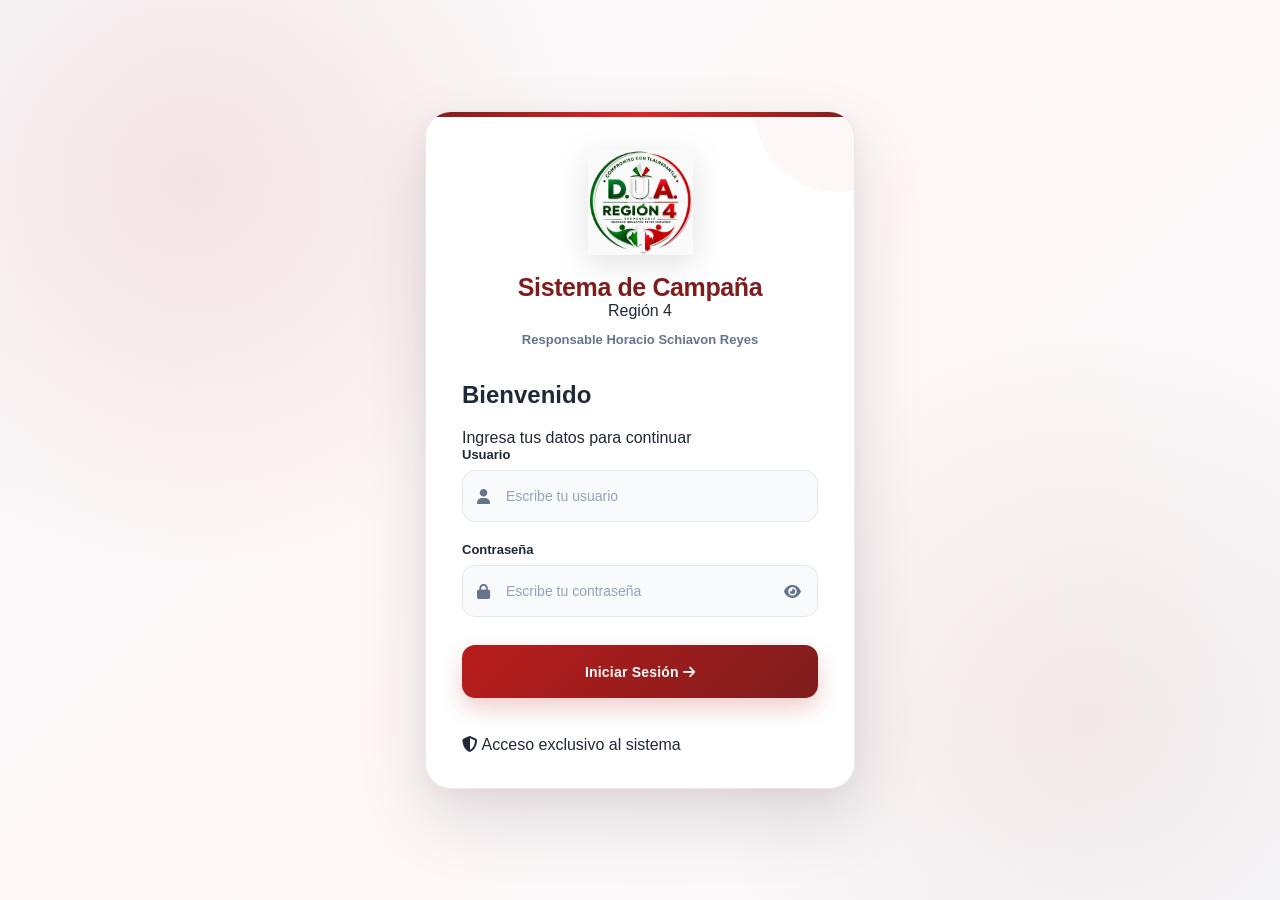
<file: index.html>
<!DOCTYPE html>

<html lang="es">
<head>

<meta charset="UTF-8">

<meta
name="viewport"
content="width=device-width, initial-scale=1.0">

<title>Sistema de Campaña | Región 4</title>

<link
  rel="stylesheet"
  href="css/estilos.css">

<link
  rel="stylesheet"
  href="https://cdnjs.cloudflare.com/ajax/libs/font-awesome/6.5.1/css/all.min.css">

</head>

<body>

<div class="login">

  <!-- ========================================= -->

  <!-- ENCABEZADO -->

  <!-- ========================================= -->

  <div class="logo">


<div class="logo-imagen">

  <img
    src="img/logo.png"
    alt="Logo">

</div>

<h1>
  Sistema de Campaña
</h1>

<div class="region">
  Región 4
</div>

<p>
  Responsable
  <strong>
    Horacio Schiavon Reyes
  </strong>
</p>


  </div>

  <!-- ========================================= -->

  <!-- FORMULARIO -->

  <!-- ========================================= -->

  <div class="formulario-login">


<div class="bienvenida">

  <h2>
    Bienvenido
  </h2>

  <span>
    Ingresa tus datos para continuar
  </span>

</div>


<!-- USUARIO -->

<div class="grupo">

  <label for="usuario">
    Usuario
  </label>

  <div class="input">

    <i class="fa-solid fa-user"></i>

    <input
      type="text"
      id="usuario"
      placeholder="Escribe tu usuario"
      autocomplete="username">

  </div>

</div>


<!-- CONTRASEÑA -->

<div class="grupo">

  <label for="password">
    Contraseña
  </label>

  <div class="input">

    <i class="fa-solid fa-lock"></i>

    <input
      type="password"
      id="password"
      placeholder="Escribe tu contraseña"
      autocomplete="current-password">

    <button
      type="button"
      id="ver"
      aria-label="Mostrar contraseña">

      <i class="fa-solid fa-eye"></i>

    </button>

  </div>

</div>


<!-- BOTÓN -->

<button
  type="button"
  id="login">

  <span>
    Iniciar Sesión
  </span>

  <i class="fa-solid fa-arrow-right"></i>

</button>


<!-- MENSAJE -->

<div
  id="mensaje"
  class="mensaje-login">
</div>


  </div>

  <!-- ========================================= -->

  <!-- PIE -->

  <!-- ========================================= -->

  <div class="login-footer">


<i class="fa-solid fa-shield-halved"></i>

Acceso exclusivo al sistema


  </div>

</div>

<script src="js/login.js"></script>

</body>
</html>
</file>
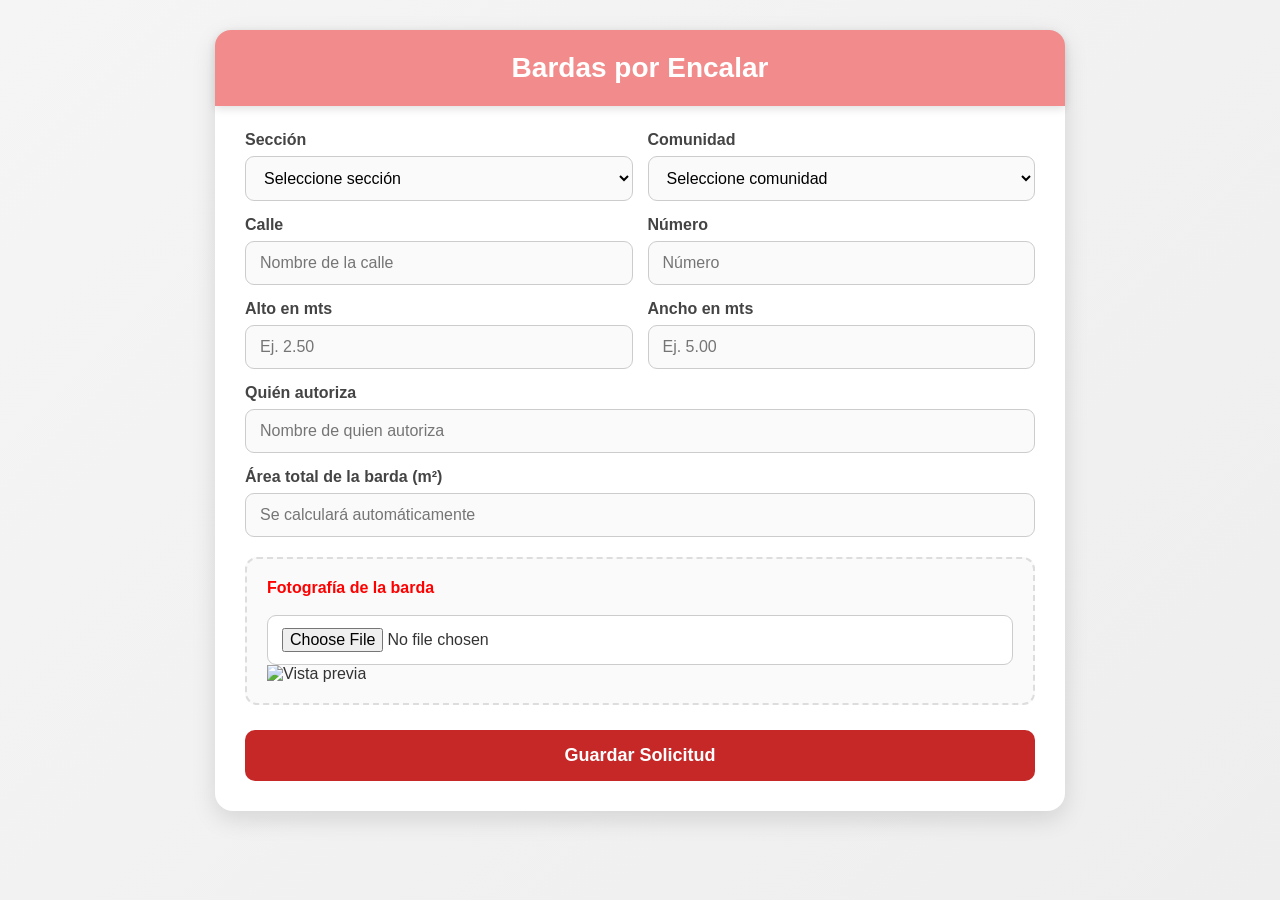
<file: barda.html>
<!DOCTYPE html>
<html lang="es">

<head>

<meta charset="UTF-8">

<meta name="viewport"
      content="width=device-width, initial-scale=1.0">

<title>Bardas por Encalar</title>

<link rel="stylesheet"
      href="css/peti.css">

</head>


<body>


<div class="formulario">


<h1>

<i class="fa-solid fa-paint-roller"></i>

Bardas por Encalar

</h1>


<!-- ================================= -->
<!-- SECCIÓN Y COMUNIDAD -->
<!-- ================================= -->

<div class="fila">


<div class="campo">

<label>
Sección
</label>


<select id="seccion">

<option value="">
Seleccione sección
</option>

<option value="4953">4953</option>
<option value="4954">4954</option>
<option value="4955">4955</option>
<option value="4962">4962</option>
<option value="5025">5025</option>
<option value="5026">5026</option>
<option value="5027">5027</option>
<option value="5034">5034</option>
<option value="5035">5035</option>
<option value="5036">5036</option>
<option value="5049">5049</option>
<option value="5050">5050</option>
<option value="5066">5066</option>
<option value="5067">5067</option>
<option value="5068">5068</option>
<option value="5069">5069</option>
<option value="5070">5070</option>
<option value="5071">5071</option>
<option value="5072">5072</option>
<option value="5073">5073</option>
<option value="5074">5074</option>
<option value="5075">5075</option>
<option value="5076">5076</option>
<option value="5077">5077</option>
<option value="5078">5078</option>
<option value="5079">5079</option>
<option value="5080">5080</option>

</select>

</div>



<div class="campo">

<label>
Comunidad
</label>


<select id="comunidad">

<option value="">
Seleccione comunidad
</option>

</select>

</div>


</div>


<!-- ================================= -->
<!-- CALLE Y NÚMERO -->
<!-- ================================= -->

<div class="fila">


<div class="campo">

<label>
Calle
</label>


<input
type="text"
id="calle"
placeholder="Nombre de la calle">

</div>



<div class="campo">

<label>
Número
</label>


<input
type="text"
id="numero"
placeholder="Número">

</div>


</div>


<!-- ================================= -->
<!-- ALTO Y ANCHO -->
<!-- ================================= -->

<div class="fila">


<div class="campo">

<label>
Alto en mts
</label>


<input
type="number"
id="alto"
step="0.01"
min="0"
placeholder="Ej. 2.50">

</div>



<div class="campo">

<label>
Ancho en mts
</label>


<input
type="number"
id="ancho"
step="0.01"
min="0"
placeholder="Ej. 5.00">

</div>


</div>


<!-- ================================= -->
<!-- QUIÉN AUTORIZA -->
<!-- ================================= -->

<div class="fila">


<div class="campo">

<label>
Quién autoriza
</label>


<input
type="text"
id="autoriza"
placeholder="Nombre de quien autoriza">

</div>


</div>


<!-- ================================= -->
<!-- METROS CUADRADOS -->
<!-- ================================= -->

<div class="campo">

<label>
Área total de la barda (m²)
</label>


<input
type="text"
id="metros"
readonly
placeholder="Se calculará automáticamente">

</div>


<!-- ================================= -->
<!-- FOTOGRAFÍA -->
<!-- ================================= -->

<div class="foto">


<label>
Fotografía de la barda
</label>


<input
type="file"
accept="image/*"
capture="environment"
id="fotoBarda">


<img
id="vistaBarda"
alt="Vista previa">

</div>


<!-- ================================= -->
<!-- BOTÓN -->
<!-- ================================= -->

<button
type="button"
class="boton"
onclick="guardarBarda()">

Guardar Solicitud

</button>


</div>


<script src="js/bardas.js"></script>


</body>

</html>
</file>
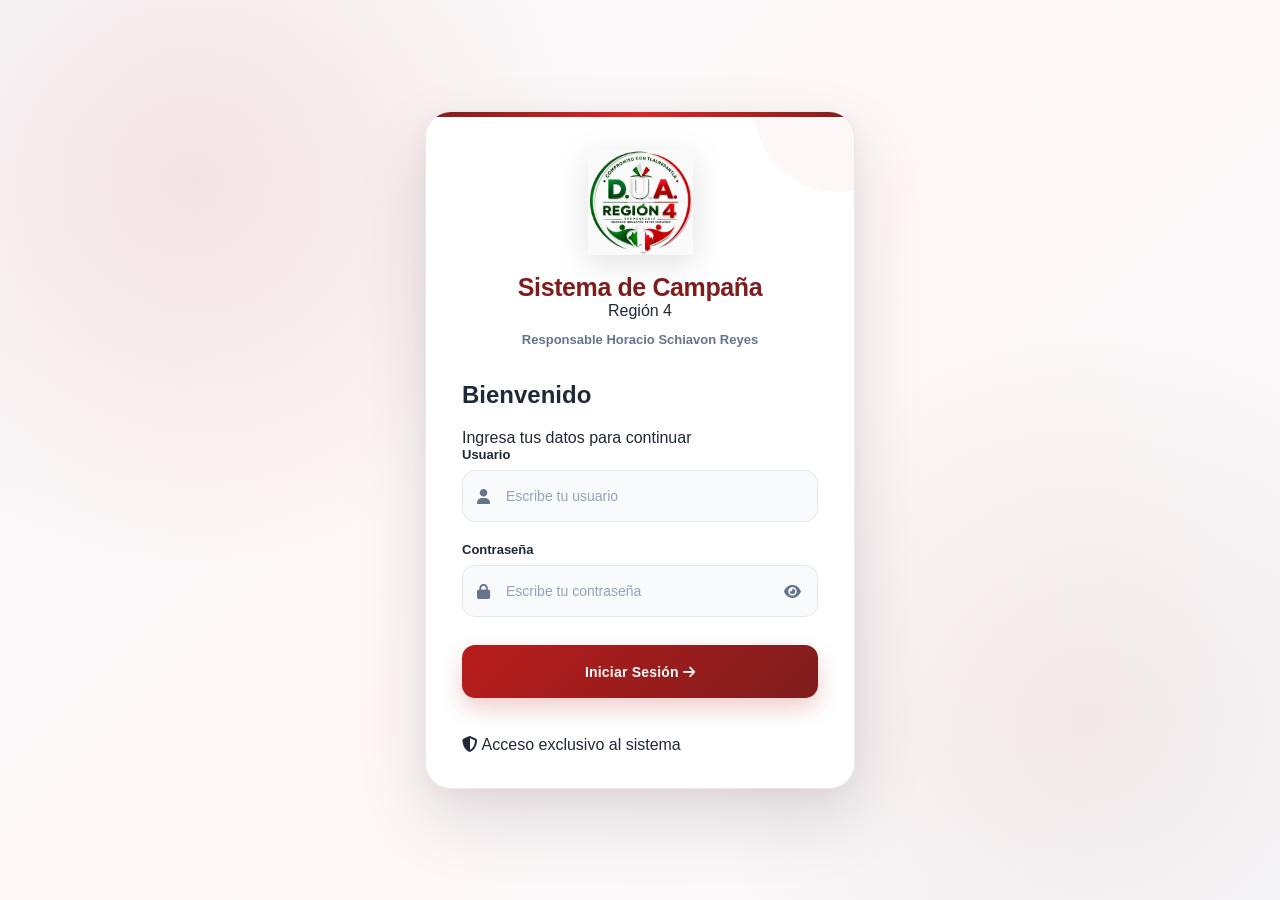
<file: dashboardUsuario.html>
<!DOCTYPE html>
<html lang="es">

<head>

<meta charset="UTF-8">

<meta name="viewport"
      content="width=device-width, initial-scale=1.0">

<title>Dashboard por Usuario</title>

<link rel="stylesheet"
      href="https://cdnjs.cloudflare.com/ajax/libs/font-awesome/6.5.1/css/all.min.css">

<style>

*{
    box-sizing:border-box;
}

body{
    margin:0;
    background:#f4f6f8;
    font-family:"Segoe UI",Arial,sans-serif;
    color:#333;
}

.contenedor{
    width:96%;
    max-width:1500px;
    margin:25px auto;
}

/* =====================================================
   CABECERA
===================================================== */

.cabecera{
    background:linear-gradient(135deg,#991b1b,#dc2626);
    color:white;
    padding:22px 28px;
    border-radius:16px;

    display:flex;
    align-items:center;
    justify-content:space-between;

    box-shadow:0 8px 25px rgba(0,0,0,.15);
    margin-bottom:20px;
}

.titulo{
    display:flex;
    align-items:center;
    gap:15px;
}

.icono-titulo{
    width:55px;
    height:55px;
    border-radius:14px;
    background:rgba(255,255,255,.18);

    display:flex;
    align-items:center;
    justify-content:center;

    font-size:25px;
}

.titulo h1{
    margin:0;
    font-size:25px;
    font-weight:800;
}

.titulo p{
    margin:5px 0 0;
    font-size:13px;
    opacity:.9;
}

.botones{
    display:flex;
    gap:10px;
}

.btn{
    border:none;
    padding:11px 17px;
    border-radius:9px;
    cursor:pointer;
    font-size:14px;
    font-weight:700;
    transition:.2s;
}

.btn:hover{
    transform:translateY(-2px);
}

.regresar{
    background:#7f1d1d;
    color:white;
}

/* =====================================================
   BUSCADOR
===================================================== */

.panel-busqueda{
    background:white;
    border-radius:16px;
    padding:20px;
    margin-bottom:20px;

    box-shadow:0 4px 18px rgba(0,0,0,.07);
}

.panel-busqueda h2{
    margin:0 0 15px;
    color:#7f1d1d;
    font-size:20px;
}

.busqueda{
    display:flex;
    gap:10px;
}

.input-busqueda{
    flex:1;

    border:1px solid #ddd;
    border-radius:10px;

    padding:13px 15px;

    font-size:15px;
    outline:none;
}

.input-busqueda:focus{
    border-color:#b91c1c;
    box-shadow:0 0 0 3px #fee2e2;
}

.btn-buscar{
    border:none;
    border-radius:10px;

    padding:0 22px;

    background:#b91c1c;
    color:white;

    font-weight:700;
    cursor:pointer;
}

.contador{
    margin-top:12px;
    color:#777;
    font-size:13px;
    font-weight:600;
}

/* =====================================================
   PANEL TABLA
===================================================== */

.panel{
    background:white;
    border-radius:16px;
    padding:22px;

    box-shadow:0 4px 18px rgba(0,0,0,.07);
}

.panel-titulo{
    display:flex;
    align-items:center;
    justify-content:space-between;

    margin-bottom:18px;

    border-bottom:1px solid #eee;
    padding-bottom:15px;
}

.panel-titulo h2{
    margin:0;
    color:#7f1d1d;
    font-size:21px;
    font-weight:800;
}

.panel-titulo p{
    margin:5px 0 0;
    color:#777;
    font-size:13px;
}

.tabla-contenedor{
    width:100%;
    overflow-x:auto;

    border-radius:12px;
    border:1px solid #eee;
}

.tabla{
    width:100%;
    border-collapse:collapse;

    min-width:1050px;

    font-size:14px;
}

.tabla thead{
    background:linear-gradient(
        135deg,
        #991b1b,
        #b91c1c
    );

    color:white;
}

.tabla th{
    padding:15px 12px;

    text-align:center;

    font-size:12px;
    font-weight:800;

    text-transform:uppercase;
    letter-spacing:.4px;

    white-space:nowrap;
}

.tabla td{
    padding:13px 12px;

    text-align:center;

    border-bottom:1px solid #eee;

    color:#3f3f46;
    font-weight:600;
}

.tabla tbody tr{
    transition:.15s;
}

.tabla tbody tr:hover{
    background:#fff7f7;
}

/* =====================================================
   USUARIO
===================================================== */

.usuario-login{
    display:inline-flex;
    align-items:center;
    gap:7px;

    padding:7px 10px;

    border-radius:8px;

    background:#fff1f2;
    color:#991b1b;

    font-weight:800;
}

.usuario-nombre{
    text-align:left !important;
    font-weight:700 !important;
}

/* =====================================================
   META
===================================================== */

.meta{
    font-weight:900 !important;
    color:#7f1d1d !important;
}

.meta-pequena{
    display:block;
    font-size:10px;
    color:#999;
    font-weight:600;
}

/* =====================================================
   REGISTROS
===================================================== */

.registros{
    font-weight:900 !important;
    color:#27272a !important;
}

/* =====================================================
   AVANCE
===================================================== */

.porcentaje{
    min-width:160px;
}

.porcentaje-numero{
    display:block;

    font-size:13px;
    font-weight:900;

    color:#991b1b;

    margin-bottom:6px;
}

.barra{
    width:100%;
    height:8px;

    background:#ececec;

    border-radius:20px;

    overflow:hidden;
}

.barra-interior{
    height:100%;

    background:linear-gradient(
        90deg,
        #991b1b,
        #ef4444
    );

    border-radius:20px;

    transition:width .6s ease;
}

/* =====================================================
   VOTARON
===================================================== */

.votaron{
    color:#166534 !important;
    font-weight:900 !important;
}

/* =====================================================
   PENDIENTES
===================================================== */

.pendientes{
    color:#b45309 !important;
    font-weight:900 !important;
}

/* =====================================================
   ESTADO
===================================================== */

.estado{
    font-weight:800;
}

.estado-ok{
    color:#166534;
}

.estado-atrasado{
    color:#b91c1c;
}

.registro-atrasado{
    background:#fff8f8;
}

/* =====================================================
   CARGANDO
===================================================== */

.cargando{
    padding:50px 20px !important;
    text-align:center !important;

    color:#777 !important;

    font-size:15px;
}

.cargando i{
    color:#b91c1c;

    font-size:25px;

    margin-right:8px;
}

/* =====================================================
   MENSAJE
===================================================== */

#mensaje{
    margin-top:15px;

    text-align:center;

    color:#777;

    font-size:13px;
}

/* =====================================================
   RESPONSIVE
===================================================== */

@media(max-width:800px){

    .cabecera{
        flex-direction:column;
        align-items:stretch;
        gap:15px;
    }

    .botones{
        width:100%;
    }

    .btn{
        flex:1;
    }

    .busqueda{
        flex-direction:column;
    }

    .btn-buscar{
        padding:13px;
    }

}

</style>

</head>

<body>

<div class="contenedor">

<!-- =====================================================
     CABECERA
===================================================== -->

<header class="cabecera">

    <div class="titulo">

        <div class="icono-titulo">

            <i class="fa-solid fa-users"></i>

        </div>

        <div>

            <h1>
                Dashboard por Usuario
            </h1>

            <p id="usuarioEstadistica">
                Cargando usuario...
            </p>

        </div>

    </div>


    <div class="botones">

        <button
            class="btn regresar"
            onclick="regresarMenu()">

            <i class="fa-solid fa-arrow-left"></i>

            Menú

        </button>

    </div>

</header>


<!-- =====================================================
     BUSCADOR
===================================================== -->

<section class="panel-busqueda">

    <h2>

        <i class="fa-solid fa-magnifying-glass"></i>

        Buscar usuario

    </h2>


    <div class="busqueda">

        <input
            type="text"
            id="buscarUsuario"
            class="input-busqueda"
            placeholder="Escribe nombre o usuario..."
            autocomplete="off">


        <button
            class="btn-buscar"
            onclick="buscarUsuario()">

            <i class="fa-solid fa-search"></i>

            Buscar

        </button>

    </div>


    <div
        id="contadorUsuarios"
        class="contador">

        Cargando usuarios...

    </div>

</section>


<!-- =====================================================
     TABLA
===================================================== -->

<section class="panel">

    <div class="panel-titulo">

        <div>

            <h2>

                <i class="fa-solid fa-table"></i>

                Avance por usuario

            </h2>

            <p>

                Meta de 90 registros por usuario

            </p>

        </div>

    </div>


    <div class="tabla-contenedor">

        <table class="tabla">

            <thead>

                <tr>

                    <th>
                        Usuario
                    </th>

                    <th>
                        Nombre
                    </th>

                    <th>
                        Meta
                    </th>

                    <th>
                        Registrados
                    </th>

                    <th>
                        Avance
                    </th>

                    <th>
                        Votaron
                    </th>

                    <th>
                        Pendientes por votar
                    </th>

                    <th>
                        Último registro
                    </th>

                </tr>

            </thead>


            <tbody id="tablaUsuarios">

                <tr>

                    <td
                        colspan="8"
                        class="cargando">

                        <i
                            class="fa-solid fa-spinner fa-spin">
                        </i>

                        Cargando usuarios...

                    </td>

                </tr>

            </tbody>

        </table>

    </div>

</section>


<div id="mensaje"></div>

</div>


<script src="js/dashboardUsuario.js"></script>

</body>

</html>
</file>
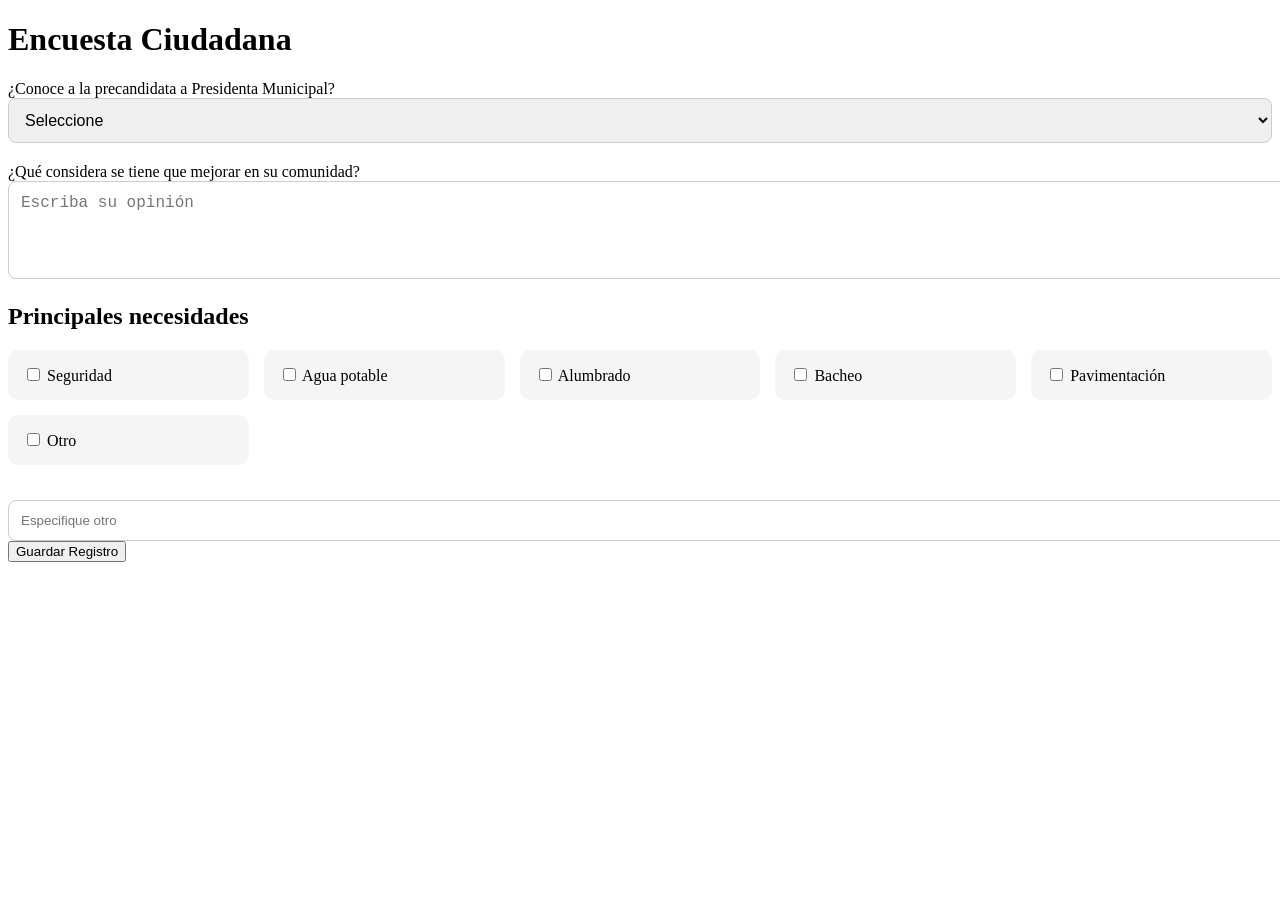
<file: encuesta.html>
<!DOCTYPE html>
<html lang="es">

<head>

<meta charset="UTF-8">

<meta name="viewport" content="width=device-width, initial-scale=1.0">

<title>Encuesta Ciudadana</title>

<link rel="stylesheet" href="css/estylos.css">

</head>


<body>


<div class="formulario">


<h1>
Encuesta Ciudadana
</h1>



<div class="campo">

<label>
¿Conoce a la precandidata a Presidenta Municipal?
</label>


<select id="conoce">

<option value="">
Seleccione
</option>

<option>
Sí
</option>

<option>
No
</option>

</select>


</div>



<div class="campo">


<label>
¿Qué considera se tiene que mejorar en su comunidad?
</label>


<textarea
id="mejora"
rows="4"
placeholder="Escriba su opinión">
</textarea>


</div>




<h2>
Principales necesidades
</h2>


<div class="check">


<label>
<input 
type="checkbox"
value="Seguridad">
Seguridad
</label>


<label>
<input 
type="checkbox"
value="Agua potable">
Agua potable
</label>


<label>
<input 
type="checkbox"
value="Alumbrado">
Alumbrado
</label>


<label>
<input 
type="checkbox"
value="Bacheo">
Bacheo
</label>


<label>
<input 
type="checkbox"
value="Pavimentación">
Pavimentación
</label>


<label>
<input 
type="checkbox"
value="Otro"
id="otroCheck">
Otro
</label>


</div>




<input

id="otro"

placeholder="Especifique otro">


<br>



<button

class="btn"

onclick="guardarEncuesta()">

Guardar Registro

</button>


</div>


<script src="js/encuesta.js"></script>


</body>

</html>
</file>
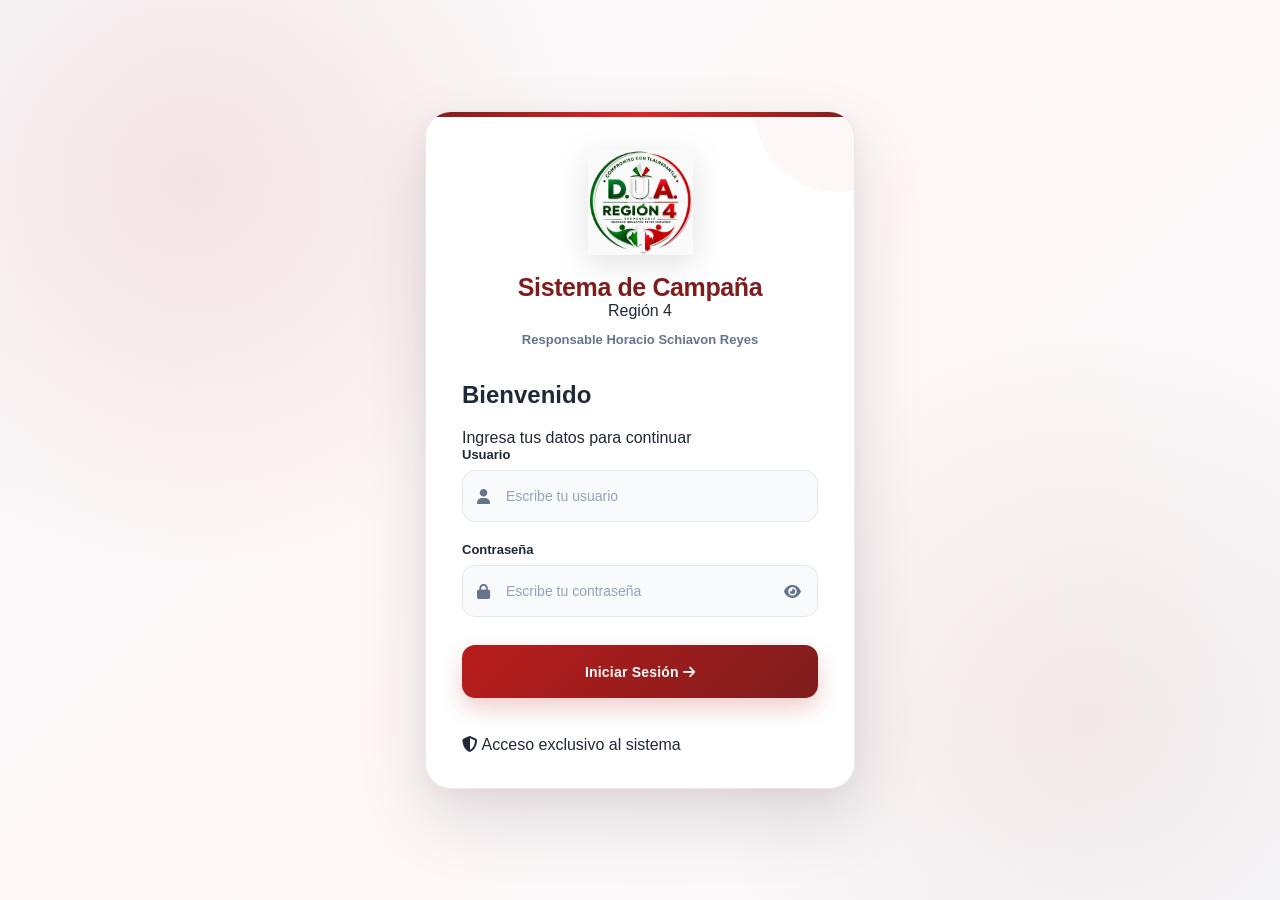
<file: estadistica.html>
<!DOCTYPE html>
<html lang="es">

<head>

<meta charset="UTF-8">

<meta name="viewport"
      content="width=device-width, initial-scale=1.0">

<title>Estadísticas</title>

<link rel="stylesheet"
      href="css/estadistica.css">

<link rel="stylesheet"
      href="https://cdnjs.cloudflare.com/ajax/libs/font-awesome/6.5.1/css/all.min.css">

</head>


<body>


<div class="formulario">


<!-- ========================================
     ENCABEZADO
======================================== -->

<h1>

<i class="fa-solid fa-chart-line"></i>

Estadísticas

</h1>



<!-- ========================================
     BOTÓN REGRESAR
======================================== -->

<button
type="button"
class="boton regresar"
onclick="regresarMenu()">

<i class="fa-solid fa-arrow-left"></i>

Regresar al menú

</button>



<!-- ========================================
     INFORMACIÓN DEL ADMINISTRADOR
======================================== -->

<div class="encabezado">

<div>

<strong>Usuario:</strong>

<span id="nombreUsuario">
Cargando...
</span>

</div>


<div>

<strong>Rol:</strong>

<span id="rolUsuario">
Cargando...
</span>

</div>

</div>



<!-- ========================================
     RESUMEN GENERAL
======================================== -->

<h2>

<i class="fa-solid fa-chart-pie"></i>

Resumen general

</h2>



<div class="resumen">


<div class="tarjeta">

<span class="titulo">
Total de registrados
</span>

<strong id="totalRegistrados">
0
</strong>

</div>



<div class="tarjeta">

<span class="titulo">
Total lista nominal
</span>

<strong id="totalNominal">
0
</strong>

</div>



<div class="tarjeta">

<span class="titulo">
Pendientes por votar
</span>

<strong id="totalPendientes">
0
</strong>

</div>



<div class="tarjeta">

<span class="titulo">
Ya votaron
</span>

<strong id="totalVotaron">
0
</strong>

</div>


</div>



<hr>



<!-- ========================================
     PORCENTAJES
======================================== -->

<h2>

<i class="fa-solid fa-percent"></i>

Porcentajes generales

</h2>



<div class="resumen">


<div class="tarjeta">

<span class="titulo">
Registrados de la lista nominal
</span>

<strong id="piePorcentajeRegistrados">
0%
</strong>

</div>



<div class="tarjeta">

<span class="titulo">
Votaron de los registrados
</span>

<strong id="piePorcentajeVotaron">
0%
</strong>

</div>


</div>



<hr>



<!-- ========================================
     ESTADÍSTICA POR SECCIÓN
======================================== -->

<div class="titulo-seccion-estadistica">


<h2>

<i class="fa-solid fa-chart-column"></i>

Estadística por sección

</h2>



<!-- ========================================
     LEYENDA DE COLORES
======================================== -->

<div
class="leyenda-padron"
style="
display:flex;
align-items:center;
justify-content:flex-end;
flex-wrap:wrap;
gap:8px;
font-size:12px;
">


<span
style="
font-weight:bold;
margin-right:3px;
">

Avance del padrón:

</span>



<!-- 0 - 39% -->

<span
style="
display:inline-flex;
align-items:center;
gap:4px;
white-space:nowrap;
">

<span
style="
display:inline-block;
width:14px;
height:14px;
min-width:14px;
background-color:#ffcccc;
border:1px solid #b00000;
border-radius:3px;
">

</span>

0–39% Muy bajo

</span>



<!-- 40 - 54% -->

<span
style="
display:inline-flex;
align-items:center;
gap:4px;
white-space:nowrap;
">

<span
style="
display:inline-block;
width:14px;
height:14px;
min-width:14px;
background-color:#ffe0b2;
border:1px solid #e65100;
border-radius:3px;
">

</span>

40–54% Regular

</span>



<!-- 55 - 69% -->

<span
style="
display:inline-flex;
align-items:center;
gap:4px;
white-space:nowrap;
">

<span
style="
display:inline-block;
width:14px;
height:14px;
min-width:14px;
background-color:#fff3cd;
border:1px solid #856404;
border-radius:3px;
">

</span>

55–69% En rango

</span>



<!-- 70 - 79% -->

<span
style="
display:inline-flex;
align-items:center;
gap:4px;
white-space:nowrap;
">

<span
style="
display:inline-block;
width:14px;
height:14px;
min-width:14px;
background-color:#d9f2d9;
border:1px solid #286b28;
border-radius:3px;
">

</span>

70–79% Buen avance

</span>



<!-- 80 - 90% -->

<span
style="
display:inline-flex;
align-items:center;
gap:4px;
white-space:nowrap;
">

<span
style="
display:inline-block;
width:14px;
height:14px;
min-width:14px;
background-color:#c8e6c9;
border:1px solid #1b5e20;
border-radius:3px;
">

</span>

80–90% Normal

</span>



<!-- 91 - 99% -->

<span
style="
display:inline-flex;
align-items:center;
gap:4px;
white-space:nowrap;
">

<span
style="
display:inline-block;
width:14px;
height:14px;
min-width:14px;
background-color:#d6e4ff;
border:1px solid #174ea6;
border-radius:3px;
">

</span>

91–99% Muy bueno

</span>



<!-- 100% -->

<span
style="
display:inline-flex;
align-items:center;
gap:4px;
white-space:nowrap;
">

<span
style="
display:inline-block;
width:14px;
height:14px;
min-width:14px;
background-color:#e1bee7;
border:1px solid #6a1b9a;
border-radius:3px;
">

</span>

100% Excelente

</span>


</div>


</div>



<!-- ========================================
     TABLA DE SECCIONES
======================================== -->

<div class="tabla-contenedor">


<table>


<thead>

<tr>

<th>
Sección
</th>

<th>
Lista nominal
</th>

<th>
Registrados
</th>

<th>
% registrados
</th>

<th>
Votaron
</th>

<th>
% votaron
</th>

<th>
Pendientes
</th>

</tr>

</thead>


<tbody
id="tablaSecciones">

<tr>

<td colspan="7">

Cargando información...

</td>

</tr>

</tbody>


</table>


</div>



<hr>



<!-- ========================================
     REGISTROS POR USUARIO
======================================== -->

<h2>

<i class="fa-solid fa-users"></i>

Registros por usuario

</h2>



<div class="tabla-contenedor">


<table>


<thead>

<tr>

<th>
Usuario
</th>

<th>
Nombre
</th>

<th>
Total de registros
</th>

<th>
Fecha del último registro
</th>

</tr>

</thead>


<tbody
id="tablaUsuarios">

<tr>

<td colspan="4">

Cargando información...

</td>

</tr>

</tbody>


</table>


</div>



<!-- ========================================
     BOTONES
======================================== -->

<div class="botones">


<button
type="button"
class="boton actualizar"
onclick="cargarEstadistica()">

<i class="fa-solid fa-rotate"></i>

Actualizar estadísticas

</button>


<button
type="button"
class="boton regresar"
onclick="regresarMenu()">

<i class="fa-solid fa-arrow-left"></i>

Regresar al menú

</button>


</div>



<div
id="mensaje">

</div>


</div>



<script src="js/estadistica.js"></script>


</body>

</html>
</file>
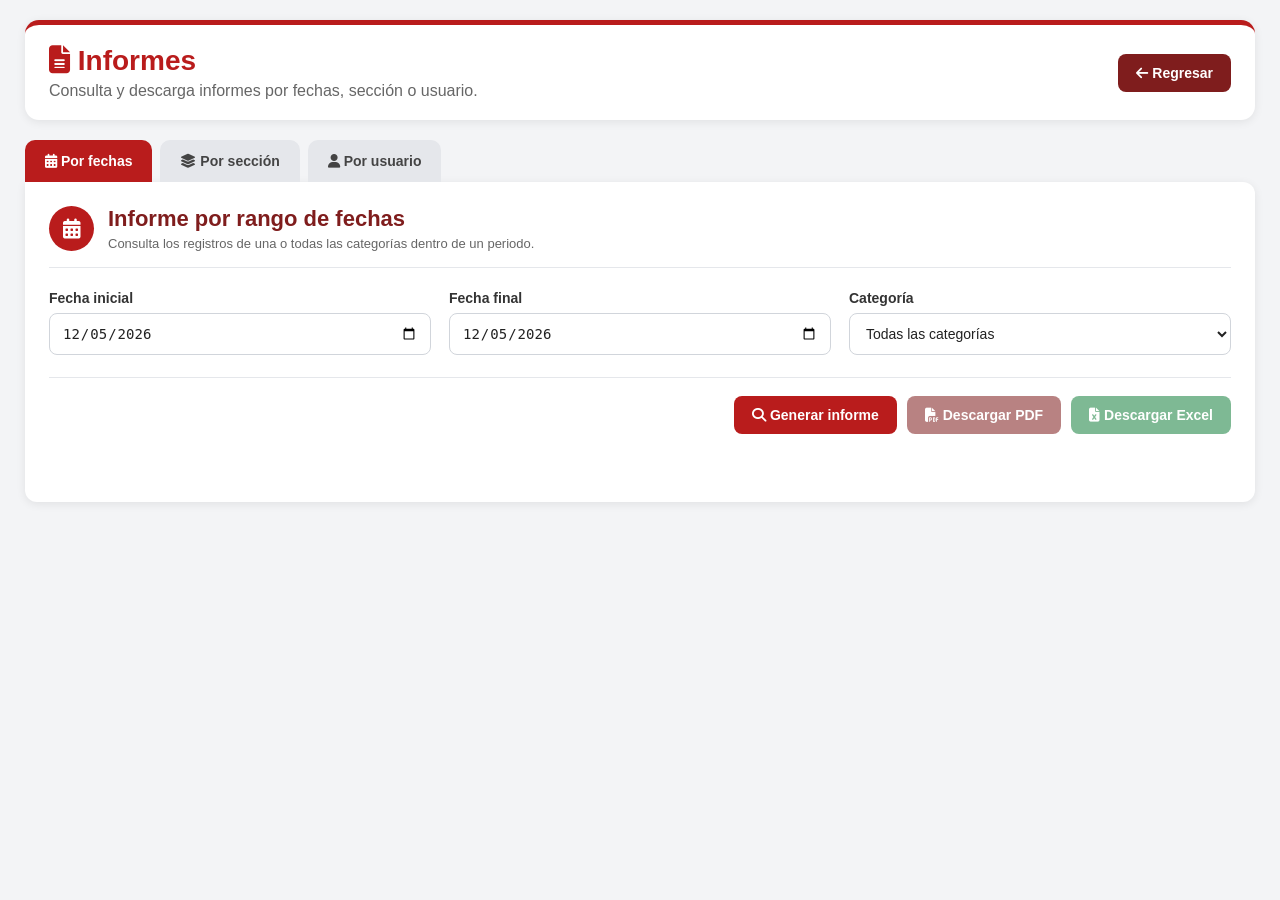
<file: informes.html>
<!DOCTYPE html>
<html lang="es">
<head>
  <meta charset="UTF-8">
  <meta name="viewport" content="width=device-width, initial-scale=1.0">
  <title>Informes</title>
  <link rel="stylesheet" href="css/informes.css">
  <link rel="stylesheet" href="https://cdnjs.cloudflare.com/ajax/libs/font-awesome/6.5.1/css/all.min.css">
</head>
<body>
<div class="contenedor-informes">
  <header class="encabezado-informes">
    <div>
      <h1><i class="fa-solid fa-file-lines"></i> Informes</h1>
      <p>Consulta y descarga informes por fechas, sección o usuario.</p>
    </div>
    <button class="btn-volver" onclick="window.location='menu.html'"><i class="fa-solid fa-arrow-left"></i> Regresar</button>
  </header>

  <div id="mensaje" class="mensaje oculto"></div>

  <div class="pestanas">
    <button class="pestana activa" data-tab="fechas"><i class="fa-solid fa-calendar-days"></i> Por fechas</button>
    <button class="pestana" data-tab="seccion"><i class="fa-solid fa-layer-group"></i> Por sección</button>
    <button class="pestana" data-tab="usuario"><i class="fa-solid fa-user"></i> Por usuario</button>
  </div>

  <section id="tabFechas" class="panel-informe">
    <div class="titulo-panel"><div class="icono-panel"><i class="fa-solid fa-calendar-days"></i></div><div><h2>Informe por rango de fechas</h2><p>Consulta los registros de una o todas las categorías dentro de un periodo.</p></div></div>
    <div class="form-grid">
      <div class="campo"><label for="fechaInicio">Fecha inicial</label><input type="date" id="fechaInicio"></div>
      <div class="campo"><label for="fechaFin">Fecha final</label><input type="date" id="fechaFin"></div>
      <div class="campo"><label for="categoria">Categoría</label><select id="categoria"><option value="todas">Todas las categorías</option><option value="Ciudadanos">Ciudadanos</option><option value="Peticiones">Peticiones</option><option value="Operaciones">Operaciones</option><option value="Bardas">Bardas</option><option value="Reuniones">Reuniones</option></select></div>
    </div>
    <div class="acciones">
      <button id="btnConsultarFechas" class="btn-principal"><i class="fa-solid fa-magnifying-glass"></i> Generar informe</button>
      <button id="btnPdfFechas" class="btn-pdf" disabled><i class="fa-solid fa-file-pdf"></i> Descargar PDF</button>
      <button id="btnExcelFechas" class="btn-excel" disabled><i class="fa-solid fa-file-excel"></i> Descargar Excel</button>
    </div>
    <div id="resumenFechas" class="resumen-informe"></div><div id="resultadoFechas" class="resultado"></div>
  </section>

  <section id="tabSeccion" class="panel-informe oculto">
    <div class="titulo-panel"><div class="icono-panel"><i class="fa-solid fa-layer-group"></i></div><div><h2>Informe por sección</h2><p>Consulta todos los registros asociados con una sección.</p></div></div>
    <div class="form-grid seccion-grid"><div class="campo"><label for="seccion">Sección</label><input type="text" id="seccion" placeholder="Ejemplo: 1234" autocomplete="off"></div></div>
    <div class="acciones">
      <button id="btnConsultarSeccion" class="btn-principal"><i class="fa-solid fa-magnifying-glass"></i> Consultar sección</button>
      <button id="btnPdfSeccion" class="btn-pdf" disabled><i class="fa-solid fa-file-pdf"></i> Descargar PDF</button>
      <button id="btnExcelSeccion" class="btn-excel" disabled><i class="fa-solid fa-file-excel"></i> Descargar Excel</button>
    </div>
    <div id="resumenSeccion" class="resumen-informe"></div><div id="resultadoSeccion" class="resultado"></div>
  </section>

  <section id="tabUsuario" class="panel-informe oculto">
    <div class="titulo-panel"><div class="icono-panel"><i class="fa-solid fa-user"></i></div><div><h2>Informe por usuario</h2><p>Consulta todo lo registrado por un usuario y descarga el informe en PDF, Excel o Word.</p></div></div>
    <div class="form-grid seccion-grid">
      <div class="campo"><label for="usuarioInforme">Usuario</label><select id="usuarioInforme"><option value="">Seleccione un usuario...</option></select></div>
    </div>
    <div class="acciones">
      <button id="btnConsultarUsuario" class="btn-principal"><i class="fa-solid fa-magnifying-glass"></i> Consultar usuario</button>
      <button id="btnPdfUsuario" class="btn-pdf" disabled><i class="fa-solid fa-file-pdf"></i> Descargar PDF</button>
      <button id="btnExcelUsuario" class="btn-excel" disabled><i class="fa-solid fa-file-excel"></i> Descargar Excel</button>
      <button id="btnWordUsuario" class="btn-word" disabled><i class="fa-solid fa-file-word"></i> Descargar Word</button>
    </div>
    <div id="resumenUsuario" class="resumen-informe"></div><div id="resultadoUsuario" class="resultado"></div>
  </section>
</div>
<script src="js/informes.js"></script>
</body>
</html>
</file>
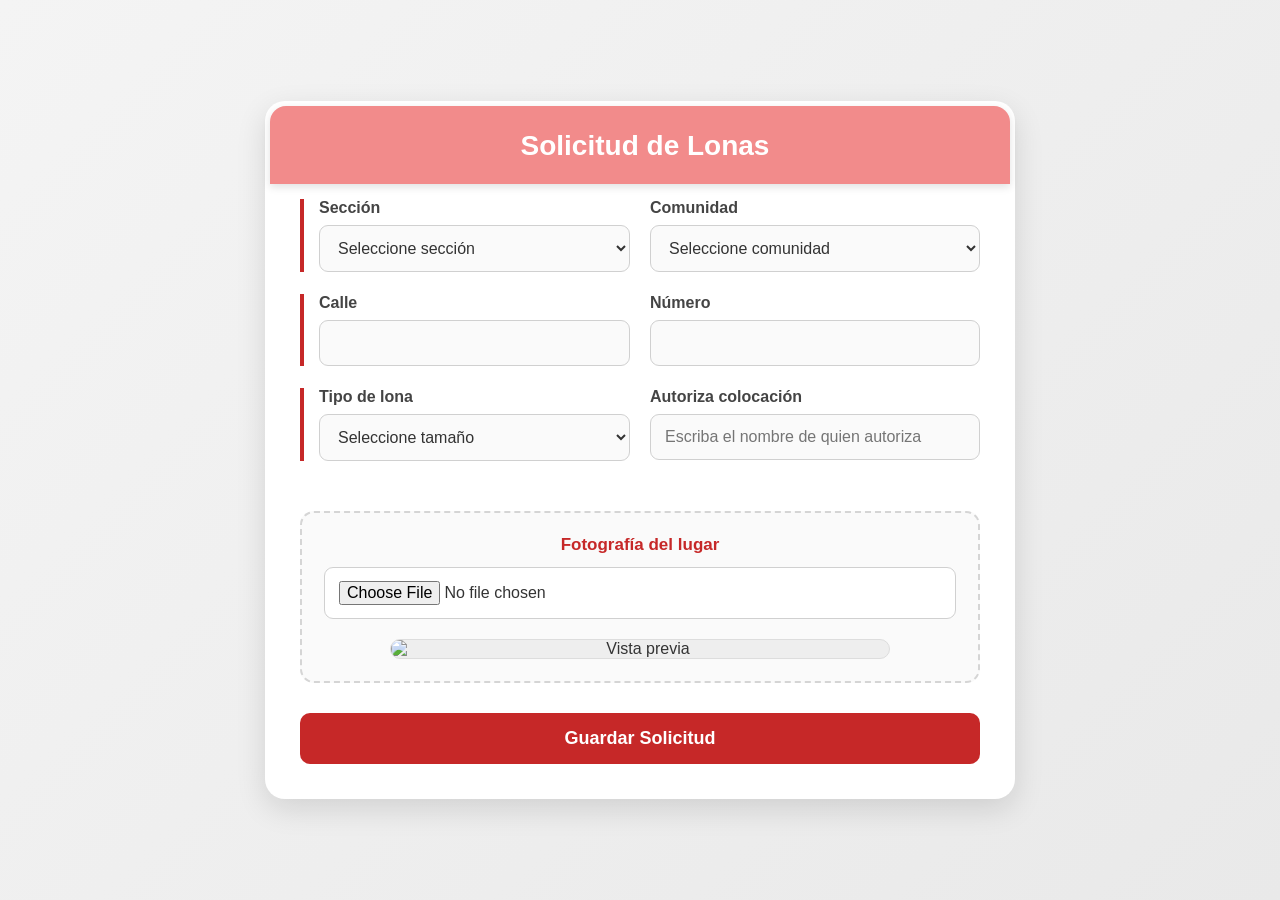
<file: lonas.html>
<!DOCTYPE html>
<html lang="es">

<head>

<meta charset="UTF-8">

<meta name="viewport"
      content="width=device-width, initial-scale=1.0">

<title>Solicitud de Lonas</title>

<link rel="stylesheet"
      href="css/lona.css">

</head>


<body>


<div class="formulario">


<h1>

<i class="fa-solid fa-flag"></i>

Solicitud de Lonas

</h1>


<!-- ================================= -->
<!-- SECCIÓN Y COMUNIDAD -->
<!-- ================================= -->

<div class="fila">


<div class="campo">

<label>
Sección
</label>


<select id="seccion">

<option value="">
Seleccione sección
</option>

<option value="4953">4953</option>
<option value="4954">4954</option>
<option value="4955">4955</option>
<option value="4962">4962</option>
<option value="5025">5025</option>
<option value="5026">5026</option>
<option value="5027">5027</option>
<option value="5034">5034</option>
<option value="5035">5035</option>
<option value="5036">5036</option>
<option value="5049">5049</option>
<option value="5050">5050</option>
<option value="5066">5066</option>
<option value="5067">5067</option>
<option value="5068">5068</option>
<option value="5069">5069</option>
<option value="5070">5070</option>
<option value="5071">5071</option>
<option value="5072">5072</option>
<option value="5073">5073</option>
<option value="5074">5074</option>
<option value="5075">5075</option>
<option value="5076">5076</option>
<option value="5077">5077</option>
<option value="5078">5078</option>
<option value="5079">5079</option>
<option value="5080">5080</option>

</select>

</div>



<div class="campo">

<label>
Comunidad
</label>


<select id="comunidad">

<option value="">
Seleccione comunidad
</option>

</select>

</div>


</div>


<!-- ================================= -->
<!-- CALLE Y NÚMERO -->
<!-- ================================= -->

<div class="fila">


<div class="campo">

<label>
Calle
</label>


<input
type="text"
id="calle">

</div>



<div class="campo">

<label>
Número
</label>


<input
type="text"
id="numero">

</div>


</div>


<!-- ================================= -->
<!-- TIPO DE LONA Y AUTORIZACIÓN -->
<!-- ================================= -->

<div class="fila">


<div class="campo">

<label>
Tipo de lona
</label>


<select id="tipoLona">

<option value="">
Seleccione tamaño
</option>

<option value="Chica">
Chica
</option>

<option value="Mediana">
Mediana
</option>

<option value="Grande">
Grande
</option>

</select>

</div>



<div class="campo">

<label>
Autoriza colocación
</label>

<input
  type="text"
  id="autoriza"
  placeholder="Escriba el nombre de quien autoriza">

</div>


</div>


<!-- ================================= -->
<!-- FOTOGRAFÍA -->
<!-- ================================= -->

<div class="foto">


<label>
Fotografía del lugar
</label>


<input
type="file"
accept="image/*"
capture="environment"
id="fotoLona">


<img
id="vistaLona"
alt="Vista previa">

</div>


<!-- ================================= -->
<!-- BOTÓN -->
<!-- ================================= -->

<button
type="button"
class="boton"
onclick="guardarLona()">

Guardar Solicitud

</button>


</div>


<script src="js/lonas.js"></script>


</body>

</html>
</file>
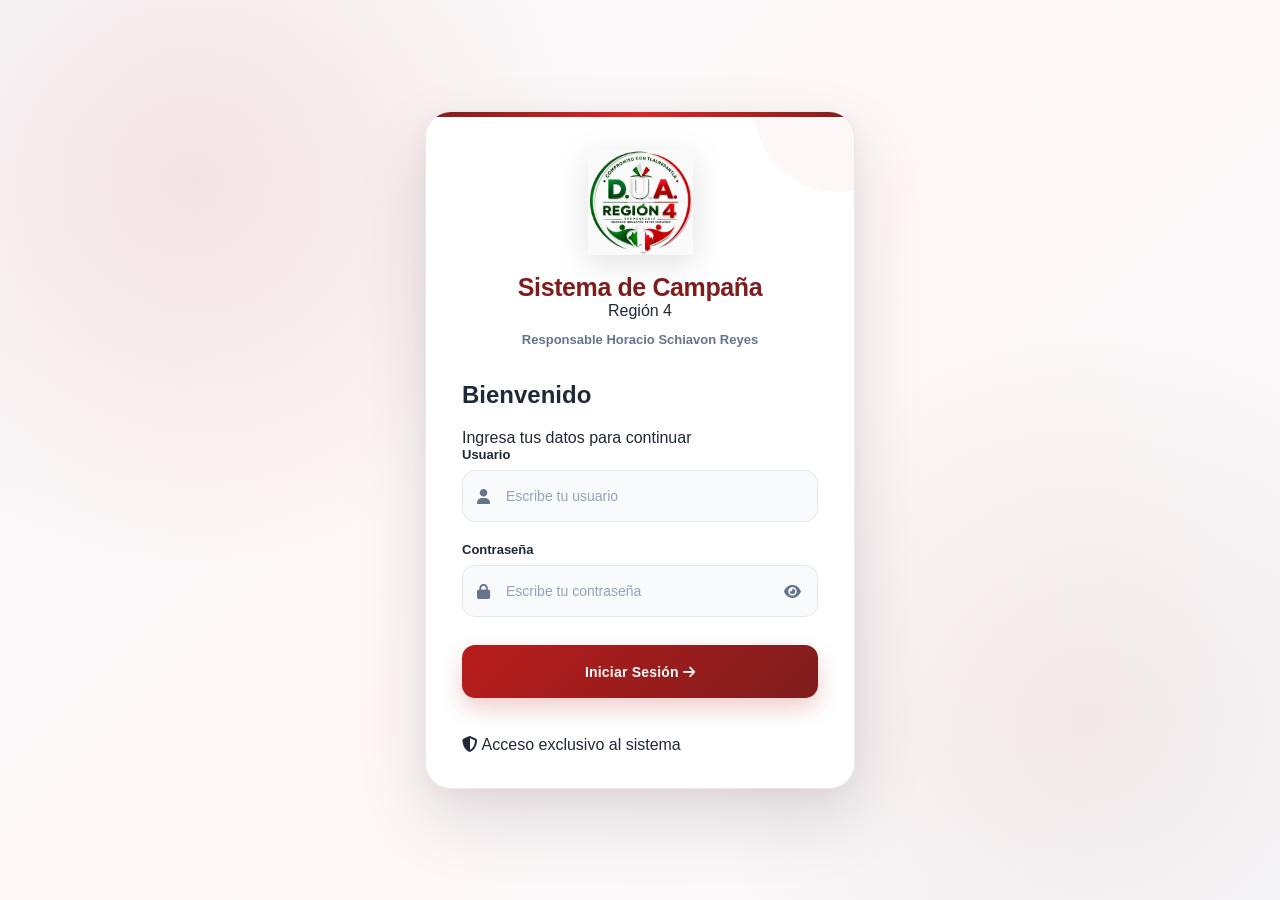
<file: Menu.html>
<!DOCTYPE html>
<html lang="es">

<head>

  <meta charset="UTF-8">

  <meta
    name="viewport"
    content="width=device-width, initial-scale=1.0"
  >

  <title>
    Menú Principal | Sistema de Campaña Región 4
  </title>

  <link
    rel="stylesheet"
    href="css/estiloss.css"
  >

  <link
    rel="stylesheet"
    href="https://cdnjs.cloudflare.com/ajax/libs/font-awesome/6.5.1/css/all.min.css"
  >

</head>


<body>

  <main class="contenedor-menu">


    <!-- =====================================================
         CABECERA
         ===================================================== -->

    <header class="cabecera">

      <div class="marca">

        <div class="logo">

          <i class="fa-solid fa-users"></i>

        </div>


        <div>

          <h1>
            Sistema de Campaña Región 4
          </h1>

          <h2 id="usuarioActivo">
            Bienvenido
          </h2>

        </div>

      </div>


      <button
        class="salir"
        type="button"
        onclick="cerrarSesion()"
      >

        <i class="fa-solid fa-right-from-bracket"></i>

        Salir

      </button>

    </header>



    <!-- =====================================================
         BIENVENIDA
         ===================================================== -->

    <section class="bienvenida">

      <div>

        <span class="eyebrow">
          PANEL PRINCIPAL
        </span>

        <h3>
          Gestión de registros
        </h3>

        <p>
          Selecciona una opción para continuar.
        </p>

      </div>


      <div class="estado">

        <i class="fa-solid fa-circle-check"></i>

        Sesión activa

      </div>

    </section>



    <!-- =====================================================
         TARJETAS
         ===================================================== -->

    <section
      class="tarjetas"
      aria-label="Opciones del sistema"
    >


      <!-- REGISTRO -->

      <button
        class="tarjeta"
        id="btnRegistro"
        type="button"
        onclick="abrir('registro.html')"
      >

        <span class="icono">
          <i class="fa-solid fa-user-plus"></i>
        </span>

        <h2>
          Registro
        </h2>

        <p>
          Alta de ciudadanos
        </p>

      </button>



      <!-- PETICIONES -->

      <button
        class="tarjeta"
        id="btnPeticiones"
        type="button"
        onclick="abrir('peticiones.html')"
      >

        <span class="icono">
          <i class="fa-solid fa-hand-holding-heart"></i>
        </span>

        <h2>
          Peticiones Ciudadanas
        </h2>

        <p>
          Solicitudes de apoyo
        </p>

      </button>



      <!-- OPERACIONES -->

      <button
        class="tarjeta"
        id="btnOperacion"
        type="button"
        onclick="abrir('operacion.html')"
      >

        <span class="icono">
          <i class="fa-solid fa-people-group"></i>
        </span>

        <h2>
          Solicitudes para Operar
        </h2>

        <p>
          Lonas, bardas y reuniones
        </p>

      </button>



      <!-- MIS REGISTROS -->

      <button
        class="tarjeta"
        id="btnMisRegistros"
        type="button"
        onclick="abrir('misregistros.html')"
      >

        <span class="icono">
          <i class="fa-solid fa-folder-open"></i>
        </span>

        <h2>
          Mis Registros
        </h2>

        <p>
          Consultar información capturada
        </p>

      </button>



      <!-- ESTADÍSTICAS -->

      <button
        class="tarjeta"
        id="btnEstadisticas"
        type="button"
        onclick="abrir('estadistica.html')"
      >

        <span class="icono">
          <i class="fa-solid fa-chart-line"></i>
        </span>

        <h2>
          Estadísticas
        </h2>

        <p>
          Indicadores y avances
        </p>

      </button>



      <!-- INFORMES -->

      <button
        class="tarjeta"
        id="btnInformes"
        type="button"
        onclick="abrir('informes.html')"
      >

        <span class="icono">
          <i class="fa-solid fa-file-pdf"></i>
        </span>

        <h2>
          Informes
        </h2>

        <p>
          Generar y exportar informes
        </p>

      </button>



      <!-- USUARIOS -->

      <button
        class="tarjeta"
        id="btnUsuarios"
        type="button"
        onclick="abrir('usuarios.html')"
      >

        <span class="icono">
          <i class="fa-solid fa-user-gear"></i>
        </span>

        <h2>
          Administrar Usuarios
        </h2>

        <p>
          Gestión de usuarios del sistema
        </p>

      </button>



      <!-- VALIDACIONES -->

      <button
        class="tarjeta"
        id="btnConfiguracion"
        type="button"
        onclick="abrir('validacion.html')"
      >

        <span class="icono">
          <i class="fa-solid fa-shield-halved"></i>
        </span>

        <h2>
          Validaciones
        </h2>

        <p>
          Validación de registros
        </p>

      </button>



      <!-- =================================================
           PANEL DE SUPERVISIÓN
           SOLO ADMINISTRADOR Y COORDINADOR
           ================================================= -->

      <button
        class="tarjeta"
        id="btnSupervision"
        type="button"
        onclick="abrir('supervision.html')"
      >

        <span class="icono">

          <i class="fa-solid fa-clipboard-check"></i>

        </span>

        <h2>
          Panel de Supervisión
        </h2>

        <p>
          Avance por ruta, sección y usuario
        </p>

      </button>


    </section>

  </main>


  <script src="js/permisos.js"></script>

  <script src="js/menu.js"></script>

</body>

</html>
</file>
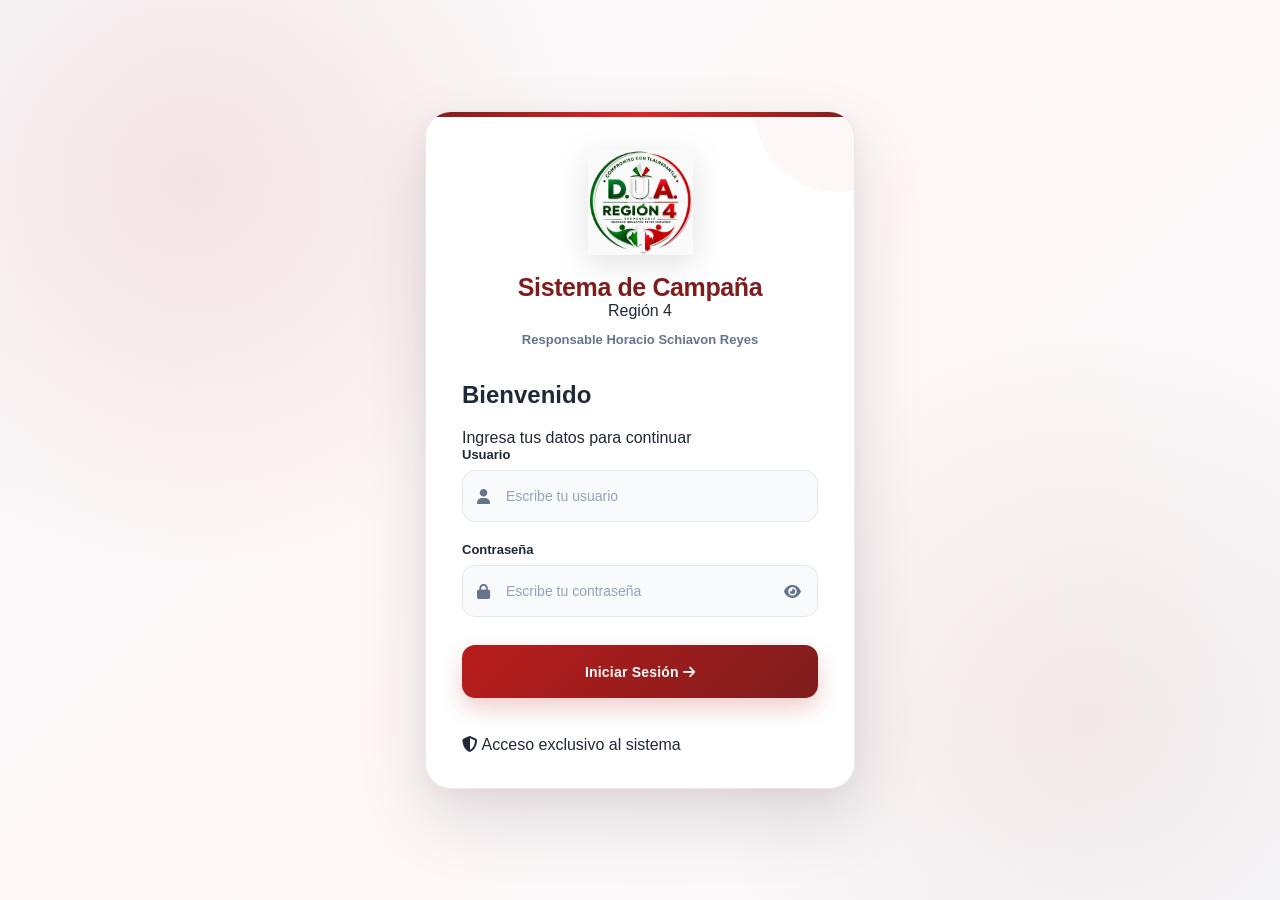
<file: misregistros.html>
<!DOCTYPE html>
<html lang="es">

<head>

  <meta charset="UTF-8">

  <meta
    name="viewport"
    content="width=device-width, initial-scale=1.0"
  >

  <title>Mis Registros</title>

  <link
    rel="stylesheet"
    href="css/misregistros.css"
  >

  <link
    rel="stylesheet"
    href="https://cdnjs.cloudflare.com/ajax/libs/font-awesome/6.5.1/css/all.min.css"
  >

</head>

<body>

  <main class="contenedor">

    <header class="cabecera">

      <div class="marca">

        <div class="logo">
          <i class="fa-solid fa-folder-open"></i>
        </div>

        <div>

          <span class="eyebrow">
            SISTEMA DE CAMPAÑA REGIÓN 4
          </span>

          <h1>
            Mis Registros
          </h1>

          <p id="usuarioActivo">
            Cargando usuario...
          </p>

        </div>

      </div>

      <button
        type="button"
        class="btn-volver"
        onclick="volverMenu()"
      >
        <i class="fa-solid fa-arrow-left"></i>
        Menú
      </button>

    </header>


    <section
      id="avisoInactividad"
      class="aviso-inactividad oculto"
    >

      <div class="aviso-icono">
        <i class="fa-solid fa-triangle-exclamation"></i>
      </div>

      <div>

        <strong>
          Mantén actualizada tu base de ciudadanos
        </strong>

        <p>
          No has registrado ciudadanos durante los últimos
          2 días. Te recomendamos mantener actualizada la
          base para llevar un mejor seguimiento.
        </p>

      </div>

      <button
        type="button"
        onclick="cerrarAviso()"
        class="cerrar-aviso"
        aria-label="Cerrar aviso"
      >
        <i class="fa-solid fa-xmark"></i>
      </button>

    </section>


    <section class="resumen">

      <div class="resumen-card principal">

        <div class="resumen-icon">
          <i class="fa-solid fa-users"></i>
        </div>

        <div>

          <span>
            Ciudadanos registrados
          </span>

          <strong id="totalCiudadanos">
            0 / 90
          </strong>

        </div>

      </div>


      <div class="resumen-card">

        <span>
          Avance
        </span>

        <strong id="porcentajeAvance">
          0%
        </strong>

      </div>


      <div class="resumen-card">

        <span>
          Faltan
        </span>

        <strong id="faltanCiudadanos">
          90
        </strong>

      </div>


      <div class="resumen-card">

        <span>
          Votaron
        </span>

        <strong id="totalVotaron">
          0
        </strong>

      </div>

    </section>


    <section class="progreso-card">

      <div class="progreso-cabecera">

        <div>

          <span class="eyebrow">
            META PERSONAL
          </span>

          <h2>
            Avance de ciudadanos
          </h2>

        </div>

        <strong id="textoProgreso">
          0 de 90
        </strong>

      </div>

      <div class="barra">

        <div
          id="barraProgreso"
          style="width:0%"
        ></div>

      </div>

      <p id="mensajeProgreso">
        Comienza a registrar ciudadanos para avanzar
        hacia tu meta.
      </p>

    </section>


    <nav
      class="pestanas-principales"
      role="tablist"
      aria-label="Categorías de registros"
    >

      <button
        type="button"
        class="pestana activa"
        data-categoria="ciudadanos"
        onclick="seleccionarCategoria('ciudadanos')"
      >
        <i class="fa-solid fa-users"></i>
        Ciudadanos
      </button>


      <button
        type="button"
        class="pestana"
        data-categoria="peticiones"
        onclick="seleccionarCategoria('peticiones')"
      >
        <i class="fa-solid fa-hand-holding-heart"></i>
        Peticiones
      </button>


      <button
        type="button"
        class="pestana"
        data-categoria="operaciones"
        onclick="seleccionarCategoria('operaciones')"
      >
        <i class="fa-solid fa-people-group"></i>
        Lonas
      </button>


      <button
        type="button"
        class="pestana"
        data-categoria="bardas"
        onclick="seleccionarCategoria('bardas')"
      >
        <i class="fa-solid fa-paint-roller"></i>
        Bardas
      </button>


      <button
        type="button"
        class="pestana"
        data-categoria="reuniones"
        onclick="seleccionarCategoria('reuniones')"
      >
        <i class="fa-solid fa-calendar-days"></i>
        Reuniones
      </button>


      <button
        type="button"
        class="pestana"
        data-categoria="avance"
        onclick="seleccionarCategoria('avance')"
      >
        <i class="fa-solid fa-chart-line"></i>
        Mi avance
      </button>

    </nav>


    <section
      id="subPestanas"
      class="subpestanas"
      aria-label="Filtros de registros"
    ></section>


    <section class="contenido">

      <div id="listaRegistros"></div>

    </section>

  </main>


  <!-- ============================================================
       MODAL REALIZADO
  ============================================================ -->

  <div
    id="modalRealizado"
    class="modal-overlay oculto"
    role="dialog"
    aria-modal="true"
    aria-labelledby="tituloModalRealizado"
  >

    <div class="modal-realizado">

      <div class="modal-cabecera">

        <div>

          <span class="eyebrow">
            ACTUALIZAR REGISTRO
          </span>

          <h2 id="tituloModalRealizado">
            Marcar como realizado
          </h2>

        </div>

        <button
          type="button"
          class="modal-cerrar"
          onclick="cerrarModalRealizado()"
          aria-label="Cerrar"
        >
          <i class="fa-solid fa-xmark"></i>
        </button>

      </div>


      <div
        id="infoRegistroRealizado"
        class="info-registro-realizado"
      ></div>


      <form
        id="formRealizado"
        onsubmit="guardarRealizado(event)"
        autocomplete="off"
      >

        <input
          type="hidden"
          id="realizadoFolio"
          name="realizadoFolio"
        >

        <input
          type="hidden"
          id="realizadoCategoria"
          name="realizadoCategoria"
        >

        <input
          type="hidden"
          id="realizadoFila"
          name="realizadoFila"
        >


        <div class="campo">

          <label for="realizadoFecha">

            <i class="fa-regular fa-calendar"></i>

            Fecha de realización

          </label>

          <input
            type="date"
            id="realizadoFecha"
            name="fechaRealizado"
            required
          >

        </div>


        <div class="campo">

          <label for="realizadoComentario">

            <i class="fa-regular fa-comment"></i>

            Comentario <span style="color:red;">*</span>

          </label>

          <textarea
            id="realizadoComentario"
            name="comentarioRealizado"
            rows="4"
            placeholder="Escribe un comentario sobre cómo se realizó..."
            required
            minlength="1"
          ></textarea>

        </div>


        <div class="campo">

          <label>

            <i class="fa-solid fa-camera"></i>

            Fotografía de evidencia

          </label>


          <div class="foto-realizado">

            <label
              for="realizadoFoto"
              class="btn-foto-realizado"
            >

              <i class="fa-solid fa-camera"></i>

              Tomar / seleccionar foto

            </label>


            <input
              type="file"
              id="realizadoFoto"
              name="realizadoFoto"
              accept="image/*"
              capture="environment"
              onchange="previsualizarFotoRealizado(this)"
              hidden
            >


            <div
              id="previewFotoRealizado"
              class="preview-foto-realizado"
            >

              <div class="preview-vacio">

                <i class="fa-regular fa-image"></i>

                <span>
                  No se ha seleccionado fotografía
                </span>

              </div>

            </div>

          </div>

        </div>


        <div class="modal-acciones">

          <button
            type="button"
            class="btn-modal cancelar"
            onclick="cerrarModalRealizado()"
          >

            <i class="fa-solid fa-xmark"></i>

            Cancelar

          </button>


          <button
            type="submit"
            class="btn-modal guardar"
            id="btnGuardarRealizado"
          >

            <i class="fa-solid fa-check"></i>

            Guardar como realizado

          </button>

        </div>

      </form>

    </div>

  </div>


  <!-- ============================================================
       MODAL EVIDENCIA
  ============================================================ -->

  <div
    id="modalEvidencia"
    class="modal-overlay oculto"
    role="dialog"
    aria-modal="true"
    aria-labelledby="tituloModalEvidencia"
  >

    <div class="modal-evidencia">

      <div class="modal-cabecera">

        <div>

          <span class="eyebrow">
            EVIDENCIA
          </span>

          <h2 id="tituloModalEvidencia">
            Fotografía del registro
          </h2>

        </div>

        <button
          type="button"
          class="modal-cerrar"
          onclick="cerrarModalEvidencia()"
          aria-label="Cerrar"
        >
          <i class="fa-solid fa-xmark"></i>
        </button>

      </div>


      <div
        id="infoEvidencia"
        class="info-registro-realizado"
      ></div>


      <div class="evidencia-imagen-contenedor">

        <img
          id="imagenEvidencia"
          src=""
          alt="Fotografía de evidencia"
        >

      </div>


      <div class="modal-acciones">

        <button
          type="button"
          class="btn-modal cancelar"
          onclick="cerrarModalEvidencia()"
        >

          <i class="fa-solid fa-xmark"></i>

          Cerrar

        </button>

      </div>

    </div>

  </div>


  <!-- ============================================================
       CARGANDO
  ============================================================ -->

  <div
    id="cargandoGeneral"
    class="cargando-general oculto"
  >

    <div class="cargando-general-contenido">

      <i class="fa-solid fa-spinner fa-spin"></i>

      <span id="textoCargandoGeneral">
        Procesando...
      </span>

    </div>

  </div>


  <!-- ============================================================
       JAVASCRIPT
       EL ?v=2 OBLIGA A CARGAR LA VERSIÓN NUEVA
  ============================================================ -->

  <script src="js/misregistros.js?v=20260826-3"></script>

</body>
</html>
</file>
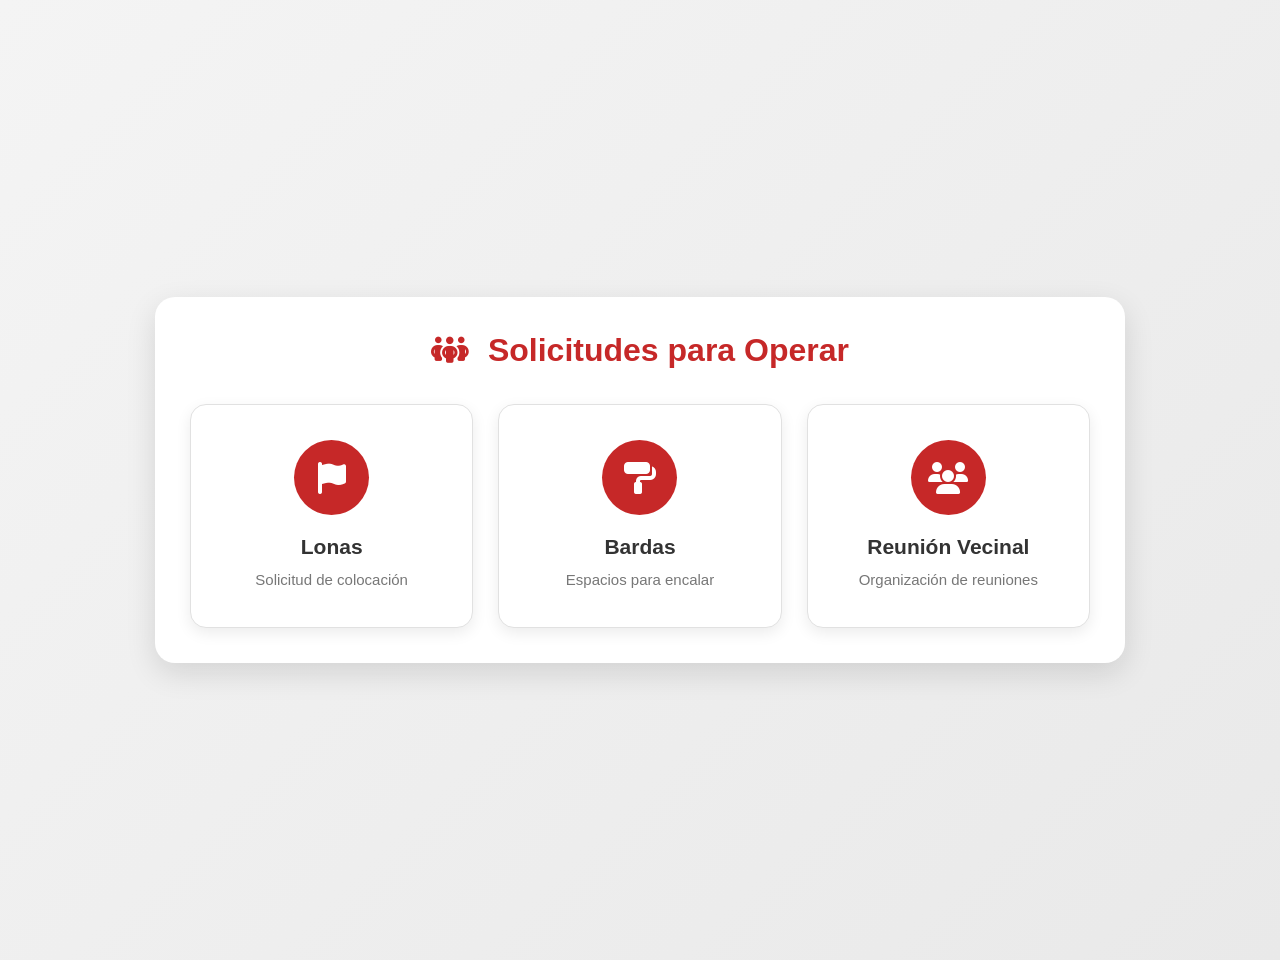
<file: operacion.html>
<!DOCTYPE html>
<html lang="es">

<head>

<meta charset="UTF-8">

<meta name="viewport" content="width=device-width, initial-scale=1.0">

<title>Solicitudes para Operar</title>

<link rel="stylesheet" href="css/oper.css">
<link rel="stylesheet"
href="https://cdnjs.cloudflare.com/ajax/libs/font-awesome/6.5.1/css/all.min.css">

</head>


<body>


<div class="formulario">


<h1>
<i class="fa-solid fa-people-group"></i>

Solicitudes para Operar

</h1>



<div class="opciones-operacion">



<div class="tarjeta"

onclick="abrirOperacion('lonas.html')">

<i class="fa-solid fa-flag"></i>

<h2>Lonas</h2>

<p>Solicitud de colocación</p>

</div>




<div class="tarjeta"

onclick="abrirOperacion('barda.html')">

<i class="fa-solid fa-paint-roller"></i>

<h2>Bardas</h2>

<p>Espacios para encalar</p>

</div>




<div class="tarjeta"

onclick="abrirOperacion('reunion.html')">

<i class="fa-solid fa-users"></i>

<h2>Reunión Vecinal</h2>

<p>Organización de reuniones</p>

</div>



</div>



</div>


<script src="js/operacion.js"></script>


</body>

</html>
</file>
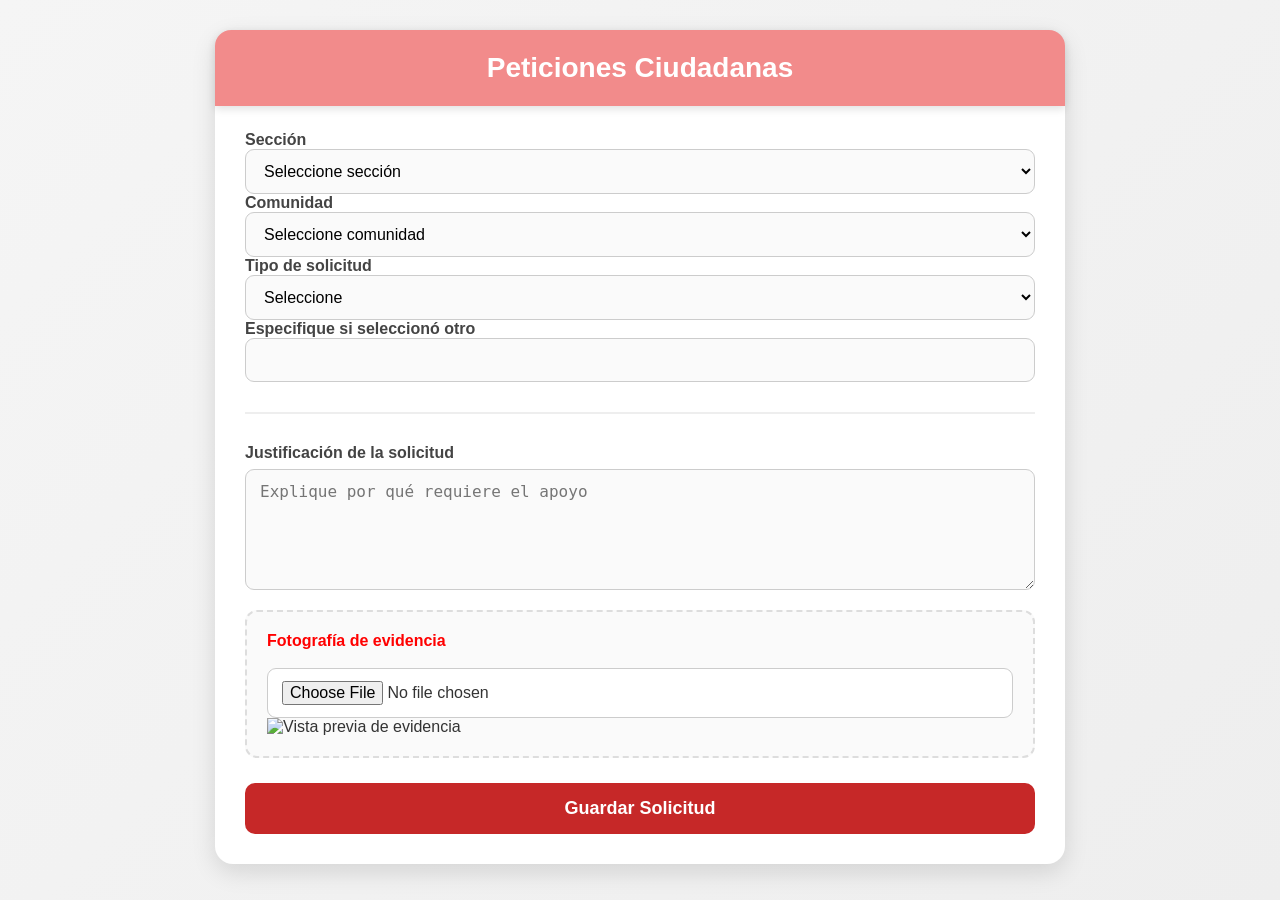
<file: peticiones.html>
<!DOCTYPE html>
<html lang="es">

<head>

<meta charset="UTF-8">

<meta name="viewport"
      content="width=device-width, initial-scale=1.0">

<title>Peticiones Ciudadanas</title>

<link rel="stylesheet"
      href="css/peti.css">

</head>


<body>


<div class="formulario">


<h1>
<i class="fa-solid fa-hand-holding-heart"></i>
Peticiones Ciudadanas
</h1>


<div class="grid">


<!-- ================================= -->
<!-- SECCIÓN -->
<!-- ================================= -->

<div>

<label>
Sección
</label>


<select id="seccion">

<option value="">
Seleccione sección
</option>

<option value="4953">4953</option>
<option value="4954">4954</option>
<option value="4955">4955</option>
<option value="4962">4962</option>
<option value="5025">5025</option>
<option value="5026">5026</option>
<option value="5027">5027</option>
<option value="5034">5034</option>
<option value="5035">5035</option>
<option value="5036">5036</option>
<option value="5049">5049</option>
<option value="5050">5050</option>
<option value="5066">5066</option>
<option value="5067">5067</option>
<option value="5068">5068</option>
<option value="5069">5069</option>
<option value="5070">5070</option>
<option value="5071">5071</option>
<option value="5072">5072</option>
<option value="5073">5073</option>
<option value="5074">5074</option>
<option value="5075">5075</option>
<option value="5076">5076</option>
<option value="5077">5077</option>
<option value="5078">5078</option>
<option value="5079">5079</option>
<option value="5080">5080</option>

</select>

</div>


<!-- ================================= -->
<!-- COMUNIDAD -->
<!-- ================================= -->

<div>

<label>
Comunidad
</label>


<select id="comunidad">

<option value="">
Seleccione comunidad
</option>

</select>

</div>


<!-- ================================= -->
<!-- TIPO DE SOLICITUD -->
<!-- ================================= -->

<div>

<label>
Tipo de solicitud
</label>


<select id="tipoSolicitud">

<option value="">
Seleccione
</option>

<option value="Silla de ruedas">
Silla de ruedas
</option>

<option value="Bastón">
Bastón
</option>

<option value="Láminas">
Láminas
</option>

<option value="Otro">
Otro
</option>

</select>

</div>


<!-- ================================= -->
<!-- OTRO -->
<!-- ================================= -->

<div>

<label>
Especifique si seleccionó otro
</label>


<input
id="otroSolicitud"
type="text">

</div>


</div>


<hr>


<!-- ================================= -->
<!-- JUSTIFICACIÓN -->
<!-- ================================= -->

<div class="campo">

<label>
Justificación de la solicitud
</label>


<textarea
id="justificacion"
rows="5"
placeholder="Explique por qué requiere el apoyo">
</textarea>

</div>


<!-- ================================= -->
<!-- FOTOGRAFÍA -->
<!-- ================================= -->

<div class="foto">

<label>
Fotografía de evidencia
</label>


<input
type="file"
id="fotoSolicitud"
accept="image/*"
capture="environment">


<img
id="vistaSolicitud"
alt="Vista previa de evidencia">

</div>


<!-- ================================= -->
<!-- BOTÓN -->
<!-- ================================= -->

<button
type="button"
class="boton"
onclick="guardarPeticion()">

Guardar Solicitud

</button>


</div>


<script src="js/peticiones.js?v=4"></script>


</body>

</html>
</file>
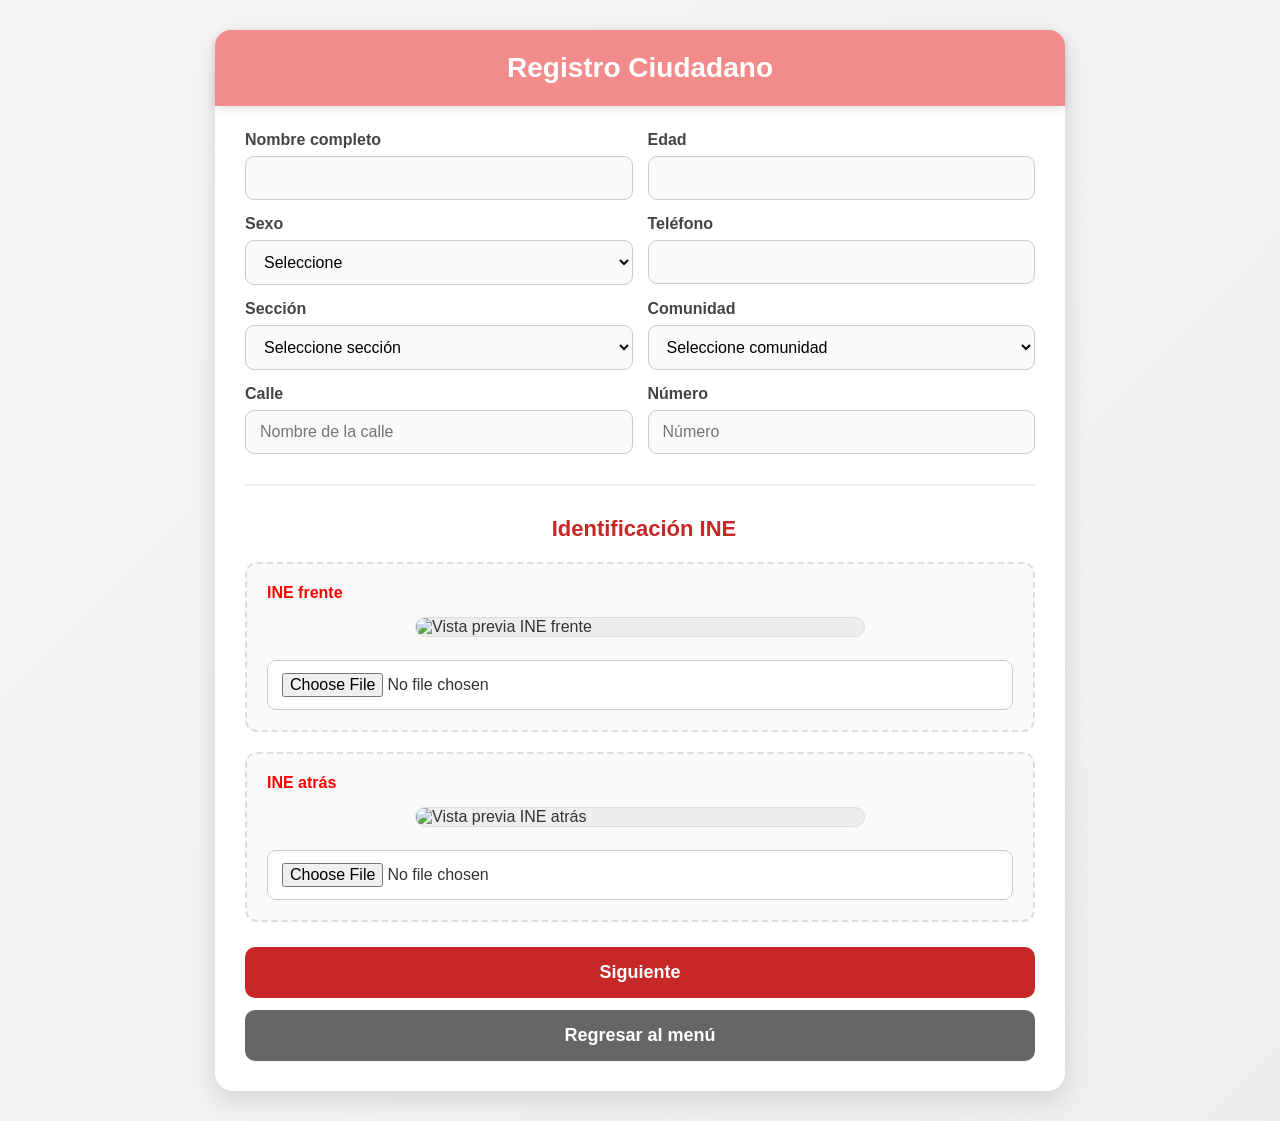
<file: registro.html>
<!DOCTYPE html>
<html lang="es">

<head>

<meta charset="UTF-8">

<meta name="viewport"
      content="width=device-width, initial-scale=1.0">

<title>Registro Ciudadano Región 4</title>

<link rel="stylesheet"
      href="css/peti.css">

</head>


<body>


<div class="formulario">


<h1>
Registro Ciudadano
</h1>


<!-- ================================= -->
<!-- NOMBRE Y EDAD -->
<!-- ================================= -->

<div class="fila">


<div class="campo">

<label>
Nombre completo
</label>

<input
id="nombre"
type="text">

</div>


<div class="campo">

<label>
Edad
</label>

<input
id="edad"
type="number">

</div>


</div>


<!-- ================================= -->
<!-- SEXO Y TELÉFONO -->
<!-- ================================= -->

<div class="fila">


<div class="campo">

<label>
Sexo
</label>

<select id="sexo">

<option value="">
Seleccione
</option>

<option value="Masculino">
Masculino
</option>

<option value="Femenino">
Femenino
</option>

<option value="Otro">
Otro
</option>

</select>

</div>


<div class="campo">

<label>
Teléfono
</label>

<input
id="telefono"
type="tel">

</div>


</div>


<!-- ================================= -->
<!-- SECCIÓN Y COMUNIDAD -->
<!-- ================================= -->

<div class="fila">


<div class="campo">

<label>
Sección
</label>

<select id="seccion">

<option value="">
Seleccione sección
</option>

<option value="4953">4953</option>
<option value="4954">4954</option>
<option value="4955">4955</option>
<option value="4962">4962</option>
<option value="5025">5025</option>
<option value="5026">5026</option>
<option value="5027">5027</option>
<option value="5034">5034</option>
<option value="5035">5035</option>
<option value="5036">5036</option>
<option value="5049">5049</option>
<option value="5050">5050</option>
<option value="5066">5066</option>
<option value="5067">5067</option>
<option value="5068">5068</option>
<option value="5069">5069</option>
<option value="5070">5070</option>
<option value="5071">5071</option>
<option value="5072">5072</option>
<option value="5073">5073</option>
<option value="5074">5074</option>
<option value="5075">5075</option>
<option value="5076">5076</option>
<option value="5077">5077</option>
<option value="5078">5078</option>
<option value="5079">5079</option>
<option value="5080">5080</option>

</select>

</div>


<div class="campo">

<label>
Comunidad
</label>

<select id="comunidad">

<option value="">
Seleccione comunidad
</option>

</select>

</div>


</div>


<!-- ================================= -->
<!-- CALLE Y NÚMERO -->
<!-- ================================= -->

<div class="fila">


<div class="campo">

<label>
Calle
</label>

<input
id="calle"
type="text"
placeholder="Nombre de la calle">

</div>


<div class="campo">

<label>
Número
</label>

<input
id="numero"
type="text"
placeholder="Número">

</div>


</div>


<!-- ================================= -->
<!-- IDENTIFICACIÓN INE -->
<!-- ================================= -->

<hr>


<h2>

<i class="fa-solid fa-user-plus"></i>

Identificación INE

</h2>


<!-- ================================= -->
<!-- INE FRENTE -->
<!-- ================================= -->

<div class="foto">

<label>
INE frente
</label>


<img
id="vistaFrente"
alt="Vista previa INE frente">


<input
type="file"
accept="image/*"
capture="environment"
id="ineFrente">

</div>


<!-- ================================= -->
<!-- INE ATRÁS -->
<!-- ================================= -->

<div class="foto">

<label>
INE atrás
</label>


<img
id="vistaAtras"
alt="Vista previa INE atrás">


<input
type="file"
accept="image/*"
capture="environment"
id="ineAtras">

</div>


<!-- ================================= -->
<!-- BOTONES -->
<!-- ================================= -->

<div class="botones-fila">


<button
type="button"
class="boton"
onclick="siguiente()">

Siguiente

</button>


<a
href="Menu.html"
class="boton boton-menu">

Regresar al menú

</a>


</div>


</div>


<script src="js/registro.js?v=3"></script>


</body>

</html>
</file>
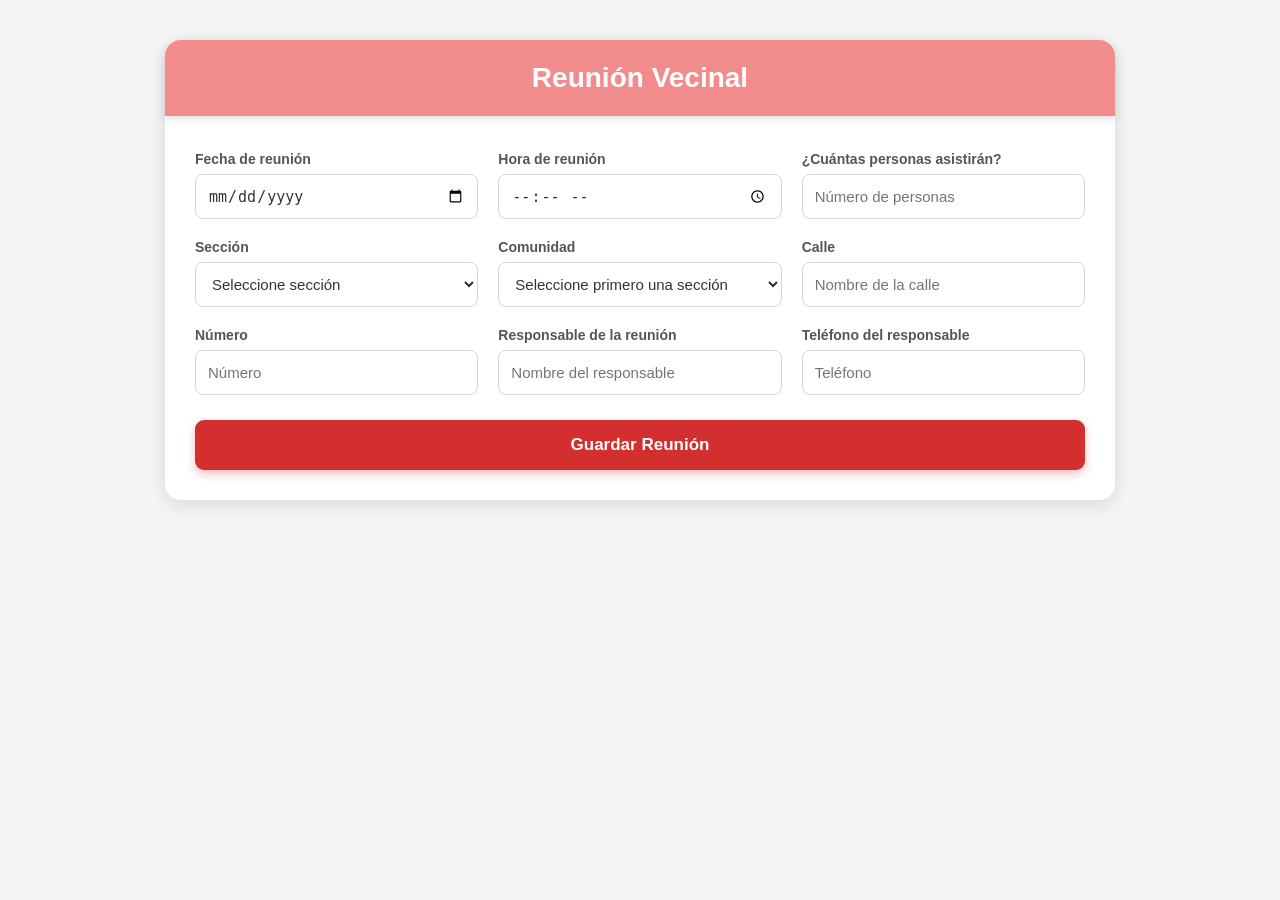
<file: reunion.html>
<!DOCTYPE html>
<html lang="es">

<head>

  <meta charset="UTF-8">

  <meta
    name="viewport"
    content="width=device-width, initial-scale=1.0"
  >

  <title>Reunión Vecinal</title>

  <link
    rel="stylesheet"
    href="css/reu.css"
  >

</head>


<body>


<div class="formulario">


  <!-- =====================================
       ENCABEZADO
  ====================================== -->

  <h1>
     Reunión Vecinal
  </h1>


  <!-- =====================================
       FECHA
  ====================================== -->

  <div class="campo">

    <label for="fecha">
      Fecha de reunión
    </label>

    <input
      type="date"
      id="fecha"
    >

  </div>


  <!-- =====================================
       HORA
  ====================================== -->

  <div class="campo">

    <label for="hora">
      Hora de reunión
    </label>

    <input
      type="time"
      id="hora"
    >

  </div>


  <!-- =====================================
       PERSONAS
  ====================================== -->

  <div class="campo">

    <label for="personas">
      ¿Cuántas personas asistirán?
    </label>

    <input
      type="number"
      id="personas"
      min="1"
      placeholder="Número de personas"
    >

  </div>


  <!-- =====================================
       SECCIÓN
  ====================================== -->

  <div class="campo">

    <label for="seccion">
      Sección
    </label>

    <select id="seccion">

      <option value="">
        Seleccione sección
      </option>

  <option value="4953">4953</option>
                <option value="4954">4954</option>
                <option value="4955">4955</option>
                <option value="4962">4962</option>
                <option value="5025">5025</option>
                <option value="5026">5026</option>
                <option value="5027">5027</option>
                <option value="5034">5034</option>
                <option value="5035">5035</option>
                <option value="5036">5036</option>
                <option value="5049">5049</option>
                <option value="5050">5050</option>
                <option value="5066">5066</option>
                <option value="5067">5067</option>
                <option value="5068">5068</option>
                <option value="5069">5069</option>
                <option value="5070">5070</option>
                <option value="5071">5071</option>
                <option value="5072">5072</option>
                <option value="5073">5073</option>
                <option value="5074">5074</option>
                <option value="5075">5075</option>
                <option value="5076">5076</option>
                <option value="5077">5077</option>
                <option value="5078">5078</option>
                <option value="5079">5079</option>
                <option value="5080">5080</option>

    </select>

  </div>


  <!-- =====================================
       COMUNIDAD
  ====================================== -->

  <div class="campo">

    <label for="comunidad">
      Comunidad
    </label>

    <select id="comunidad">

      <option value="">
        Seleccione primero una sección
      </option>

    </select>

  </div>


  <!-- =====================================
       CALLE
  ====================================== -->

  <div class="campo">

    <label for="calle">
      Calle
    </label>

    <input
      type="text"
      id="calle"
      placeholder="Nombre de la calle"
    >

  </div>


  <!-- =====================================
       NÚMERO
  ====================================== -->

  <div class="campo">

    <label for="numero">
      Número
    </label>

    <input
      type="text"
      id="numero"
      placeholder="Número"
    >

  </div>


  <!-- =====================================
       RESPONSABLE
  ====================================== -->

  <div class="campo">

    <label for="responsable">
      Responsable de la reunión
    </label>

    <input
      type="text"
      id="responsable"
      placeholder="Nombre del responsable"
    >

  </div>


  <!-- =====================================
       TELÉFONO
  ====================================== -->

  <div class="campo">

    <label for="telefono">
      Teléfono del responsable
    </label>

    <input
      type="tel"
      id="telefono"
      placeholder="Teléfono"
    >

  </div>


  <!-- =====================================
       BOTÓN
  ====================================== -->

  <button
    type="button"
    class="boton"
    onclick="guardarReunion()"
  >
    Guardar Reunión
  </button>


</div>


<script src="js/reunion.js"></script>


</body>

</html>
</file>
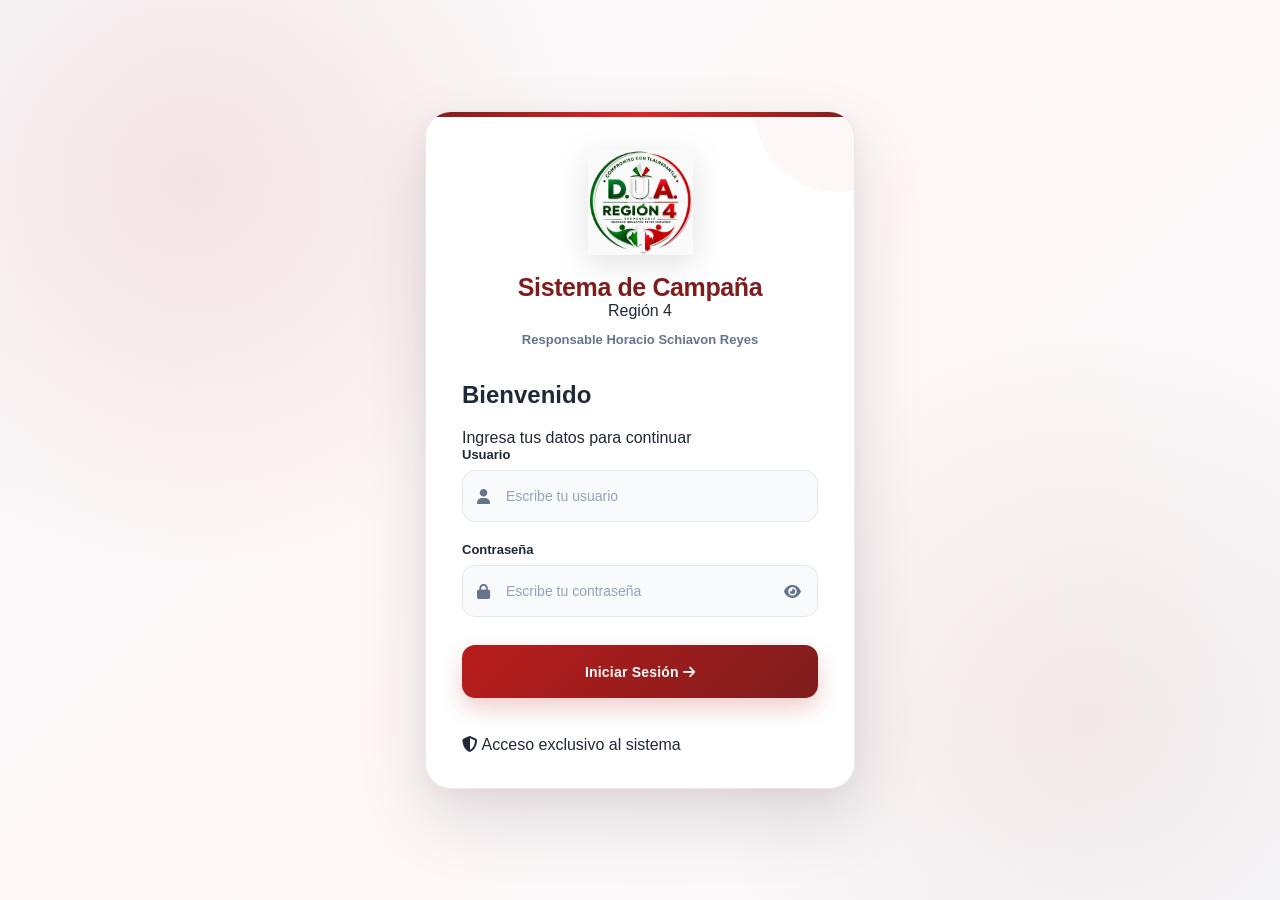
<file: supervision.html>
<!DOCTYPE html>
<html lang="es">

<head>

<meta charset="UTF-8">

<meta name="viewport" content="width=device-width, initial-scale=1.0">

<title>Panel de Supervisión</title>

<link rel="stylesheet" href="css/supervisor.css">

<link rel="stylesheet"
href="https://cdnjs.cloudflare.com/ajax/libs/font-awesome/6.5.1/css/all.min.css">

</head>

<body>

<div class="contenedor">

<header class="cabecera">

<div class="titulo">

<div class="icono-titulo">
<i class="fa-solid fa-chart-line"></i>
</div>

<div>

<h1>Panel de Supervisión</h1>

<p id="usuarioSupervisor">
Cargando usuario...
</p>

</div>

</div>

<div class="botones">

<button
class="btn actualizar"
onclick="cargarSupervision()">

<i class="fa-solid fa-rotate"></i>
Actualizar

</button>

<button
class="btn regresar"
onclick="regresarMenu()">

<i class="fa-solid fa-arrow-left"></i>
Menú

</button>

</div>

</header>


<section class="resumen">

<div class="tarjeta">

<div class="tarjeta-icono">
<i class="fa-solid fa-address-book"></i>
</div>

<div>

<span>Lista Nominal</span>

<strong id="totalListaNominal">0</strong>

</div>

</div>


<div class="tarjeta">

<div class="tarjeta-icono">
<i class="fa-solid fa-users"></i>
</div>

<div>

<span>Registrados</span>

<strong id="totalRegistrados">0</strong>

</div>

</div>


<div class="tarjeta">

<div class="tarjeta-icono">
<i class="fa-solid fa-hourglass-half"></i>
</div>

<div>

<span>Pendientes por votar</span>

<strong id="totalPendientes">0</strong>

</div>

</div>


<div class="tarjeta">

<div class="tarjeta-icono">
<i class="fa-solid fa-check-circle"></i>
</div>

<div>

<span>Ya votaron</span>

<strong id="totalVotaron">0</strong>

</div>

</div>


<div class="tarjeta avance">

<div class="tarjeta-icono">
<i class="fa-solid fa-chart-pie"></i>
</div>

<div>

<span>Avance general</span>

<strong id="avanceGeneral">0%</strong>

</div>

</div>

</section>


<section class="panel">

<div class="panel-titulo">

<div>

<h2>
<i class="fa-solid fa-route"></i>
Avance por ruta
</h2>

<p>
Resumen de lista nominal, registrados, avance y votación por ruta
</p>

</div>

</div>


<div class="tabla-contenedor">

<table class="tabla">

<thead>

<tr>

<th>Ruta</th>

<th>Secciones</th>

<th>Lista Nominal</th>

<th>Registrados</th>

<th>Avance</th>

<th>Pendientes por votar</th>

<th>Votaron</th>

</tr>

</thead>

<tbody id="tablaRutas">

<tr>

<td colspan="7" class="cargando">

<i class="fa-solid fa-spinner fa-spin"></i>

Cargando rutas...

</td>

</tr>

</tbody>

</table>

</div>

</section>


<div id="mensaje"></div>

</div>


<script src="js/supervisor.js"></script>

</body>

</html>
</file>
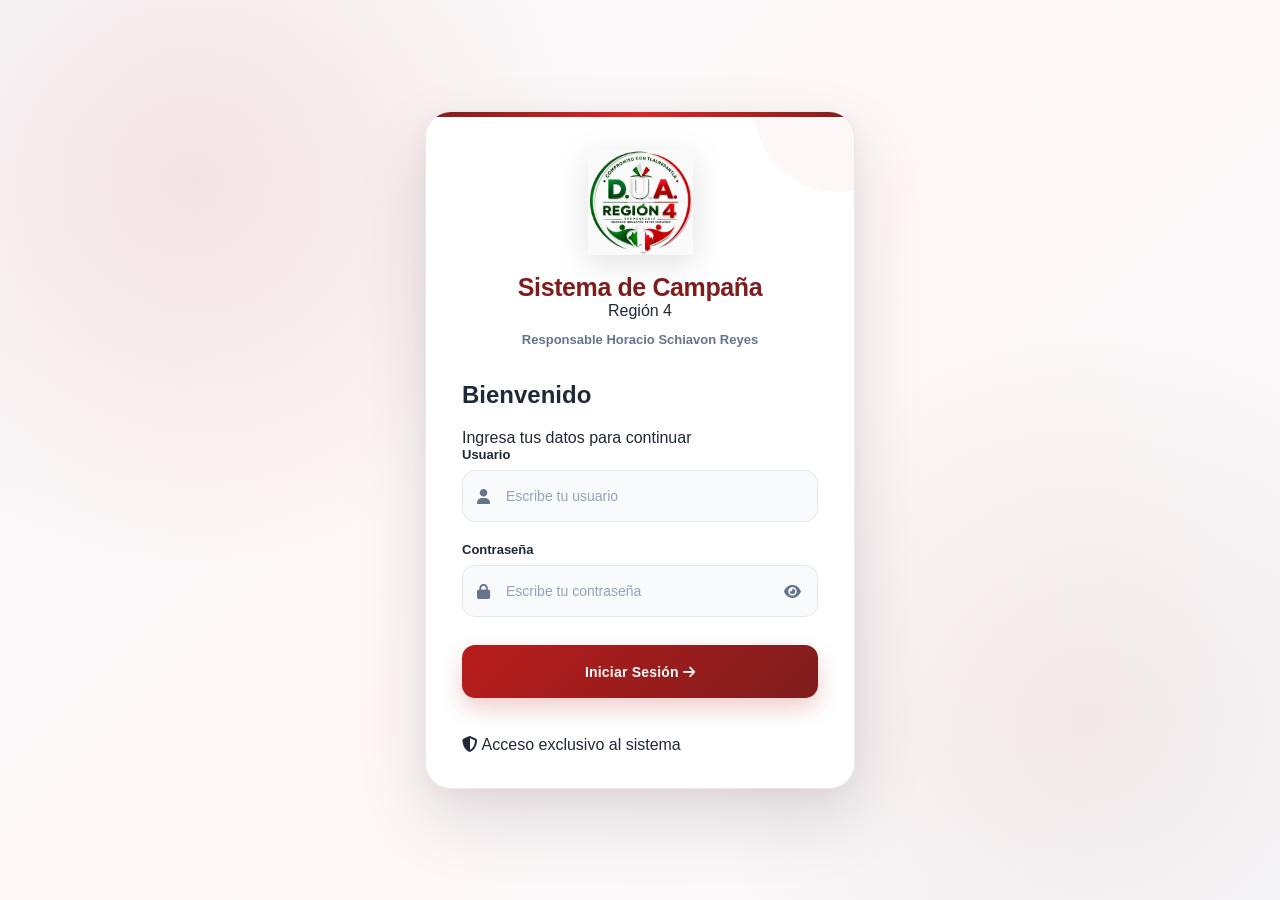
<file: usuarios.html>
<!DOCTYPE html>
<html lang="es">

<head>

<meta charset="UTF-8">

<meta name="viewport"
      content="width=device-width, initial-scale=1.0">

<title>Administrar Usuarios</title>

<link rel="stylesheet"
      href="css/usuarios.css">

<link rel="stylesheet"
      href="https://cdnjs.cloudflare.com/ajax/libs/font-awesome/6.5.1/css/all.min.css">

</head>


<body>


<div class="formulario">


<!-- ========================================
     ENCABEZADO
======================================== -->

<h1>

<i class="fa-solid fa-user-gear"></i>

Administrar Usuarios

</h1>



<!-- ========================================
     BOTÓN REGRESAR
======================================== -->

<button
type="button"
class="boton regresar"
onclick="regresarMenu()">

<i class="fa-solid fa-arrow-left"></i>

Regresar al menú

</button>



<!-- ========================================
     INFORMACIÓN DEL ADMINISTRADOR
======================================== -->

<div class="encabezado">

<div>

<strong>Usuario:</strong>

<span id="nombreUsuario">
Cargando...
</span>

</div>


<div>

<strong>Rol:</strong>

<span id="rolUsuario">
Cargando...
</span>

</div>

</div>



<!-- ========================================
     FORMULARIO NUEVO USUARIO
======================================== -->

<h2>

<i class="fa-solid fa-user-plus"></i>

Registrar usuario

</h2>



<form id="formUsuario">


<!-- ========================================
     ID
======================================== -->

<div class="campo">

<label for="idUsuario">

ID

</label>

<input
type="text"
id="idUsuario"
name="idUsuario"
readonly
placeholder="Generando...">

</div>



<!-- ========================================
     NOMBRE
======================================== -->

<div class="campo">

<label for="nombre">

Nombre completo

</label>

<input
type="text"
id="nombre"
name="nombre"
placeholder="Nombre completo"
required>

</div>



<!-- ========================================
     USUARIO
======================================== -->

<div class="campo">

<label for="usuario">

Usuario

</label>

<input
type="text"
id="usuario"
name="usuario"
placeholder="Usuario para iniciar sesión"
required>

</div>



<!-- ========================================
     PASSWORD
======================================== -->

<div class="campo">

<label for="password">

Contraseña

</label>

<input
type="password"
id="password"
name="password"
placeholder="Contraseña"
required>

</div>



<!-- ========================================
     ROL
======================================== -->

<div class="campo">

<label for="rol">

Rol

</label>

<select
id="rol"
name="rol"
required>

<option value="">
Seleccione un rol
</option>

<option value="Administrador">
Administrador
</option>

<option value="Coordinador">
Coordinador
</option>

<option value="Brigadista">
Brigadista
</option>

</select>

</div>



<!-- ========================================
     ACTIVO
======================================== -->

<div class="campo">

<label for="activo">

Activo

</label>

<select
id="activo"
name="activo"
required>

<option value="SI">
Sí
</option>

<option value="NO">
No
</option>

</select>

</div>



<!-- ========================================
     DIRECCIÓN
======================================== -->

<div class="campo">

<label for="direccion">

Dirección

</label>

<input
type="text"
id="direccion"
name="direccion"
placeholder="Calle, número, colonia, etc."
required>

</div>



<!-- ========================================
     TELÉFONO
======================================== -->

<div class="campo">

<label for="telefono">

Número telefónico

</label>

<input
type="tel"
id="telefono"
name="telefono"
placeholder="Número telefónico"
maxlength="15"
required>

</div>



<!-- ========================================
     BOTONES FORMULARIO
======================================== -->

<div class="botones">


<button
type="submit"
class="boton guardar">

<i class="fa-solid fa-floppy-disk"></i>

Guardar usuario

</button>


<button
type="button"
class="boton limpiar"
onclick="limpiarFormulario()">

<i class="fa-solid fa-eraser"></i>

Limpiar

</button>


</div>


</form>



<hr>



<!-- ========================================
     LISTADO DE USUARIOS
======================================== -->

<h2>

<i class="fa-solid fa-users"></i>

Usuarios registrados

</h2>



<!-- ========================================
     BUSCAR
======================================== -->

<div class="busqueda">

<input
type="text"
id="buscarUsuario"
placeholder="Buscar por nombre o usuario..."
oninput="filtrarUsuarios()">

<i class="fa-solid fa-magnifying-glass"></i>

</div>



<!-- ========================================
     TABLA
======================================== -->

<div class="tabla-contenedor">


<table>


<thead>

<tr>

<th>
ID
</th>

<th>
Nombre
</th>

<th>
Usuario
</th>

<th>
Rol
</th>

<th>
Activo
</th>

<th>
Dirección
</th>

<th>
Teléfono
</th>

<th>
Acciones
</th>

</tr>

</thead>


<tbody
id="tablaUsuarios">

<tr>

<td colspan="8">

Cargando usuarios...

</td>

</tr>

</tbody>


</table>


</div>



<!-- ========================================
     MENSAJE
======================================== -->

<div
id="mensaje">

</div>



<!-- ========================================
     BOTÓN REGRESAR
======================================== -->

<div class="botones">


<button
type="button"
class="boton regresar"
onclick="regresarMenu()">

<i class="fa-solid fa-arrow-left"></i>

Regresar al menú

</button>


</div>


</div>



<script src="js/usuarios.js"></script>


</body>

</html>
</file>
<file: css/estilos.css>
/* =========================================================
   SISTEMA DE CAMPAÑA
   LOGIN - ESTILOS COMPLETOS
   ========================================================= */

* {
    box-sizing: border-box;
}


/* =========================================================
   VARIABLES
   ========================================================= */

:root {

    --rojo: #b91c1c;
    --rojo-oscuro: #7f1d1d;
    --rojo-medio: #dc2626;
    --rojo-claro: #fff1f2;
    --rojo-suave: #fef2f2;

    --texto: #1f2937;
    --texto-suave: #64748b;

    --fondo: #f8fafc;
    --blanco: #ffffff;

    --borde: #e5e7eb;

    --sombra:
        0 25px 60px rgba(15, 23, 42, 0.12);

    --sombra-suave:
        0 10px 30px rgba(15, 23, 42, 0.08);
}


/* =========================================================
   BODY
   ========================================================= */

body {

    margin: 0;

    min-height: 100vh;

    font-family:
        Inter,
        Arial,
        Helvetica,
        sans-serif;

    color: var(--texto);

    background:

        radial-gradient(
            circle at 15% 20%,
            rgba(185, 28, 28, 0.10),
            transparent 30%
        ),

        radial-gradient(
            circle at 85% 80%,
            rgba(127, 29, 29, 0.08),
            transparent 30%
        ),

        linear-gradient(
            135deg,
            #f8fafc 0%,
            #fff7f7 50%,
            #f8fafc 100%
        );

    display: flex;

    align-items: center;

    justify-content: center;

    padding: 30px 18px;

}


/* =========================================================
   LOGIN
   ========================================================= */

.login {

    width: min(430px, 100%);

    background: rgba(
        255,
        255,
        255,
        0.96
    );

    border: 1px solid
        rgba(229, 231, 235, 0.9);

    border-radius: 26px;

    padding: 38px 36px 34px;

    box-shadow:
        0 30px 70px
        rgba(15, 23, 42, 0.13),

        0 5px 20px
        rgba(185, 28, 28, 0.05);

    position: relative;

    overflow: hidden;

    animation:
        aparecerLogin
        .45s
        ease
        both;

}


/* Línea superior */

.login::before {

    content: "";

    position: absolute;

    top: 0;

    left: 0;

    width: 100%;

    height: 5px;

    background:
        linear-gradient(
            90deg,
            var(--rojo-oscuro),
            var(--rojo-medio),
            var(--rojo-oscuro)
        );

}


/* Brillo decorativo */

.login::after {

    content: "";

    position: absolute;

    width: 170px;

    height: 170px;

    border-radius: 50%;

    background:
        rgba(185, 28, 28, 0.035);

    top: -90px;

    right: -70px;

    pointer-events: none;

}


/* =========================================================
   LOGO / ENCABEZADO
   ========================================================= */

.logo {

    text-align: center;

    margin-bottom: 32px;

    position: relative;

    z-index: 1;

}


/* Imagen */

.logo img {

    width: 105px;

    height: 105px;

    object-fit: contain;

    display: block;

    margin: 0 auto 18px;

    filter:
        drop-shadow(
            0 8px 15px
            rgba(15, 23, 42, 0.13)
        );

    animation:
        aparecerLogo
        .6s
        ease
        both;

}


/* Título principal */

.logo h1 {

    margin: 0;

    color: var(--rojo-oscuro);

    font-size: 25px;

    line-height: 1.15;

    font-weight: 800;

    letter-spacing: -0.4px;

}


/* Segundo h1 */

.logo h1 + h1 {

    margin-top: 4px;

    color: var(--rojo);

    font-size: 20px;

    font-weight: 700;

}


/* Responsable */

.logo p {

    margin: 10px 0 0;

    color: var(--texto-suave);

    font-size: 13px;

    font-weight: 600;

    line-height: 1.5;

}


/* =========================================================
   GRUPOS
   ========================================================= */

.grupo {

    margin-bottom: 20px;

}


/* =========================================================
   LABEL
   ========================================================= */

.grupo label {

    display: block;

    margin-bottom: 8px;

    color: var(--texto);

    font-size: 13px;

    font-weight: 700;

}


/* =========================================================
   CONTENEDOR INPUT
   ========================================================= */

.input {

    position: relative;

    width: 100%;

    display: flex;

    align-items: center;

}


/* =========================================================
   ICONO INPUT
   ========================================================= */

.input > i {

    position: absolute;

    left: 15px;

    color: var(--texto-suave);

    font-size: 15px;

    pointer-events: none;

    z-index: 2;

    transition: .2s ease;

}


/* =========================================================
   INPUT
   ========================================================= */

.input input {

    width: 100%;

    height: 52px;

    border: 1px solid var(--borde);

    border-radius: 13px;

    background: #f8fafc;

    color: var(--texto);

    font-size: 14px;

    font-family: inherit;

    padding:
        0 48px 0 43px;

    outline: none;

    transition:
        border-color .2s ease,
        background .2s ease,
        box-shadow .2s ease,
        transform .2s ease;

}


/* Placeholder */

.input input::placeholder {

    color: #94a3b8;

}


/* Hover */

.input input:hover {

    border-color: #cbd5e1;

    background: #ffffff;

}


/* Focus */

.input input:focus {

    border-color: var(--rojo);

    background: #ffffff;

    box-shadow:
        0 0 0 4px
        rgba(185, 28, 28, 0.10);

}


/* Cambiar color icono al enfocar */

.input:focus-within > i {

    color: var(--rojo);

}


/* =========================================================
   BOTÓN MOSTRAR CONTRASEÑA
   ========================================================= */

#ver {

    position: absolute;

    right: 7px;

    top: 7px;

    width: 38px;

    height: 38px;

    border: 0;

    border-radius: 10px;

    background: transparent;

    color: #64748b;

    cursor: pointer;

    display: grid;

    place-items: center;

    transition:
        background .2s ease,
        color .2s ease,
        transform .2s ease;

}


#ver:hover {

    background: var(--rojo-claro);

    color: var(--rojo);

}


#ver:active {

    transform: scale(.94);

}


#ver i {

    font-size: 15px;

}


/* =========================================================
   BOTÓN LOGIN
   ========================================================= */

#login {

    width: 100%;

    height: 53px;

    margin-top: 8px;

    border: 0;

    border-radius: 13px;

    background:
        linear-gradient(
            135deg,
            var(--rojo),
            var(--rojo-oscuro)
        );

    color: #ffffff;

    font-family: inherit;

    font-size: 14px;

    font-weight: 800;

    letter-spacing: .2px;

    cursor: pointer;

    box-shadow:
        0 10px 22px
        rgba(185, 28, 28, 0.22);

    transition:
        transform .2s ease,
        box-shadow .2s ease,
        filter .2s ease;

}


/* Hover */

#login:hover {

    transform: translateY(-2px);

    box-shadow:
        0 14px 28px
        rgba(185, 28, 28, 0.28);

    filter: brightness(1.03);

}


/* Active */

#login:active {

    transform:
        translateY(0)
        scale(.99);

}


/* Disabled */

#login:disabled {

    cursor: wait;

    opacity: .75;

    transform: none;

    box-shadow:
        0 7px 16px
        rgba(185, 28, 28, 0.15);

}


/* =========================================================
   MENSAJE
   ========================================================= */

#mensaje {

    min-height: 22px;

    margin-top: 16px;

    text-align: center;

    font-size: 13px;

    font-weight: 600;

    line-height: 1.4;

    color: var(--texto-suave);

}


/* =========================================================
   ANIMACIONES
   ========================================================= */

@keyframes aparecerLogin {

    from {

        opacity: 0;

        transform:
            translateY(18px)
            scale(.98);

    }

    to {

        opacity: 1;

        transform:
            translateY(0)
            scale(1);

    }

}


@keyframes aparecerLogo {

    from {

        opacity: 0;

        transform:
            translateY(-10px)
            scale(.95);

    }

    to {

        opacity: 1;

        transform:
            translateY(0)
            scale(1);

    }

}


/* =========================================================
   RESPONSIVE TABLET
   ========================================================= */

@media (max-width: 600px) {

    body {

        padding: 20px 14px;

    }


    .login {

        padding:
            34px 25px 28px;

        border-radius: 22px;

    }


    .logo {

        margin-bottom: 27px;

    }


    .logo img {

        width: 90px;

        height: 90px;

        margin-bottom: 15px;

    }


    .logo h1 {

        font-size: 22px;

    }


    .logo h1 + h1 {

        font-size: 18px;

    }

}


/* =========================================================
   RESPONSIVE MÓVIL
   ========================================================= */

@media (max-width: 400px) {

    body {

        padding:
            12px;

    }


    .login {

        padding:
            30px 20px 25px;

        border-radius: 20px;

    }


    .logo img {

        width: 82px;

        height: 82px;

    }


    .logo h1 {

        font-size: 20px;

    }


    .logo h1 + h1 {

        font-size: 17px;

    }


    .logo p {

        font-size: 12px;

    }


    .input input {

        height: 50px;

    }


    #login {

        height: 51px;

    }

}


/* =========================================================
   ACCESIBILIDAD
   ========================================================= */

button:focus-visible,
input:focus-visible {

    outline: 3px solid
        rgba(185, 28, 28, 0.22);

    outline-offset: 2px;

}


/* =========================================================
   REDUCIR ANIMACIONES
   ========================================================= */

@media (prefers-reduced-motion: reduce) {

    *,
    *::before,
    *::after {

        animation-duration: .01ms !important;

        animation-iteration-count: 1 !important;

        transition-duration: .01ms !important;

    }

}
</file>
<file: css/peti.css>
/* ========================================
   CONFIGURACIÓN GENERAL
======================================== */

* {
  box-sizing: border-box;
}

html {
  width: 100%;
  overflow-x: hidden;
}

body {

  margin: 0;

  padding: 30px 15px;

  width: 100%;

  min-height: 100vh;

  font-family:
    Arial,
    Helvetica,
    sans-serif;

  background:
    linear-gradient(
      135deg,
      #f5f5f5,
      #eeeeee
    );

  color: #333;

  overflow-x: hidden;
}


/* ========================================
   FORMULARIO
======================================== */

.formulario {

  width: 100%;

  max-width: 850px;

  margin: 0 auto;

  padding: 30px;

  background: #ffffff;

  border-radius: 18px;

  box-shadow:
    0 8px 25px
    rgba(0, 0, 0, 0.12);

}


/* ========================================
   ENCABEZADO
======================================== */

.formulario h1 {

  margin:
    -30px
    -30px
    25px
    -30px;

  padding: 22px 15px;

  text-align: center;

  background: #f28b8b;

  color: #ffffff;

  font-size: 28px;

  font-weight: bold;

  border-radius:
    16px 16px 0 0;

  box-shadow:
    0 3px 8px
    rgba(0, 0, 0, 0.12);

}


/* ========================================
   TÍTULO SECUNDARIO
======================================== */

.formulario h2 {

  margin:
    25px 0 20px;

  text-align: center;

  color: #c62828;

  font-size: 22px;

}


.formulario h2 i {

  margin-right: 8px;

}


/* ========================================
   FILAS
======================================== */

.fila {

  display: flex;

  width: 100%;

  gap: 15px;

  margin-bottom: 15px;

}


/* ========================================
   CAMPOS
======================================== */

.campo {

  display: flex;

  flex-direction: column;

  flex: 1;

  min-width: 0;

}


label {

  margin-bottom: 7px;

  font-weight: 600;

  color: #444;

}


/* ========================================
   INPUTS Y SELECT
======================================== */

input,
select,
textarea {

  width: 100%;

  max-width: 100%;

  padding: 12px 14px;

  border:
    1px solid #cccccc;

  border-radius: 9px;

  background: #fafafa;

  font-size: 16px;

  outline: none;

  transition:
    border-color 0.2s,
    box-shadow 0.2s,
    background 0.2s;

}


input:focus,
select:focus,
textarea:focus {

  border-color: #c62828;

  background: #ffffff;

  box-shadow:
    0 0 0 3px
    rgba(198, 40, 40, 0.12);

}


/* ========================================
   SEPARADOR
======================================== */

hr {

  margin:
    30px 0;

  border: 0;

  border-top:
    2px solid #eeeeee;

}


/* ========================================
   FOTOS INE
======================================== */

.foto {

  width: 100%;

  margin-top: 20px;

  padding: 20px;

  border:
    2px dashed #dddddd;

  border-radius: 12px;

  background: #fafafa;

}


.foto label {

  display: block;

  margin-bottom: 10px;

  color: #ff0000;

  font-weight: 700;

}


.foto input {

  width: 100%;

  margin-top: 8px;

  background: #ffffff;

}


/* ========================================
   VISTA PREVIA INE
======================================== */

#vistaFrente,
#vistaAtras {

  display: block;

  width: 100%;

  max-width: 450px;

  max-height: 300px;

  margin: 15px auto;

  object-fit: contain;

  border-radius: 10px;

  border:
    1px solid #dddddd;

  background: #eeeeee;

}


/* ========================================
   BOTONES
======================================== */

.boton {

  display: block;

  width: 100%;

  margin-top: 25px;

  padding: 15px 20px;

  border: none;

  border-radius: 10px;

  background: #c62828;

  color: #ffffff;

  font-size: 18px;

  font-weight: 700;

  cursor: pointer;

  text-align: center;

  text-decoration: none;

  transition:
    background 0.2s,
    transform 0.15s,
    box-shadow 0.2s;

}


.boton:hover {

  background: #a91f1f;

  transform:
    translateY(-2px);

  box-shadow:
    0 6px 15px
    rgba(198, 40, 40, 0.25);

}


.boton:active {

  transform:
    translateY(0);

}


/* ========================================
   BOTÓN REGRESAR AL MENÚ
======================================== */

.boton-menu {

  margin-top: 12px;

  background: #666666;

}


.boton-menu:hover {

  background: #444444;

}


/* ========================================
   RESPONSIVE - CELULAR
======================================== */

@media (max-width: 700px) {

  body {

    padding:
      10px;

  }


  .formulario {

    width: 100%;

    padding:
      20px 15px;

    border-radius: 14px;

  }


  .formulario h1 {

    margin:
      -20px
      -15px
      20px
      -15px;

    padding:
      18px 10px;

    font-size: 24px;

    line-height: 1.2;

  }


  .formulario h2 {

    font-size: 20px;

  }


  /* ==============================
     UNA COLUMNA EN CELULAR
  ============================== */

  .fila {

    flex-direction: column;

    gap: 15px;

    width: 100%;

  }


  .campo {

    width: 100%;

    min-width: 0;

  }


  input,
  select,
  textarea {

    width: 100%;

    max-width: 100%;

    font-size: 16px;

  }


  /* ==============================
     FOTOS
  ============================== */

  .foto {

    padding: 15px;

  }


  #vistaFrente,
  #vistaAtras {

    width: 100%;

    max-width: 100%;

    height: auto;

    max-height: 300px;

  }


  /* ==============================
     BOTONES
  ============================== */

  .boton {

    width: 100%;

    font-size: 17px;

  }

}


/* ========================================
   CELULARES PEQUEÑOS
======================================== */

@media (max-width: 380px) {

  body {

    padding: 5px;

  }


  .formulario {

    padding:
      18px 12px;

  }


  .formulario h1 {

    margin:
      -18px
      -12px
      18px
      -12px;

    font-size: 21px;

  }


  .formulario h2 {

    font-size: 18px;

  }

}
</file>
<file: css/estylos.css>
.campo{

margin-bottom:20px;

}


.campo textarea,
.campo select{

width:100%;

padding:12px;

border-radius:8px;

border:1px solid #ccc;

font-size:16px;

}



.check{

display:grid;

grid-template-columns:repeat(auto-fit,minmax(200px,1fr));

gap:15px;

margin:20px 0;

}



.check label{

background:#f5f5f5;

padding:15px;

border-radius:10px;

cursor:pointer;

}



#otro{

width:100%;

padding:12px;

border-radius:8px;

border:1px solid #ccc;

margin-top:15px;

}

#btn{
background:#7a0019;

color:white;

border:none;

padding:12px 20px;

border-radius:10px;

cursor:pointer;
}
</file>
<file: css/estadistica.css>
/* =====================================================
   GENERAL
===================================================== */

*{
    box-sizing:border-box;
}

body{

    margin:0;

    font-family:
        Arial,
        Helvetica,
        sans-serif;

    background:
        linear-gradient(
            135deg,
            #f8fafc,
            #fef2f2
        );

    color:#1f2937;

}


/* =====================================================
   DASHBOARD
===================================================== */

.dashboard{

    width:94%;

    max-width:1500px;

    margin:
        25px auto
        50px;

}


/* =====================================================
   CABECERA
===================================================== */

.cabecera{

    background:
        linear-gradient(
            135deg,
            #7f1d1d,
            #dc2626
        );

    color:white;

    border-radius:20px;

    padding:24px 28px;

    display:flex;

    justify-content:space-between;

    align-items:center;

    gap:20px;

    box-shadow:
        0 10px 30px
        rgba(127,29,29,.25);

}


.cabecera-titulo{

    display:flex;

    align-items:center;

    gap:16px;

}


.icono-principal{

    width:58px;

    height:58px;

    border-radius:16px;

    background:
        rgba(255,255,255,.16);

    display:flex;

    align-items:center;

    justify-content:center;

    font-size:26px;

}


.cabecera h1{

    margin:
        0 0 5px;

    font-size:27px;

}


.cabecera p{

    margin:0;

    opacity:.9;

}


.cabecera-usuario{

    background:
        rgba(0,0,0,.15);

    border-radius:12px;

    padding:12px 16px;

    min-width:230px;

}


.cabecera-usuario div{

    margin:4px 0;

}


.cabecera-usuario span{

    margin-left:5px;

}


/* =====================================================
   ACCIONES
===================================================== */

.acciones{

    display:flex;

    justify-content:flex-end;

    gap:10px;

    margin:
        18px 0;

}


.boton{

    border:none;

    border-radius:10px;

    padding:
        11px 17px;

    font-weight:bold;

    cursor:pointer;

    transition:.2s;

}


.boton:hover{

    transform:translateY(-1px);

}


.boton-actualizar{

    background:#dc2626;

    color:white;

}


.boton-regresar{

    background:white;

    color:#991b1b;

    border:
        1px solid #fecaca;

}


/* =====================================================
   TARJETAS
===================================================== */

.tarjetas{

    display:grid;

    grid-template-columns:
        repeat(4,1fr);

    gap:16px;

}


.tarjeta{

    background:white;

    border-radius:16px;

    padding:20px;

    display:flex;

    align-items:center;

    gap:15px;

    box-shadow:
        0 6px 20px
        rgba(0,0,0,.07);

    border-left:
        5px solid transparent;

}


.tarjeta-icono{

    width:48px;

    height:48px;

    border-radius:12px;

    display:flex;

    align-items:center;

    justify-content:center;

    font-size:21px;

}


.tarjeta span{

    display:block;

    color:#6b7280;

    font-size:13px;

    margin-bottom:5px;

}


.tarjeta strong{

    display:block;

    font-size:28px;

}


.tarjeta-roja{

    border-color:#dc2626;

}


.tarjeta-roja
.tarjeta-icono{

    background:#fee2e2;

    color:#b91c1c;

}


.tarjeta-azul{

    border-color:#2563eb;

}


.tarjeta-azul
.tarjeta-icono{

    background:#dbeafe;

    color:#1d4ed8;

}


.tarjeta-naranja{

    border-color:#ea580c;

}


.tarjeta-naranja
.tarjeta-icono{

    background:#ffedd5;

    color:#c2410c;

}


.tarjeta-verde{

    border-color:#16a34a;

}


.tarjeta-verde
.tarjeta-icono{

    background:#dcfce7;

    color:#15803d;

}


/* =====================================================
   PORCENTAJES
===================================================== */

.porcentajes{

    display:grid;

    grid-template-columns:
        repeat(2,1fr);

    gap:16px;

    margin-top:16px;

}


.porcentaje-card{

    background:white;

    border-radius:16px;

    padding:20px;

    display:flex;

    align-items:center;

    gap:15px;

    box-shadow:
        0 6px 20px
        rgba(0,0,0,.07);

}


.porcentaje-icono{

    width:50px;

    height:50px;

    border-radius:12px;

    background:#fee2e2;

    color:#dc2626;

    display:flex;

    align-items:center;

    justify-content:center;

    font-size:22px;

}


.porcentaje-card span{

    display:block;

    color:#6b7280;

    font-size:13px;

}


.porcentaje-card strong{

    display:block;

    margin-top:5px;

    color:#b91c1c;

    font-size:28px;

}


/* =====================================================
   PANEL
===================================================== */

.panel{

    background:white;

    border-radius:18px;

    margin-top:20px;

    padding:22px;

    box-shadow:
        0 6px 22px
        rgba(0,0,0,.07);

}


.panel-titulo{

    display:flex;

    justify-content:space-between;

    align-items:flex-start;

    gap:20px;

    margin-bottom:18px;

}


.panel-titulo h2{

    margin:0;

    color:#7f1d1d;

    font-size:21px;

}


.panel-titulo h2 i{

    margin-right:8px;

}


.panel-titulo p{

    margin:
        5px 0 0;

    color:#6b7280;

    font-size:13px;

}


/* =====================================================
   LEYENDA
===================================================== */

.leyenda{

    display:flex;

    align-items:center;

    justify-content:flex-end;

    flex-wrap:wrap;

    gap:8px;

    font-size:11px;

    color:#4b5563;

}


.leyenda-titulo{

    font-weight:bold;

}


.cuadro{

    display:inline-block;

    width:13px;

    height:13px;

    border-radius:3px;

    vertical-align:middle;

    margin-right:3px;

}


.muy-bajo{

    background:#ffcccc;

    border:1px solid #b00000;

}


.regular{

    background:#ffe0b2;

    border:1px solid #e65100;

}


.rango{

    background:#fff3cd;

    border:1px solid #856404;

}


.buen-avance{

    background:#d9f2d9;

    border:1px solid #286b28;

}


.normal{

    background:#c8e6c9;

    border:1px solid #1b5e20;

}


.muy-bueno{

    background:#d6e4ff;

    border:1px solid #174ea6;

}


.excelente{

    background:#e1bee7;

    border:1px solid #6a1b9a;

}


/* =====================================================
   TABLA
===================================================== */

.tabla-contenedor{

    width:100%;

    overflow-x:auto;

}


table{

    width:100%;

    border-collapse:collapse;

    min-width:850px;

}


thead th{

    background:#991b1b;

    color:white;

    padding:13px 12px;

    text-align:left;

    font-size:13px;

    white-space:nowrap;

}


thead th:first-child{

    border-radius:
        8px 0 0 0;

}


thead th:last-child{

    border-radius:
        0 8px 0 0;

}


tbody td{

    padding:13px 12px;

    border-bottom:
        1px solid #e5e7eb;

    font-size:13px;

}


tbody tr:hover td{

    background:#fef2f2;

}


/* =====================================================
   SECCIÓN
===================================================== */

.col-seccion{

    font-weight:800;

    color:#991b1b;

}


.badge-seccion{

    display:inline-block;

    background:#fee2e2;

    color:#991b1b;

    padding:
        6px 10px;

    border-radius:7px;

    font-weight:800;

}


/* =====================================================
   COLORES DEL PADRÓN
===================================================== */

.padron-muy-bajo td{

    background:#ffcccc;

}


.padron-regular td{

    background:#ffe0b2;

}


.padron-en-rango td{

    background:#fff3cd;

}


.padron-buen-avance td{

    background:#d9f2d9;

}


.padron-normal td{

    background:#c8e6c9;

}


.padron-muy-bueno td{

    background:#d6e4ff;

}


.padron-excelente td{

    background:#e1bee7;

}


/* =====================================================
   CARGANDO
===================================================== */

.cargando{

    text-align:center;

    padding:30px !important;

    color:#6b7280;

}


.cargando i{

    margin-right:8px;

}


/* =====================================================
   USUARIOS ATRASADOS
===================================================== */

.registro-atrasado td{

    background:#fee2e2 !important;

    color:#991b1b;

}


.registro-atrasado td:first-child{

    font-weight:bold;

}


/* =====================================================
   MENSAJE
===================================================== */

.mensaje{

    margin-top:15px;

    padding:12px;

    text-align:center;

    border-radius:10px;

    color:#166534;

    background:#dcfce7;

    display:none;

}


/* =====================================================
   RESPONSIVE
===================================================== */

@media(max-width:1000px){

    .tarjetas{

        grid-template-columns:
            repeat(2,1fr);

    }

    .panel-titulo{

        flex-direction:column;

    }

    .leyenda{

        justify-content:flex-start;

    }

}


@media(max-width:700px){

    .dashboard{

        width:96%;

    }

    .cabecera{

        flex-direction:column;

        align-items:flex-start;

    }

    .cabecera-usuario{

        width:100%;

    }

    .acciones{

        justify-content:stretch;

    }

    .boton{

        flex:1;

    }

    .tarjetas{

        grid-template-columns:1fr;

    }

    .porcentajes{

        grid-template-columns:1fr;

    }

}
</file>
<file: css/informes.css>
/* =========================================================
   INFORMES
   ========================================================= */

* {
  box-sizing: border-box;
}

body {
  margin: 0;
  padding: 0;
  font-family: Arial, Helvetica, sans-serif;
  background: #f3f4f6;
  color: #222;
}

.contenedor-informes {
  width: 100%;
  max-width: 1800px;
  margin: 0 auto;
  padding: 20px 25px 40px;
}

.encabezado-informes {
  background: #fff;
  border-radius: 14px;
  padding: 20px 24px;
  display: flex;
  justify-content: space-between;
  align-items: center;
  gap: 20px;
  box-shadow: 0 2px 10px rgba(0,0,0,.08);
  margin-bottom: 20px;
  border-top: 5px solid #b91c1c;
}

.encabezado-informes h1 {
  margin: 0 0 5px;
  color: #b91c1c;
  font-size: 28px;
}

.encabezado-informes p {
  margin: 0;
  color: #666;
}

button {
  border: none;
  border-radius: 8px;
  cursor: pointer;
  transition: .2s ease;
  font-size: 14px;
}

button:hover:not(:disabled) {
  transform: translateY(-1px);
  opacity: .92;
}

button:disabled {
  opacity: .55;
  cursor: not-allowed;
}

.btn-volver {
  background: #7f1d1d;
  color: #fff;
  padding: 11px 18px;
  font-weight: bold;
}

.pestanas {
  display: flex;
  gap: 8px;
  margin-bottom: 0;
}

.pestana {
  background: #e5e7eb;
  color: #444;
  padding: 13px 20px;
  font-weight: bold;
  border-radius: 10px 10px 0 0;
}

.pestana.activa {
  background: #b91c1c;
  color: #fff;
}

.panel-informe {
  background: #fff;
  border-radius: 0 12px 12px 12px;
  padding: 24px;
  box-shadow: 0 2px 10px rgba(0,0,0,.08);
}

.titulo-panel {
  display: flex;
  align-items: center;
  gap: 14px;
  margin-bottom: 22px;
  padding-bottom: 16px;
  border-bottom: 1px solid #e5e7eb;
}

.icono-panel {
  width: 45px;
  height: 45px;
  display: flex;
  align-items: center;
  justify-content: center;
  border-radius: 50%;
  background: #b91c1c;
  color: #fff;
  font-size: 20px;
}

.titulo-panel h2 {
  margin: 0 0 4px;
  color: #7f1d1d;
  font-size: 22px;
}

.titulo-panel p {
  margin: 0;
  color: #666;
  font-size: 13px;
}

.form-grid {
  display: grid;
  grid-template-columns: repeat(3, minmax(0, 1fr));
  gap: 18px;
}

.seccion-grid {
  grid-template-columns: minmax(200px, 420px);
}

.campo {
  display: flex;
  flex-direction: column;
  gap: 7px;
}

.campo label {
  font-size: 14px;
  font-weight: bold;
  color: #333;
}

input,
select {
  width: 100%;
  padding: 11px 12px;
  border: 1px solid #d1d5db;
  border-radius: 8px;
  background: #fff;
  color: #222;
  font-size: 14px;
  outline: none;
}

input:focus,
select:focus {
  border-color: #b91c1c;
  box-shadow: 0 0 0 2px rgba(185,28,28,.1);
}

.acciones {
  display: flex;
  justify-content: flex-end;
  gap: 10px;
  margin-top: 22px;
  padding-top: 18px;
  border-top: 1px solid #e5e7eb;
}

.btn-principal,
.btn-pdf {
  color: #fff;
  padding: 11px 18px;
  font-weight: bold;
}

.btn-principal {
  background: #b91c1c;
}

.btn-pdf {
  background: #7f1d1d;
}

.resumen-informe {
  display: grid;
  grid-template-columns: repeat(auto-fit, minmax(160px, 1fr));
  gap: 12px;
  margin-top: 22px;
}

.tarjeta-total,
.mini-tarjeta {
  background: #fff7f7;
  border: 1px solid #fecaca;
  border-top: 4px solid #b91c1c;
  border-radius: 10px;
  padding: 14px;
}

.tarjeta-total span,
.mini-tarjeta span {
  display: block;
  color: #555;
  font-size: 12px;
}

.tarjeta-total strong,
.mini-tarjeta strong {
  display: block;
  color: #b91c1c;
  font-size: 25px;
  margin-top: 4px;
}

.tarjeta-total small {
  color: #777;
}

.resultado {
  margin-top: 22px;
}

.categoria-resultado {
  background: #fff;
  border: 1px solid #e5e7eb;
  border-radius: 12px;
  overflow: hidden;
  margin-bottom: 18px;
}

.categoria-header {
  padding: 14px 16px;
  background: #b91c1c;
  color: #fff;
}

.categoria-header h3 {
  margin: 0 0 3px;
  font-size: 17px;
}

.categoria-header span {
  font-size: 12px;
  opacity: .9;
}

.tabla-responsive {
  width: 100%;
  overflow-x: auto;
}

table {
  width: 100%;
  border-collapse: collapse;
  font-size: 12px;
}

thead th {
  background: #7f1d1d;
  color: #fff;
  padding: 10px 8px;
  text-align: left;
  white-space: nowrap;
}

tbody td {
  padding: 9px 8px;
  border-bottom: 1px solid #eee;
  vertical-align: top;
}

tbody tr:nth-child(even) td {
  background: #fafafa;
}

tbody tr:hover td {
  background: #fff1f2;
}

.nota-ciudadanos {
  margin: 14px;
  padding: 12px;
  border-radius: 8px;
  background: #fef2f2;
  border: 1px solid #fecaca;
  color: #7f1d1d;
  font-size: 13px;
}

.sin-registros {
  padding: 30px;
  text-align: center;
  color: #666;
  background: #f9fafb;
  border: 1px dashed #d1d5db;
  border-radius: 10px;
}

.sin-registros i {
  color: #b91c1c;
  margin-right: 6px;
}

.sin-registros.pequeno {
  border: none;
  border-radius: 0;
  padding: 20px;
}

.mensaje {
  padding: 12px 15px;
  border-radius: 8px;
  margin-bottom: 15px;
  font-weight: bold;
}

.mensaje.exito {
  background: #dcfce7;
  color: #166534;
  border: 1px solid #bbf7d0;
}

.mensaje.error {
  background: #fee2e2;
  color: #991b1b;
  border: 1px solid #fecaca;
}

.enlace-pdf {
  display: block;
  padding: 14px 16px;
  margin-bottom: 15px;
  border-radius: 9px;
  background: #b91c1c;
  color: #fff;
  text-decoration: none;
  font-weight: bold;
}

.enlace-pdf:hover {
  background: #991b1b;
}

.oculto {
  display: none !important;
}

@media (max-width: 900px) {
  .form-grid {
    grid-template-columns: 1fr;
  }

  .encabezado-informes {
    flex-direction: column;
    align-items: flex-start;
  }
}

@media (max-width: 600px) {
  .contenedor-informes {
    padding: 10px;
  }

  .panel-informe {
    padding: 15px;
    border-radius: 0 0 10px 10px;
  }

  .pestanas {
    flex-direction: column;
  }

  .pestana {
    border-radius: 8px;
  }

  .acciones {
    flex-direction: column;
  }

  .acciones button {
    width: 100%;
  }
}


/* Botones de descarga */
.btn-excel { background:#15803d; color:#fff; padding:11px 18px; font-weight:bold; }
.btn-word { background:#2563eb; color:#fff; padding:11px 18px; font-weight:bold; }
.btn-excel:hover:not(:disabled), .btn-word:hover:not(:disabled) { opacity:.92; transform:translateY(-1px); }
.pestanas { flex-wrap:wrap; }
@media (max-width:900px) { .acciones { flex-wrap:wrap; justify-content:flex-start; } }
@media (max-width:600px) { .acciones { flex-direction:column; } .acciones button { width:100%; } }
</file>
<file: css/lona.css>
/* ========================================
   CONFIGURACIÓN GENERAL
======================================== */

* {
  box-sizing: border-box;
}

body {
  margin: 0;
  padding: 30px 15px;

  min-height: 100vh;

  font-family:
    Arial,
    Helvetica,
    sans-serif;

  background:
    linear-gradient(
      135deg,
      #f4f4f4,
      #e9e9e9
    );

  color: #333;

  display: flex;
  justify-content: center;
  align-items: center;
}


/* ========================================
   ENCABEZADO
======================================== */

.formulario h1 {
  grid-column: 1 / -1;

  margin: -30px -30px 15px -30px;

  padding: 22px;

  text-align: center;

  background: #f28b8b;

  color: #ffffff;

  font-size: 28px;

  font-weight: bold;

  border-radius:
    16px 16px 0 0;

  box-shadow:
    0 3px 8px rgba(0, 0, 0, 0.12);
}

/* ========================================
   CONTENEDOR
======================================== */

.formulario {

  width: 100%;

  max-width: 750px;

  padding: 35px;

  background: #ffffff;

  border-radius: 20px;

  box-shadow:
    0 10px 30px
    rgba(0, 0, 0, 0.12);

}


/* ========================================
   TÍTULO
======================================== */

h1 {

  margin: 0 0 35px;

  text-align: center;

  color: #c62828;

  font-size: 32px;

  font-weight: 700;

}


h1 i {

  margin-right: 10px;

  font-size: 30px;

}


/* ========================================
   CAMPOS
======================================== */

.campo {

  margin-bottom: 22px;

}


.campo label {

  display: block;

  margin-bottom: 8px;

  font-size: 16px;

  font-weight: 600;

  color: #444;

}


/* ========================================
   INPUTS Y SELECT
======================================== */

input,
select {

  width: 100%;

  padding: 13px 14px;

  border:
    1px solid #d0d0d0;

  border-radius: 9px;

  background: #fafafa;

  color: #333;

  font-size: 16px;

  outline: none;

  transition:
    border-color 0.2s ease,
    box-shadow 0.2s ease,
    background 0.2s ease;

}


input:focus,
select:focus {

  border-color:
    #c62828;

  background:
    #ffffff;

  box-shadow:
    0 0 0 3px
    rgba(198, 40, 40, 0.12);

}


/* ========================================
   FOTO
======================================== */

.foto {

  margin-top: 28px;

  padding: 22px;

  border:
    2px dashed #d5d5d5;

  border-radius: 14px;

  background:
    #fafafa;

  text-align: center;

}


.foto label {

  display: block;

  margin-bottom: 12px;

  color: #c62828;

  font-size: 17px;

  font-weight: 700;

}


.foto input {

  background:
    #ffffff;

  text-align: left;

}


/* ========================================
   VISTA PREVIA
======================================== */

#vistaLona {

  display: block;

  width: 100%;

  max-width: 500px;

  max-height: 320px;

  margin: 20px auto 0;

  object-fit: contain;

  border-radius: 12px;

  border:
    1px solid #ddd;

  background:
    #eeeeee;

}


/* ========================================
   BOTÓN
======================================== */

.boton {

  display: block;

  width: 100%;

  margin-top: 30px;

  padding: 15px 20px;

  border: none;

  border-radius: 10px;

  background:
    #c62828;

  color:
    #ffffff;

  font-size:
    18px;

  font-weight:
    700;

  cursor:
    pointer;

  transition:
    background 0.2s ease,
    transform 0.15s ease,
    box-shadow 0.2s ease;

}


.boton:hover {

  background:
    #a91f1f;

  transform:
    translateY(-2px);

  box-shadow:
    0 7px 18px
    rgba(198, 40, 40, 0.25);

}


.boton:active {

  transform:
    translateY(0);

}


.boton:disabled {

  background:
    #999999;

  cursor:
    not-allowed;

  transform:
    none;

  box-shadow:
    none;

}


/* ========================================
   EFECTO DE SECCIÓN
======================================== */

.campo:first-of-type {

  border-left:
    4px solid #c62828;

  padding-left:
    15px;

}


/* ========================================
   CELULAR
======================================== */

@media (max-width: 600px) {

  body {

    padding:
      15px 10px;

    align-items:
      flex-start;

  }


  .formulario {

    margin-top:
      15px;

    padding:
      25px 15px;

    border-radius:
      15px;

  }


  h1 {

    font-size:
      25px;

    margin-bottom:
      28px;

  }


  h1 i {

    font-size:
      24px;

  }


  input,
  select {

    font-size:
      16px;

    padding:
      12px;

  }


  .foto {

    padding:
      18px 12px;

  }


  .boton {

    font-size:
      17px;

    padding:
      14px;

  }

}
/* ========================================
   FILAS DE CAMPOS
======================================== */

.fila {

  display: grid;

  grid-template-columns:
    1fr 1fr;

  gap: 20px;

  margin-bottom: 0;

}


/* ========================================
   CAMPOS
======================================== */

.fila .campo {

  margin-bottom: 22px;

}


/* ========================================
   CELULAR
======================================== */

@media (max-width: 600px) {

  .fila {

    grid-template-columns:
      1fr;

    gap: 0;

  }

}
</file>
<file: css/estiloss.css>
{box-sizing:border-box}
:root{--rojo:#b91c1c;--rojo-oscuro:#7f1d1d;--rojo-claro:#fff1f2;--texto:#1f2937;--gris:#64748b;--fondo:#f5f7fb;--blanco:#fff;--borde:#e5e7eb}
body{margin:0;min-height:100vh;font-family:Inter,Arial,Helvetica,sans-serif;background:linear-gradient(135deg,#f8fafc,#fef2f2);color:var(--texto)}
button{font:inherit}
.contenedor-menu{width:min(1500px,100%);margin:auto;padding:24px}
.cabecera{display:flex;align-items:center;justify-content:space-between;gap:20px;background:var(--blanco);border-radius:18px;padding:20px 24px;border-top:5px solid var(--rojo);box-shadow:0 8px 30px rgba(15,23,42,.08)}
.marca{display:flex;align-items:center;gap:16px}.logo{width:54px;height:54px;border-radius:15px;display:grid;place-items:center;background:var(--rojo);color:#fff;font-size:25px;box-shadow:0 7px 18px rgba(185,28,28,.22)}
.cabecera h1{margin:0;font-size:25px;color:var(--rojo-oscuro);font-weight:800}.cabecera h2{margin:5px 0 0;font-size:14px;color:var(--gris);font-weight:600}
.salir{border:0;background:var(--rojo-oscuro);color:#fff;padding:12px 18px;border-radius:10px;font-weight:700;cursor:pointer;transition:.2s}.salir:hover{transform:translateY(-2px);background:#991b1b}
.bienvenida{margin:22px 0 16px;background:rgba(255,255,255,.85);border:1px solid var(--borde);border-radius:16px;padding:18px 20px;display:flex;justify-content:space-between;align-items:center;gap:20px;box-shadow:0 5px 18px rgba(15,23,42,.05)}
.eyebrow{font-size:11px;letter-spacing:1.5px;color:var(--rojo);font-weight:800}.bienvenida h3{margin:5px 0 2px;font-size:21px}.bienvenida p{margin:0;color:var(--gris);font-size:13px}.estado{white-space:nowrap;color:#166534;background:#dcfce7;border:1px solid #bbf7d0;padding:9px 12px;border-radius:999px;font-size:12px;font-weight:700}
.tarjetas{display:grid;grid-template-columns:repeat(4,minmax(0,1fr));gap:16px}
.tarjeta{position:relative;text-align:left;border:1px solid var(--borde);background:var(--blanco);border-radius:16px;padding:22px;min-height:180px;cursor:pointer;box-shadow:0 5px 18px rgba(15,23,42,.05);transition:.22s ease;overflow:hidden}
.tarjeta:before{content:"";position:absolute;left:0;top:0;width:100%;height:4px;background:var(--rojo);transform:scaleX(.25);transform-origin:left;transition:.22s}.tarjeta:hover{transform:translateY(-4px);box-shadow:0 14px 30px rgba(15,23,42,.11);border-color:#fecaca}.tarjeta:hover:before{transform:scaleX(1)}
.icono{width:48px;height:48px;border-radius:13px;display:grid;place-items:center;background:var(--rojo-claro);color:var(--rojo);font-size:20px;margin-bottom:18px}.tarjeta h2{margin:0 0 7px;font-size:17px;color:var(--rojo-oscuro)}.tarjeta p{margin:0;color:var(--gris);font-size:13px;line-height:1.5}
@media(max-width:1100px){.tarjetas{grid-template-columns:repeat(2,minmax(0,1fr))}}
@media(max-width:650px){.contenedor-menu{padding:12px}.cabecera,.bienvenida{flex-direction:column;align-items:flex-start}.cabecera{padding:17px}.cabecera h1{font-size:20px}.salir{width:100%}.tarjetas{grid-template-columns:1fr}.tarjeta{min-height:150px}.estado{white-space:normal}}
</file>
<file: css/misregistros.css>
/* ============================================================
   BASE
============================================================ */

* {
  box-sizing: border-box;
}

html {
  width: 100%;
  overflow-x: hidden;
}

body {
  margin: 0;
  min-height: 100vh;
  width: 100%;
  overflow-x: hidden;

  font-family:
    Inter,
    system-ui,
    -apple-system,
    BlinkMacSystemFont,
    "Segoe UI",
    sans-serif;

  color: #172033;

  background:
    linear-gradient(
      135deg,
      #f5f8fc,
      #eef4fa
    );
}
/* ============================================================
   BUSCADOR DE REGISTROS
============================================================ */

.buscador-registros {
  width: 100%;
  margin: 0 0 18px;
  display: flex;
  justify-content: center;
}

.buscador-contenedor {
  width: 100%;
  max-width: 620px;
  position: relative;
}

.buscador-icono {
  position: absolute;
  left: 17px;
  top: 50%;
  transform: translateY(-50%);
  color: #a00000;
  font-size: 17px;
  pointer-events: none;
}

#buscadorNombre {
  width: 100%;
  height: 50px;
  border: 1px solid #e1e1e1;
  border-radius: 14px;
  background: #ffffff;
  padding: 0 48px 0 48px;
  font-size: 14px;
  color: #222;
  outline: none;
  box-shadow: 0 4px 14px rgba(0,0,0,.06);
  transition: all .2s ease;
}

#buscadorNombre::placeholder {
  color: #999;
}

#buscadorNombre:focus {
  border-color: #b00000;
  box-shadow:
    0 0 0 3px rgba(176,0,0,.10),
    0 6px 18px rgba(0,0,0,.08);
}

.btn-limpiar-busqueda {
  position: absolute;
  right: 13px;
  top: 50%;
  transform: translateY(-50%);
  width: 32px;
  height: 32px;
  border: none;
  border-radius: 50%;
  background: #f4f4f4;
  color: #777;
  cursor: pointer;
  display: none;
  align-items: center;
  justify-content: center;
  transition: all .2s ease;
}

.btn-limpiar-busqueda:hover {
  background: #fdecec;
  color: #a00000;
}

.buscador-ayuda {
  text-align: center;
  margin-top: 7px;
  font-size: 11px;
  color: #888;
}

@media (max-width: 600px) {

  .buscador-registros {
    margin-bottom: 15px;
  }

  .buscador-contenedor {
    max-width: 100%;
  }

  #buscadorNombre {
    height: 47px;
    font-size: 13px;
  }

}

/* ============================================================
   CONTENEDOR
============================================================ */

.contenedor {
  width: min(1250px, 94%);
  margin: 0 auto;
  padding: 24px 0 50px;
}


/* ============================================================
   CABECERA
============================================================ */

.cabecera {
  display: flex;
  justify-content: space-between;
  align-items: center;
  gap: 20px;

  background: #ffffff;

  border: 1px solid #e4eaf2;
  border-radius: 22px;

  padding: 22px 26px;

  box-shadow:
    0 12px 35px
    rgba(31, 45, 61, .08);
}

.marca {
  display: flex;
  align-items: center;
  gap: 16px;
  min-width: 0;
}

.logo {
  width: 55px;
  height: 55px;
  flex: 0 0 55px;

  border-radius: 16px;

  display: grid;
  place-items: center;

  background: #c62828;
  color: #ffffff;

  font-size: 23px;
}

.eyebrow {
  display: block;

  font-size: 11px;
  font-weight: 800;
  letter-spacing: .12em;

  color: #6f7e92;
}

.cabecera h1 {
  margin: 3px 0;
  font-size: 27px;
}

.cabecera p {
  margin: 0;
  color: #718096;
  font-size: 14px;
}


/* ============================================================
   BOTÓN MENÚ
============================================================ */

.btn-volver {
  flex-shrink: 0;

  border: 0;
  border-radius: 12px;

  padding: 11px 17px;

  background: #c62828;
  color: #ffffff;

  cursor: pointer;
  font-weight: 700;

  transition: all .2s ease;
}

.btn-volver:hover {
  background: #a91f1f;
  transform: translateY(-1px);
}


/* ============================================================
   AVISO
============================================================ */

.aviso-inactividad {
  display: flex;
  align-items: center;
  gap: 15px;

  margin: 16px 0;

  background: #fff8e7;
  border: 1px solid #f1d28b;
  border-radius: 17px;

  padding: 15px 18px;

  color: #775314;
}

.aviso-inactividad.oculto {
  display: none;
}

.aviso-icono {
  flex-shrink: 0;
  font-size: 23px;
}

.aviso-inactividad p {
  margin: 4px 0 0;
  font-size: 13px;
}

.cerrar-aviso {
  margin-left: auto;

  border: 0;
  background: transparent;

  color: #775314;

  cursor: pointer;
  font-size: 18px;
}


/* ============================================================
   RESUMEN
============================================================ */

.resumen {
  display: grid;

  grid-template-columns:
    2fr repeat(3, 1fr);

  gap: 14px;

  margin: 18px 0;
}

.resumen-card {
  background: #ffffff;

  border: 1px solid #e4eaf2;
  border-radius: 18px;

  padding: 18px 20px;

  display: flex;
  flex-direction: column;
  justify-content: center;

  gap: 5px;

  box-shadow:
    0 8px 25px
    rgba(31, 45, 61, .05);
}

.resumen-card span {
  font-size: 12px;
  color: #718096;
  font-weight: 700;
}

.resumen-card strong {
  font-size: 25px;
  color: #172033;
}

.resumen-card.principal {
  flex-direction: row;
  align-items: center;
  gap: 14px;
}

.resumen-icon {
  width: 46px;
  height: 46px;
  flex: 0 0 46px;

  border-radius: 14px;

  display: grid;
  place-items: center;

  background: #fdeaea;
  color: #c62828;

  font-size: 20px;
}


/* ============================================================
   PROGRESO
============================================================ */

.progreso-card {
  background: #ffffff;

  border: 1px solid #e4eaf2;
  border-radius: 20px;

  padding: 20px 22px;

  box-shadow:
    0 8px 25px
    rgba(31, 45, 61, .05);

  margin-bottom: 18px;
}

.progreso-cabecera {
  display: flex;
  justify-content: space-between;
  align-items: center;
  gap: 15px;
}

.progreso-cabecera h2 {
  margin: 4px 0 12px;
  font-size: 20px;
}

.progreso-cabecera > strong {
  font-size: 24px;
  color: #c62828;
}


/* ============================================================
   BARRA
============================================================ */

.barra {
  height: 13px;

  background: #e7edf4;
  border-radius: 20px;

  overflow: hidden;
}

.barra div {
  height: 100%;

  background:
    linear-gradient(
      90deg,
      #c62828,
      #e53935
    );

  border-radius: 20px;

  transition: width .35s ease;
}

.progreso-card p {
  color: #718096;
  font-size: 13px;
  margin: 10px 0 0;
}


/* ============================================================
   PESTAÑAS
============================================================ */

.pestanas-principales {
  display: flex;
  gap: 7px;

  overflow-x: auto;

  background: #ffffff;

  border: 1px solid #e4eaf2;

  padding: 8px;

  border-radius: 17px;

  margin-bottom: 10px;

  scrollbar-width: thin;
}

.pestana {
  flex-shrink: 0;

  border: 0;
  background: transparent;

  color: #65758a;

  padding: 11px 15px;

  border-radius: 11px;

  cursor: pointer;

  white-space: nowrap;

  font-weight: 750;

  transition: all .2s ease;
}

.pestana:hover {
  background: #fdeaea;
  color: #c62828;
}

.pestana.activa {
  background: #c62828;
  color: #ffffff;
}


/* ============================================================
   SUBPESTAÑAS
============================================================ */

.subpestanas {
  display: flex;
  gap: 6px;

  margin: 0 0 16px;
  padding: 0 3px;

  overflow-x: auto;

  scrollbar-width: thin;
}

.subpestana {
  flex-shrink: 0;

  border: 0;

  background: #f3e5e5;
  color: #8b5555;

  padding: 10px 14px;

  border-radius: 11px;

  cursor: pointer;

  white-space: nowrap;

  font-size: 13px;
  font-weight: 750;

  transition: all .2s ease;
}

.subpestana:hover {
  background: #f7dada;
  color: #a91f1f;
}

.subpestana.activa {
  background: #c62828;
  color: #ffffff;
}

.subpestana span {
  display: inline-grid;
  place-items: center;

  min-width: 20px;
  height: 20px;

  padding: 0 5px;

  border-radius: 10px;

  background: rgba(255, 255, 255, .25);

  margin-left: 4px;
}


/* ============================================================
   CONTENIDO
============================================================ */

.contenido {
  min-height: 250px;
  width: 100%;
}

#listaRegistros {
  display: grid;

  grid-template-columns:
    repeat(2, minmax(0, 1fr));

  gap: 14px;

  width: 100%;
}


/* ============================================================
   CARGANDO / VACÍO
============================================================ */

.cargando,
.vacio {
  grid-column: 1 / -1;

  background: #ffffff;

  border: 1px solid #e4eaf2;
  border-radius: 20px;

  padding: 55px 20px;

  text-align: center;

  color: #718096;
}

.cargando i,
.vacio i {
  font-size: 35px;
  color: #c62828;
}

.cargando p {
  margin: 12px 0 0;
}

.vacio h3 {
  color: #26364a;
  margin: 15px 0 5px;
}

.vacio p {
  margin: 0;
}

.vacio.error i {
  color: #c0392b;
}


/* ============================================================
   TARJETAS
============================================================ */

.registro {
  min-width: 0;

  background: #ffffff;

  border: 1px solid #e2e9f1;
  border-radius: 18px;

  padding: 18px;

  box-shadow:
    0 8px 22px
    rgba(31, 45, 61, .045);

  transition: all .2s ease;
}

.registro:hover {
  transform: translateY(-2px);

  box-shadow:
    0 12px 28px
    rgba(31, 45, 61, .08);
}

.registro-top {
  display: flex;

  justify-content: space-between;
  align-items: center;

  gap: 10px;

  min-width: 0;
}

.folio {
  min-width: 0;

  font-size: 12px;
  color: #718096;
  font-weight: 800;

  overflow: hidden;
  text-overflow: ellipsis;
  white-space: nowrap;
}

.estado {
  flex-shrink: 0;

  font-size: 10px;
  font-weight: 850;

  letter-spacing: .06em;

  background: #edf1f5;
  color: #65758a;

  padding: 6px 9px;

  border-radius: 20px;
}

.estado.ok {
  background: #e7f6ed;
  color: #17804a;
}

.estado.pendiente {
  background: #fff4dd;
  color: #a56a00;
}

.estado.realizado {
  background: #e7f6ed;
  color: #17804a;
}


/* ============================================================
   TÍTULO
============================================================ */

.registro h3 {
  font-size: 18px;

  margin: 13px 0;

  color: #172033;

  overflow-wrap: anywhere;
}


/* ============================================================
   DATOS
============================================================ */

.datos {
  display: flex;

  flex-wrap: wrap;

  gap: 8px 18px;

  color: #65758a;

  font-size: 13px;
}

.datos span {
  min-width: 42%;
  overflow-wrap: anywhere;
}

.datos .ancho {
  min-width: 100%;
}


/* ============================================================
   PIE
============================================================ */

.registro-pie {
  display: flex;

  justify-content: space-between;
  align-items: center;

  gap: 10px;

  flex-wrap: wrap;

  border-top: 1px solid #edf1f5;

  margin-top: 15px;
  padding-top: 13px;

  color: #8090a2;

  font-size: 12px;
}


/* ============================================================
   BOTÓN VOTAR
============================================================ */

.btn-votar {
  border: 0;

  border-radius: 10px;

  padding: 9px 12px;

  background: #c62828;
  color: #ffffff;

  font-weight: 750;
  font-size: 13px;

  cursor: pointer;

  display: inline-flex;
  align-items: center;
  justify-content: center;

  gap: 7px;

  transition: all .2s ease;

  box-shadow:
    0 4px 10px
    rgba(198, 40, 40, .18);
}

.btn-votar:hover {
  background: #a91f1f;
  transform: translateY(-1px);
}

.btn-votar.deshacer {
  background: #65758a;

  box-shadow:
    0 4px 10px
    rgba(101, 117, 138, .18);
}

.btn-votar.deshacer:hover {
  background: #4e5c6c;
}


/* ============================================================
   BOTÓN REALIZADO
============================================================ */

.btn-realizar-registro {
  border: 0;

  border-radius: 10px;

  padding: 10px 14px;

  background:
    linear-gradient(
      135deg,
      #c62828,
      #e53935
    );

  color: #ffffff;

  font-family: inherit;

  font-size: 13px;
  font-weight: 800;

  cursor: pointer;

  display: inline-flex;

  align-items: center;
  justify-content: center;

  gap: 7px;

  white-space: nowrap;

  box-shadow:
    0 5px 14px
    rgba(198, 40, 40, .20);

  transition:
    transform .2s ease,
    box-shadow .2s ease,
    background .2s ease;
}

.btn-realizar-registro:hover {
  background:
    linear-gradient(
      135deg,
      #a91f1f,
      #c62828
    );

  transform: translateY(-1px);

  box-shadow:
    0 7px 18px
    rgba(198, 40, 40, .26);
}


/* ============================================================
   REALIZADO COMPLETO
============================================================ */

.realizacion-completa {
  width: 100%;

  margin-top: 15px;

  padding: 14px;

  border-radius: 14px;

  background: #eef9f2;

  border: 1px solid #cdebd8;
}

.realizacion-info {
  display: flex;

  align-items: center;

  gap: 11px;
}

.realizacion-info > i {
  color: #17804a;
  font-size: 23px;
  flex-shrink: 0;
}

.realizacion-info strong {
  display: block;

  color: #17804a;

  font-size: 13px;
}

.realizacion-info small {
  display: block;

  margin-top: 3px;

  color: #718096;
}

.realizacion-completa p {
  margin: 12px 0 0;

  color: #526276;

  font-size: 13px;

  overflow-wrap: anywhere;
}


/* ============================================================
   BOTÓN VER EVIDENCIA
============================================================ */

.ver-evidencia {
  display: inline-flex;

  align-items: center;

  gap: 7px;

  margin-top: 12px;

  padding: 8px 11px;

  border-radius: 9px;

  background: #e7f1fb;

  color: #1b78b9;

  text-decoration: none;

  font-size: 12px;

  font-weight: 750;

  border: 0;

  cursor: pointer;
}

.ver-evidencia:hover {
  background: #d9e9f7;
}


/* ============================================================
   AVANCE
============================================================ */

.avance-grid {
  display: grid;

  grid-template-columns:
    repeat(4, 1fr);

  gap: 14px;

  margin-bottom: 18px;

  grid-column: 1 / -1;
}

.avance-box {
  background: #ffffff;

  border: 1px solid #e4eaf2;

  border-radius: 18px;

  padding: 22px;

  box-shadow:
    0 8px 25px
    rgba(31, 45, 61, .05);
}

.avance-box span {
  display: block;

  color: #718096;

  font-size: 12px;
  font-weight: 700;
}

.avance-box strong {
  display: block;

  font-size: 30px;

  margin-top: 8px;

  color: #c62828;
}

.avance-box small {
  color: #718096;
}

.avance-box.grande {
  grid-column: span 2;
}


/* ============================================================
   DETALLE AVANCE
============================================================ */

.avance-detalle {
  grid-column: 1 / -1;

  background: #ffffff;

  border: 1px solid #e4eaf2;

  border-radius: 20px;

  padding: 20px 22px;

  box-shadow:
    0 8px 25px
    rgba(31, 45, 61, .05);
}

.avance-detalle-cabecera {
  display: flex;

  justify-content: space-between;

  align-items: center;

  gap: 15px;
}

.avance-detalle h2 {
  margin: 4px 0 12px;
}

.avance-detalle-cabecera > strong {
  font-size: 24px;
  color: #c62828;
}

.avance-detalle p {
  color: #718096;
  font-size: 13px;
}

.barra.grande {
  height: 17px;

  background: #e7edf4;

  border-radius: 20px;

  overflow: hidden;
}

.barra.grande div {
  height: 100%;

  background:
    linear-gradient(
      90deg,
      #c62828,
      #e53935
    );

  border-radius: 20px;
}


/* ============================================================
   MODALES
============================================================ */

.modal-overlay {
  position: fixed;

  inset: 0;

  width: 100%;
  height: 100%;

  display: flex;

  align-items: center;
  justify-content: center;

  padding: 20px;

  background:
    rgba(15, 27, 43, .58);

  backdrop-filter: blur(4px);

  z-index: 99999;

  opacity: 1;
  visibility: visible;

  transition:
    opacity .2s ease,
    visibility .2s ease;
}

.modal-overlay.oculto {
  display: none;
}

.modal-realizado,
.modal-evidencia {
  width: min(650px, 100%);

  max-height: calc(100vh - 40px);

  overflow-y: auto;

  background: #ffffff;

  border-radius: 22px;

  border: 1px solid #e3e8ef;

  box-shadow:
    0 25px 70px
    rgba(15, 27, 43, .25);

  padding: 28px;

  position: relative;
}


/* ============================================================
   CABECERA MODAL
============================================================ */

.modal-cabecera {
  display: flex;

  align-items: flex-start;
  justify-content: space-between;

  gap: 20px;

  margin-bottom: 20px;
}

.modal-cabecera h2 {
  margin: 4px 0 0;

  color: #172033;

  font-size: 24px;
  font-weight: 800;
}

.modal-cerrar {
  width: 38px;
  height: 38px;

  min-width: 38px;

  border: 0;

  border-radius: 11px;

  background: #f1f4f7;

  color: #65758a;

  display: grid;
  place-items: center;

  cursor: pointer;

  font-size: 17px;

  transition: all .2s ease;
}

.modal-cerrar:hover {
  background: #fdeaea;
  color: #c62828;
}


/* ============================================================
   INFORMACIÓN DEL REGISTRO
============================================================ */

.info-registro-realizado {
  margin-bottom: 20px;

  padding: 14px 16px;

  border-radius: 14px;

  background: #f7f9fc;

  border: 1px solid #e5eaf1;

  color: #526276;
}

.info-registro-realizado strong {
  display: block;

  color: #172033;

  font-size: 15px;

  margin-bottom: 5px;
}

.info-registro-realizado small {
  color: #718096;
}


/* ============================================================
   CAMPOS
============================================================ */

.campo {
  margin-bottom: 18px;
}

.campo label {
  display: block;

  margin-bottom: 7px;

  color: #34465c;

  font-size: 13px;
  font-weight: 800;
}

.campo input,
.campo textarea,
.campo select {
  width: 100%;

  border: 1px solid #d9e1ea;

  border-radius: 12px;

  background: #ffffff;

  color: #172033;

  font-family: inherit;

  font-size: 14px;

  padding: 12px 14px;

  outline: none;

  transition:
    border-color .2s ease,
    box-shadow .2s ease;
}

.campo input:focus,
.campo textarea:focus,
.campo select:focus {
  border-color: #c62828;

  box-shadow:
    0 0 0 3px
    rgba(198, 40, 40, .10);
}

.campo textarea {
  min-height: 110px;
  resize: vertical;
}


/* ============================================================
   FOTO
============================================================ */

.foto-realizado {
  width: 100%;
}

.btn-foto-realizado {
  width: 100%;

  min-height: 48px;

  border-radius: 12px;

  background: #7b3fa0;

  color: #ffffff;

  display: flex;

  align-items: center;
  justify-content: center;

  gap: 8px;

  cursor: pointer;

  font-size: 13px;
  font-weight: 800;

  transition: all .2s ease;
}

.btn-foto-realizado:hover {
  background: #663285;

  transform: translateY(-1px);
}

.preview-foto-realizado {
  margin-top: 12px;

  min-height: 150px;

  width: 100%;

  border: 2px dashed #d7dee7;

  border-radius: 14px;

  display: flex;

  align-items: center;
  justify-content: center;

  overflow: hidden;

  background: #f8fafc;

  color: #8492a4;
}

.preview-vacio {
  display: flex;

  flex-direction: column;

  align-items: center;
  justify-content: center;

  gap: 8px;

  padding: 25px;

  text-align: center;
}

.preview-vacio i {
  font-size: 32px;
}

.preview-foto-realizado img {
  display: block;

  width: 100%;

  max-height: 300px;

  object-fit: contain;
}


/* ============================================================
   BOTONES MODAL
============================================================ */

.modal-acciones {
  display: flex;

  justify-content: flex-end;

  align-items: center;

  gap: 10px;

  border-top: 1px solid #edf1f5;

  margin-top: 24px;

  padding-top: 18px;
}

.btn-modal {
  border: 0;

  border-radius: 11px;

  padding: 11px 17px;

  font-family: inherit;

  font-size: 13px;

  font-weight: 800;

  cursor: pointer;

  transition: all .2s ease;
}

.btn-modal.cancelar {
  background: #edf1f5;
  color: #526276;
}

.btn-modal.cancelar:hover {
  background: #dfe5eb;
}

.btn-modal.guardar {
  background:
    linear-gradient(
      135deg,
      #c62828,
      #e53935
    );

  color: #ffffff;

  box-shadow:
    0 6px 15px
    rgba(198, 40, 40, .20);
}

.btn-modal.guardar:hover {
  background:
    linear-gradient(
      135deg,
      #a91f1f,
      #c62828
    );

  transform: translateY(-1px);
}


/* ============================================================
   EVIDENCIA
============================================================ */

.evidencia-imagen-contenedor {
  width: 100%;

  min-height: 220px;

  display: flex;

  align-items: center;
  justify-content: center;

  background: #f7f9fc;

  border: 1px solid #e1e7ee;

  border-radius: 16px;

  overflow: hidden;
}

.evidencia-imagen-contenedor img {
  display: block;

  max-width: 100%;

  max-height: 60vh;

  object-fit: contain;
}


/* ============================================================
   CARGANDO GENERAL
============================================================ */

.cargando-general {
  position: fixed;

  inset: 0;

  display: flex;

  align-items: center;
  justify-content: center;

  background: rgba(15, 27, 43, .35);

  backdrop-filter: blur(3px);

  z-index: 100000;
}

.cargando-general.oculto {
  display: none;
}

.cargando-general-contenido {
  display: flex;

  align-items: center;

  gap: 12px;

  background: #ffffff;

  padding: 16px 20px;

  border-radius: 14px;

  box-shadow:
    0 15px 40px
    rgba(0, 0, 0, .18);

  color: #34465c;

  font-weight: 750;
}

.cargando-general-contenido i {
  color: #c62828;
}


/* ============================================================
   TABLET
============================================================ */

@media (max-width: 850px) {

  .resumen {
    grid-template-columns: 1fr 1fr;
  }

  .resumen-card.principal {
    grid-column: span 2;
  }

  #listaRegistros {
    grid-template-columns: 1fr;
  }

  .avance-grid {
    grid-template-columns: 1fr 1fr;
  }

}


/* ============================================================
   MÓVIL
============================================================ */

@media (max-width: 600px) {

  .contenedor {
    width: 96%;

    padding-top: 12px;
    padding-bottom: 30px;
  }

  .cabecera {
    padding: 17px;

    align-items: center;
  }

  .marca {
    gap: 11px;
  }

  .cabecera h1 {
    font-size: 21px;
  }

  .cabecera p {
    font-size: 12px;
  }

  .logo {
    width: 45px;
    height: 45px;
    flex-basis: 45px;
  }

  .btn-volver {
    padding: 9px 12px;
  }

  .resumen {
    grid-template-columns: 1fr 1fr;
  }

  .resumen-card.principal {
    grid-column: span 2;
  }

  .resumen-card {
    padding: 15px;
  }

  .pestanas-principales {
    border-radius: 13px;
  }

  .pestana {
    padding: 10px 12px;
  }

  .subpestana {
    padding: 9px 11px;
  }

  .avance-grid {
    grid-template-columns: 1fr 1fr;
  }

  .avance-box.grande {
    grid-column: span 2;
  }

  .avance-detalle-cabecera {
    align-items: flex-start;
  }

  .registro-pie {
    align-items: stretch;

    flex-direction: column;
  }

  .btn-votar,
  .btn-realizar-registro {
    width: 100%;
  }

  .aviso-inactividad {
    align-items: flex-start;
  }

  .modal-overlay {
    padding: 10px;
  }

  .modal-realizado,
  .modal-evidencia {
    max-height: calc(100vh - 20px);

    padding: 20px;

    border-radius: 18px;
  }

  .modal-cabecera h2 {
    font-size: 21px;
  }

  .modal-acciones {
    flex-direction: column-reverse;
  }

  .btn-modal {
    width: 100%;
  }

  .evidencia-imagen-contenedor {
    min-height: 180px;
  }

}
</file>
<file: css/oper.css>
```css
/* ========================================
   CONFIGURACIÓN GENERAL
======================================== */

* {
  box-sizing: border-box;
}

body {
  margin: 0;
  padding: 30px 15px;

  font-family:
    Arial,
    Helvetica,
    sans-serif;

  background:
    linear-gradient(
      135deg,
      #f4f4f4,
      #e9e9e9
    );

  color: #333;

  min-height: 100vh;

  display: flex;

  align-items: center;

  justify-content: center;
}


/* ========================================
   CONTENEDOR PRINCIPAL
======================================== */

.formulario {

  width: 100%;

  max-width: 900px;

  padding: 35px;

  background: #ffffff;

  border-radius: 20px;

  box-shadow:
    0 10px 30px
    rgba(0, 0, 0, 0.12);

}


/* ========================================
   ENCABEZADO
======================================== */

h1 {

  margin: 0 0 35px;

  text-align: center;

  color: #c62828;

  font-size: 32px;

  font-weight: 700;

}


h1 i {

  margin-right: 10px;

  font-size: 30px;

}


/* ========================================
   CONTENEDOR DE TARJETAS
======================================== */

.opciones-operacion {

  display: grid;

  grid-template-columns:
    repeat(3, 1fr);

  gap: 25px;

}


/* ========================================
   TARJETAS
======================================== */

.tarjeta {

  position: relative;

  padding: 35px 20px;

  text-align: center;

  background: #ffffff;

  border-radius: 16px;

  border:
    1px solid #e1e1e1;

  box-shadow:
    0 5px 15px
    rgba(0, 0, 0, 0.08);

  cursor: pointer;

  transition:
    transform 0.25s ease,
    box-shadow 0.25s ease,
    border-color 0.25s ease,
    background 0.25s ease;

}


/* ========================================
   EFECTO AL PASAR EL MOUSE
======================================== */

.tarjeta:hover {

  transform:
    translateY(-8px);

  border-color:
    #c62828;

  box-shadow:
    0 12px 25px
    rgba(198, 40, 40, 0.20);

  background:
    #fffafa;

}


/* ========================================
   ICONOS
======================================== */

.tarjeta i {

  display: flex;

  align-items: center;

  justify-content: center;

  width: 75px;

  height: 75px;

  margin: 0 auto 20px;

  border-radius: 50%;

  background:
    #c62828;

  color: #ffffff;

  font-size: 32px;

  transition:
    transform 0.25s ease,
    background 0.25s ease;

}


.tarjeta:hover i {

  transform:
    scale(1.10);

  background:
    #a91f1f;

}


/* ========================================
   TÍTULOS DE TARJETA
======================================== */

.tarjeta h2 {

  margin:
    10px 0;

  color:
    #333;

  font-size:
    21px;

  font-weight:
    700;

}


/* ========================================
   DESCRIPCIÓN
======================================== */

.tarjeta p {

  margin:
    8px 0 0;

  color:
    #777;

  font-size:
    15px;

  line-height:
    1.5;

}


/* ========================================
   EFECTO DE BORDE SUPERIOR
======================================== */

.tarjeta::before {

  content: "";

  position: absolute;

  top: 0;

  left: 0;

  width: 100%;

  height: 4px;

  border-radius:
    16px 16px 0 0;

  background:
    #c62828;

  transform:
    scaleX(0);

  transform-origin:
    center;

  transition:
    transform 0.25s ease;

}


.tarjeta:hover::before {

  transform:
    scaleX(1);

}


/* ========================================
   RESPONSIVE TABLET
======================================== */

@media (max-width: 800px) {

  .formulario {

    max-width: 650px;

  }


  .opciones-operacion {

    grid-template-columns:
      repeat(2, 1fr);

  }

}


/* ========================================
   RESPONSIVE CELULAR
======================================== */

@media (max-width: 550px) {

  body {

    padding:
      15px 10px;

  }


  .formulario {

    padding:
      25px 15px;

    border-radius:
      15px;

  }


  h1 {

    font-size:
      25px;

    margin-bottom:
      25px;

  }


  h1 i {

    font-size:
      24px;

  }


  .opciones-operacion {

    grid-template-columns:
      1fr;

    gap:
      18px;

  }


  .tarjeta {

    padding:
      28px 15px;

  }


  .tarjeta i {

    width:
      65px;

    height:
      65px;

    font-size:
      28px;

  }


  .tarjeta h2 {

    font-size:
      19px;

  }

}
```
</file>
<file: css/reu.css>
* {
  box-sizing: border-box;
}

html,
body {
  margin: 0;
  padding: 0;
  width: 100%;
  max-width: 100%;
  overflow-x: hidden;
}

body {
  font-family: Arial, Helvetica, sans-serif;
  background: #f5f5f5;
  color: #333;
}


/* ========================================
   FORMULARIO
======================================== */

.formulario {
  width: 95%;
  max-width: 950px;
  margin: 40px auto;
  padding: 30px;

  background: #ffffff;

  border-radius: 16px;

  box-shadow:
    0 5px 20px rgba(0, 0, 0, 0.12);

  display: grid;

  grid-template-columns:
    repeat(3, 1fr);

  gap: 20px;
}


/* ========================================
   ENCABEZADO
======================================== */

.formulario h1 {
  grid-column: 1 / -1;

  margin: -30px -30px 15px -30px;

  padding: 22px;

  text-align: center;

  background: #f28b8b;

  color: #ffffff;

  font-size: 28px;

  font-weight: bold;

  border-radius:
    16px 16px 0 0;

  box-shadow:
    0 3px 8px rgba(0, 0, 0, 0.12);
}


/* ========================================
   CAMPOS
======================================== */

.campo {
  width: 100%;
}

.campo label {
  display: block;

  margin-bottom: 7px;

  color: #555;

  font-size: 14px;

  font-weight: bold;
}


/* ========================================
   INPUTS Y SELECTS
======================================== */

.campo input,
.campo select {
  width: 100%;

  height: 45px;

  padding: 10px 12px;

  border: 1px solid #d5d5d5;

  border-radius: 8px;

  background: #ffffff;

  color: #333;

  font-size: 15px;

  outline: none;

  transition:
    border-color 0.2s,
    box-shadow 0.2s;
}


.campo input:focus,
.campo select:focus {

  border-color: #e57373;

  box-shadow:
    0 0 0 3px
    rgba(229, 115, 115, 0.18);

}


/* ========================================
   BOTÓN
======================================== */

.formulario .boton {

  grid-column: 1 / -1;

  width: 100%;

  height: 50px;

  margin-top: 5px;

  border: none;

  border-radius: 9px;

  background: #d32f2f;

  color: #ffffff;

  font-size: 17px;

  font-weight: bold;

  cursor: pointer;

  box-shadow:
    0 4px 10px
    rgba(211, 47, 47, 0.30);

  transition:
    background 0.2s,
    transform 0.2s,
    box-shadow 0.2s;
}


.formulario .boton:hover {

  background: #b71c1c;

  transform:
    translateY(-2px);

  box-shadow:
    0 6px 14px
    rgba(183, 28, 28, 0.35);
}


.formulario .boton:active {

  transform:
    translateY(0);

}


/* ========================================
   CELULAR
======================================== */

@media (max-width: 700px) {

  .formulario {

    width: 94%;

    margin: 20px auto;

    padding: 20px;

    grid-template-columns: 1fr;

  }


  .formulario h1 {

    margin:
      -20px
      -20px
      10px
      -20px;

    font-size: 23px;

    padding: 18px;

  }


  .formulario h1,
  .formulario .boton {

    grid-column: 1;

  }

}
</file>
<file: css/supervisor.css>
/* =====================================================
   SUPERVISOR - DISEÑO PROFESIONAL
===================================================== */

* {
    box-sizing: border-box;
}

body {
    margin: 0;
    font-family: Arial, Helvetica, sans-serif;
    background: #f3f5f8;
    color: #202124;
}

/* =====================================================
   CONTENEDOR
===================================================== */

.contenedor {
    width: 94%;
    max-width: 1500px;
    margin: 25px auto 50px;
}

/* =====================================================
   CABECERA
===================================================== */

.cabecera {
    background: linear-gradient(
        135deg,
        #8b0000,
        #c62828
    );

    color: white;

    border-radius: 20px;

    padding: 23px 28px;

    display: flex;
    justify-content: space-between;
    align-items: center;

    gap: 20px;

    box-shadow:
        0 10px 28px rgba(0, 0, 0, .14);
}

.titulo {
    display: flex;
    align-items: center;
    gap: 15px;
}

.icono-titulo {
    width: 60px;
    height: 60px;

    border-radius: 16px;

    background: rgba(255, 255, 255, .16);

    display: flex;
    align-items: center;
    justify-content: center;

    font-size: 27px;

    box-shadow:
        inset 0 0 0 1px rgba(255,255,255,.12);
}

.titulo h1 {
    margin: 0 0 5px;
    font-size: 27px;
    font-weight: 800;
}

.titulo p {
    margin: 0;
    font-size: 13px;
    opacity: .88;
}

/* =====================================================
   BOTONES
===================================================== */

.botones {
    display: flex;
    gap: 10px;
}

.btn {
    border: none;
    border-radius: 11px;

    padding: 12px 18px;

    font-weight: 700;
    font-size: 13px;

    cursor: pointer;

    display: flex;
    align-items: center;
    justify-content: center;

    gap: 8px;

    transition:
        transform .2s ease,
        box-shadow .2s ease,
        opacity .2s ease;
}

.btn:hover {
    transform: translateY(-2px);

    box-shadow:
        0 6px 14px rgba(0,0,0,.15);
}

.actualizar {
    background: white;
    color: #9b0000;
}

.regresar {
    background: rgba(70,0,0,.55);
    color: white;

    border: 1px solid rgba(255,255,255,.18);
}

/* =====================================================
   RESUMEN
===================================================== */

.resumen {
    display: grid;

    grid-template-columns:
        repeat(5, 1fr);

    gap: 16px;

    margin-top: 20px;
}

.tarjeta {
    position: relative;

    background: white;

    border-radius: 17px;

    padding: 20px;

    display: flex;
    align-items: center;

    gap: 15px;

    min-height: 105px;

    overflow: hidden;

    box-shadow:
        0 5px 20px rgba(0,0,0,.06);

    border: 1px solid #eeeeee;

    border-left:
        5px solid #b00000;

    transition:
        transform .2s ease,
        box-shadow .2s ease;
}

.tarjeta:hover {
    transform: translateY(-3px);

    box-shadow:
        0 9px 24px rgba(0,0,0,.09);
}

.tarjeta::after {
    content: "";

    position: absolute;

    width: 70px;
    height: 70px;

    border-radius: 50%;

    background: rgba(176,0,0,.035);

    right: -25px;
    bottom: -30px;
}

.tarjeta-icono {
    width: 47px;
    height: 47px;

    flex-shrink: 0;

    border-radius: 13px;

    background: #fff0f0;

    color: #b00000;

    display: flex;
    align-items: center;
    justify-content: center;

    font-size: 19px;
}

.tarjeta span {
    display: block;

    font-size: 12px;

    color: #777;

    margin-bottom: 6px;

    font-weight: 600;
}

.tarjeta strong {
    display: block;

    font-size: 27px;

    font-weight: 800;

    color: #222;
}

/* =====================================================
   TARJETA AVANCE
===================================================== */

.tarjeta.avance {
    border-left-color: #7b1fa2;
}

.tarjeta.avance .tarjeta-icono {
    background: #f4e8f7;
    color: #7b1fa2;
}

.tarjeta.avance strong {
    color: #7b1fa2;
}

/* =====================================================
   PANEL PRINCIPAL
===================================================== */

.panel {
    background: white;

    border-radius: 20px;

    padding: 25px;

    margin-top: 22px;

    box-shadow:
        0 5px 22px rgba(0,0,0,.06);

    border: 1px solid #eeeeee;
}

/* =====================================================
   TITULO DEL PANEL
===================================================== */

.panel-titulo {
    display: flex;

    justify-content: space-between;
    align-items: center;

    margin-bottom: 20px;

    padding-bottom: 16px;

    border-bottom:
        1px solid #eeeeee;
}

.panel-titulo h2 {
    margin: 0 0 6px;

    font-size: 21px;

    color: #8b0000;

    font-weight: 800;

    display: flex;
    align-items: center;

    gap: 9px;
}

.panel-titulo h2 i {
    font-size: 18px;
}

.panel-titulo p {
    margin: 0;

    color: #777;

    font-size: 13px;
}

/* =====================================================
   TABLA
===================================================== */

.tabla-contenedor {
    width: 100%;

    overflow-x: auto;

    border-radius: 14px;

    border: 1px solid #e8e8e8;
}

/* =====================================================
   TABLA PRINCIPAL
===================================================== */

.tabla {
    width: 100%;

    border-collapse: separate;

    border-spacing: 0;

    font-size: 13px;

    min-width: 950px;
}

/* =====================================================
   ENCABEZADOS
===================================================== */

.tabla thead th {
    background:
        linear-gradient(
            135deg,
            #8b0000,
            #ad1f1f
        );

    color: white;

    padding: 14px 13px;

    text-align: left;

    font-size: 12px;

    font-weight: 800;

    white-space: nowrap;

    border: none;
}

.tabla thead th:first-child {
    border-top-left-radius: 12px;
}

.tabla thead th:last-child {
    border-top-right-radius: 12px;
}

/* =====================================================
   CELDAS
===================================================== */

.tabla tbody td {
    padding: 15px 13px;

    border-bottom:
        1px solid #eeeeee;

    background: white;

    vertical-align: middle;
}

.tabla tbody tr:last-child td {
    border-bottom: none;
}

.tabla tbody tr {
    transition:
        background .18s ease;
}

.tabla tbody tr:hover td {
    background: #fff8f8;
}

/* =====================================================
   RUTA
===================================================== */

.badge-ruta {
    display: inline-flex;

    align-items: center;

    gap: 7px;

    background: #fff0f0;

    color: #9b0000;

    border:
        1px solid #f3d0d0;

    border-radius: 9px;

    padding: 8px 11px;

    font-weight: 800;

    white-space: nowrap;
}

.badge-ruta i {
    font-size: 13px;
}

/* =====================================================
   SECCIONES
===================================================== */

.badge-seccion {
    display: inline-block;

    background: #f5f6f8;

    color: #555;

    border-radius: 8px;

    padding: 7px 10px;

    font-size: 12px;

    font-weight: 700;

    line-height: 1.5;
}

/* =====================================================
   NUMEROS
===================================================== */

.numero {
    font-weight: 800;

    color: #333;

    white-space: nowrap;
}

/* =====================================================
   AVANCE
===================================================== */

.porcentaje {
    min-width: 180px;
}

.porcentaje-numero {
    display: inline-block;

    font-size: 16px;

    font-weight: 800;

    color: #8b0000;

    margin-bottom: 7px;
}

/* =====================================================
   BARRA DE AVANCE
===================================================== */

.barra {
    width: 100%;

    height: 10px;

    background: #eeeeee;

    border-radius: 20px;

    overflow: hidden;

    box-shadow:
        inset 0 1px 2px rgba(0,0,0,.06);
}

.barra-interior {
    height: 100%;

    min-width: 2px;

    background:
        linear-gradient(
            90deg,
            #8b0000,
            #e53935
        );

    border-radius: 20px;

    transition:
        width .7s ease;

    box-shadow:
        0 1px 4px rgba(139,0,0,.25);
}

/* =====================================================
   PENDIENTES
===================================================== */

.pendientes {
    font-weight: 800;

    color: #d17a00;

    text-align: center;
}

/* =====================================================
   VOTARON
===================================================== */

.votaron {
    font-weight: 800;

    color: #2e7d32;

    text-align: center;
}

/* =====================================================
   ESTADOS
===================================================== */

.cargando {
    text-align: center;

    padding: 55px !important;

    color: #777;

    font-size: 14px;
}

.cargando i {
    display: block;

    font-size: 30px;

    color: #b00000;

    margin-bottom: 13px;
}

/* =====================================================
   MENSAJE
===================================================== */

#mensaje {
    margin-top: 15px;

    text-align: center;

    font-size: 13px;

    color: #777;

    min-height: 18px;
}

/* =====================================================
   SCROLL DE TABLA
===================================================== */

.tabla-contenedor::-webkit-scrollbar {
    height: 8px;
}

.tabla-contenedor::-webkit-scrollbar-track {
    background: #f1f1f1;

    border-radius: 10px;
}

.tabla-contenedor::-webkit-scrollbar-thumb {
    background: #c7c7c7;

    border-radius: 10px;
}

.tabla-contenedor::-webkit-scrollbar-thumb:hover {
    background: #999;
}

/* =====================================================
   RESPONSIVE - TABLET
===================================================== */

@media (max-width: 1200px) {

    .resumen {
        grid-template-columns:
            repeat(3, 1fr);
    }

}

/* =====================================================
   RESPONSIVE - TABLET PEQUEÑA
===================================================== */

@media (max-width: 850px) {

    .resumen {
        grid-template-columns:
            repeat(2, 1fr);
    }

    .cabecera {
        align-items: flex-start;
    }

}

/* =====================================================
   RESPONSIVE - CELULAR
===================================================== */

@media (max-width: 650px) {

    .contenedor {
        width: 96%;

        margin-top: 12px;
    }

    .cabecera {
        flex-direction: column;

        align-items: stretch;

        padding: 20px;
    }

    .titulo h1 {
        font-size: 22px;
    }

    .titulo p {
        font-size: 12px;
    }

    .botones {
        width: 100%;
    }

    .btn {
        flex: 1;
    }

    .resumen {
        grid-template-columns: 1fr;

        gap: 12px;
    }

    .tarjeta {
        min-height: 92px;
    }

    .panel {
        padding: 16px;

        border-radius: 16px;
    }

    .panel-titulo h2 {
        font-size: 18px;
    }

    .panel-titulo p {
        font-size: 12px;
    }

}
</file>
<file: css/usuarios.css>
/* ========================================
   GENERAL
======================================== */

* {
    box-sizing: border-box;
}


body {

    margin: 0;

    padding: 20px;

    font-family: Arial, sans-serif;

    background: #f4f4f4;

    color: #333;

}


.formulario {

    max-width: 1200px;

    margin: 0 auto;

    background: white;

    padding: 25px;

    border-radius: 12px;

    box-shadow: 0 4px 15px rgba(0,0,0,0.10);

}


/* ========================================
   TITULOS
======================================== */

h1 {

    text-align: center;

    margin-bottom: 25px;

    color: #b00000;

}


h1 i {

    margin-right: 8px;

}


h2 {

    margin-top: 25px;

    margin-bottom: 18px;

    color: #333;

}


h2 i {

    margin-right: 7px;

}


/* ========================================
   ENCABEZADO
======================================== */

.encabezado {

    display: flex;

    justify-content: space-between;

    gap: 20px;

    padding: 15px;

    margin-bottom: 25px;

    background: #f7f7f7;

    border-radius: 8px;

    border: 1px solid #ddd;

}


/* ========================================
   CAMPOS
======================================== */

.campo {

    margin-bottom: 16px;

}


.campo label {

    display: block;

    margin-bottom: 6px;

    font-weight: bold;

}


.campo input,
.campo select {

    width: 100%;

    padding: 11px;

    border: 1px solid #ccc;

    border-radius: 6px;

    font-size: 15px;

}


.campo input:focus,
.campo select:focus {

    outline: none;

    border-color: #b00000;

}


/* ========================================
   BOTONES
======================================== */

.botones {

    display: flex;

    justify-content: center;

    gap: 12px;

    flex-wrap: wrap;

    margin-top: 20px;

}


.boton {

    border: none;

    padding: 11px 18px;

    border-radius: 6px;

    cursor: pointer;

    font-size: 14px;

    font-weight: bold;

}


.boton:hover {

    opacity: 0.9;

}


.boton.guardar {

    background: #198754;

    color: white;

}


.boton.limpiar {

    background: #6c757d;

    color: white;

}


.boton.regresar {

    background: #b00000;

    color: white;

}


.boton:disabled {

    opacity: 0.6;

    cursor: not-allowed;

}


/* ========================================
   BÚSQUEDA
======================================== */

.busqueda {

    position: relative;

    margin-bottom: 15px;

}


.busqueda input {

    width: 100%;

    padding: 12px 40px 12px 12px;

    border: 1px solid #ccc;

    border-radius: 6px;

    font-size: 15px;

}


.busqueda i {

    position: absolute;

    right: 14px;

    top: 50%;

    transform: translateY(-50%);

    color: #777;

}


/* ========================================
   TABLA
======================================== */

.tabla-contenedor {

    width: 100%;

    overflow-x: auto;

}


table {

    width: 100%;

    border-collapse: collapse;

    min-width: 900px;

}


thead {

    background: #b00000;

    color: white;

}


th,
td {

    padding: 10px;

    border: 1px solid #ddd;

    text-align: center;

    font-size: 14px;

}


tbody tr:nth-child(even) {

    background: #f8f8f8;

}


tbody tr:hover {

    background: #eeeeee;

}


/* ========================================
   USUARIO INACTIVO
======================================== */

.usuario-inactivo {

    background: #ffe0e0 !important;

    color: #a00000;

}


/* ========================================
   BOTONES DE ACCIONES
======================================== */

.accion {

    border: none;

    width: 34px;

    height: 34px;

    border-radius: 5px;

    cursor: pointer;

    margin: 2px;

    color: white;

}


.accion.editar {

    background: #0d6efd;

}


.accion.activar {

    background: #198754;

}


.accion:hover {

    opacity: 0.85;

}


/* ========================================
   MENSAJES
======================================== */

.mensaje {

    margin-top: 20px;

    padding: 12px;

    border-radius: 6px;

    text-align: center;

    font-weight: bold;

}


.mensaje.exito {

    background: #d1e7dd;

    color: #0f5132;

}


.mensaje.error {

    background: #f8d7da;

    color: #842029;

}


.mensaje.info {

    background: #cff4fc;

    color: #055160;

}


/* ========================================
   SEPARADOR
======================================== */

hr {

    border: none;

    border-top: 1px solid #ddd;

    margin: 30px 0;

}


/* ========================================
   RESPONSIVE
======================================== */

@media (max-width: 700px) {

    body {

        padding: 10px;

    }


    .formulario {

        padding: 15px;

    }


    .encabezado {

        flex-direction: column;

        gap: 8px;

    }


    h1 {

        font-size: 24px;

    }

}
</file>
